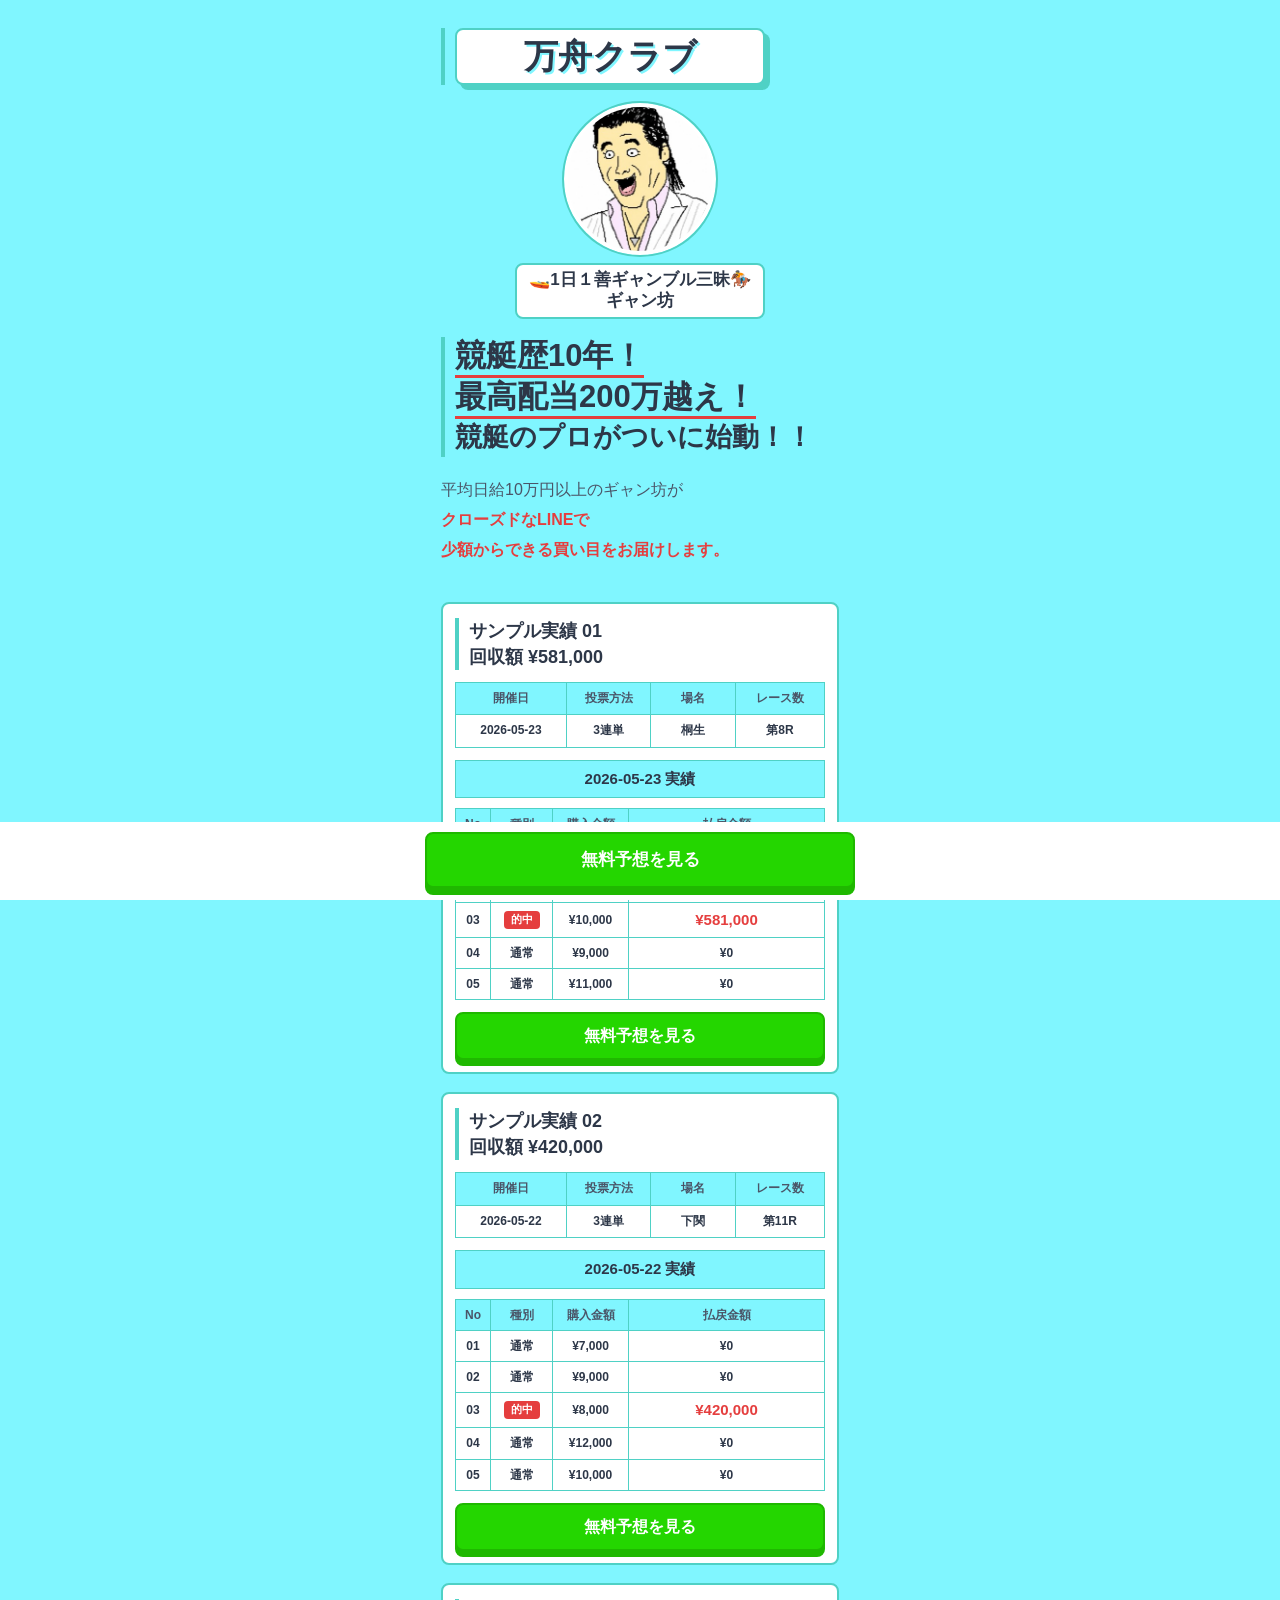
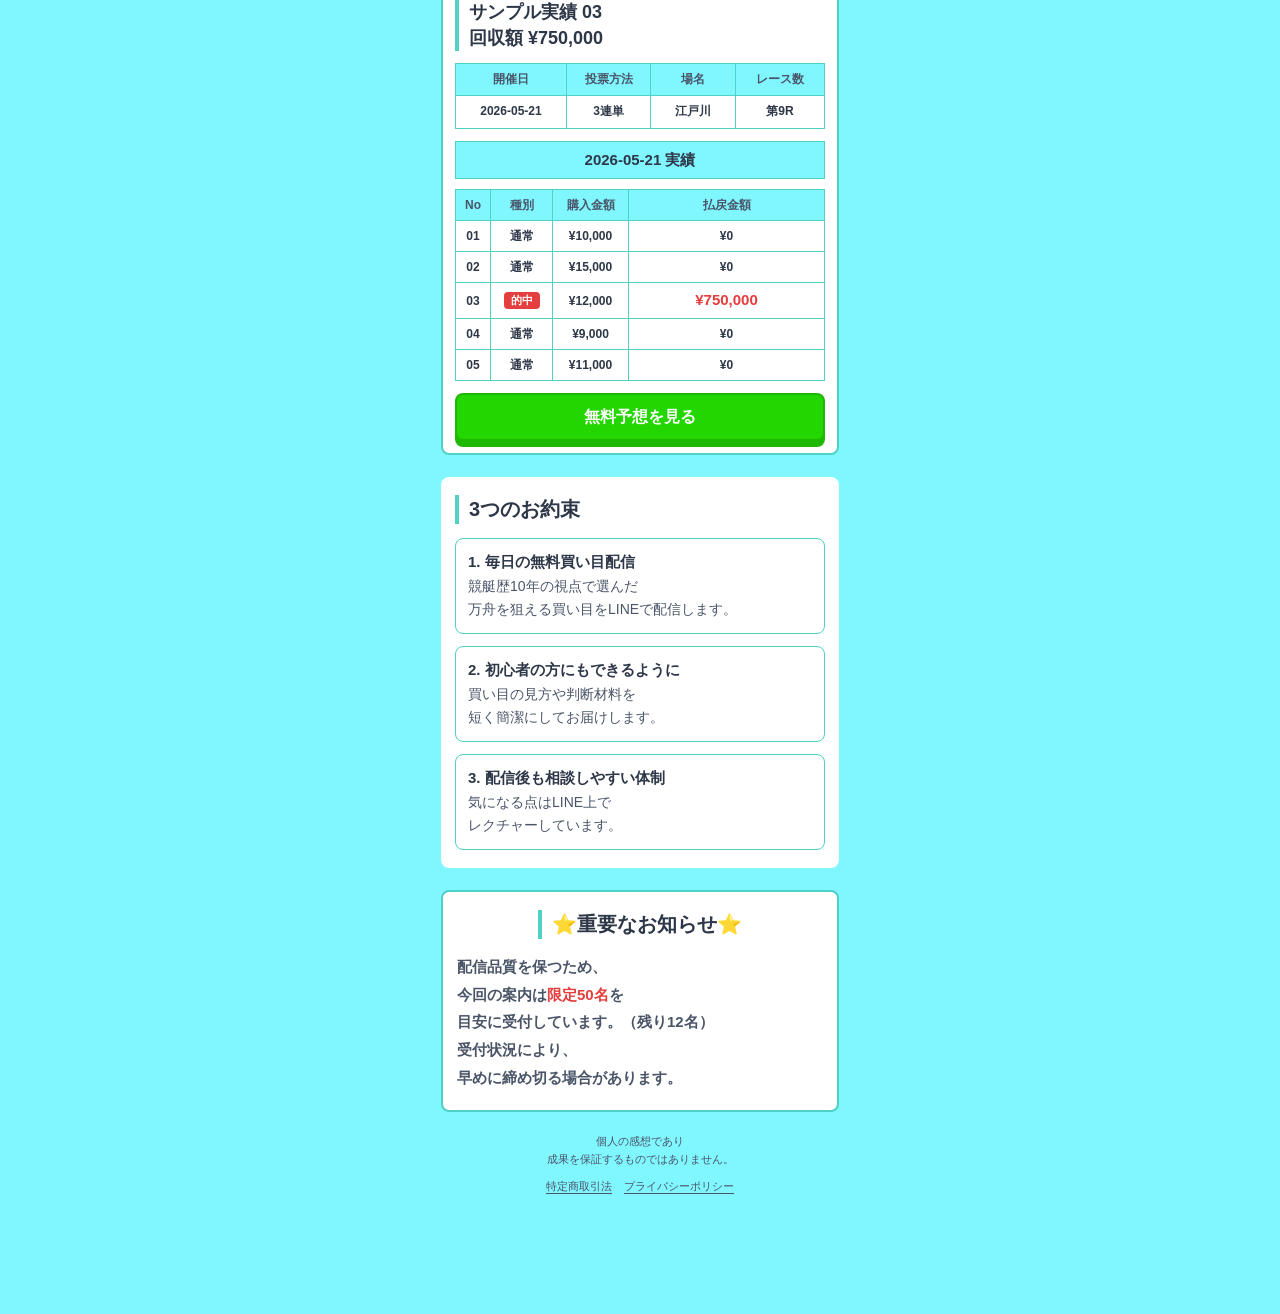
<file: index.html>
<!doctype html>
<html lang="ja"><head>
  <meta charset="utf-8">
  <meta name="viewport" content="width=device-width, initial-scale=1, viewport-fit=cover">
  <title>競艇 LINE友だち追加LP</title>
  <meta name="description" content="競艇の注目レース情報をLINEで受け取れるモバイルLPです。">
  <!-- GTM here -->
  <style>
    :root {
      --bg-primary: #80F6FF;
      --card-bg: #FFFFFF;
      --accent: #4FD1C5;
      --text-primary: #2D3748;
      --text-secondary: #4A5568;
      --alert: #E53E3E;
      --cta-bg: #24D600;
      --cta-hover: #1FB800;
      --font: 'Hiragino Kaku Gothic ProN', 'Hiragino Sans', 'Yu Gothic', sans-serif;
    }

    * {
      box-sizing: border-box;
    }

    html {
      min-width: 320px;
      background: var(--bg-primary);
      color: var(--text-primary);
      font-family: var(--font);
      -webkit-text-size-adjust: 100%;
      text-size-adjust: 100%;
    }

    body {
      margin: 0;
      background: var(--bg-primary);
      color: var(--text-primary);
      font-family: var(--font);
      font-feature-settings: "palt";
      line-height: 1.7;
    }

    a {
      color: inherit;
      text-decoration: none;
    }

    img {
      display: block;
      max-width: 100%;
    }

    .page {
      width: min(100%, 430px);
      margin: 0 auto;
      padding: 18px 16px 118px;
    }

    .hero {
      padding: 10px 0 18px;
      text-align: center;
    }

    .eyebrow {
      margin: 0 0 18px;
      border-left: 4px solid var(--accent);
      padding-left: 10px;
      color: var(--text-primary);
      font-size: 17px;
      font-weight: 700;
      line-height: 1.45;
      text-align: center;
    }

    .brand-title {
      display: inline-block;
      width: min(100%, 310px);
      border: 2px solid var(--accent);
      border-radius: 8px;
      background: var(--card-bg);
      padding: 7px 13px 8px;
      box-shadow: 5px 5px 0 var(--accent);
      color: var(--text-primary);
      font-size: 34px;
      font-weight: 800;
      line-height: 1.12;
      text-align: center;
      text-shadow: 2px 2px 0 var(--bg-primary);
    }

    .hero-person {
      margin: 0 auto 18px;
      text-align: center;
    }

    .hero-icon-frame {
      width: 152px;
      height: 152px;
      margin: 0 auto 8px;
      overflow: hidden;
      border: 4px solid var(--card-bg);
      border-radius: 50%;
      background: var(--card-bg);
      outline: 2px solid var(--accent);
    }

    .hero-icon {
      width: 100%;
      height: 100%;
      object-fit: cover;
      object-position: 50% 12%;
      transform: scale(1.28);
      transform-origin: 50% 16%;
    }

    .name-tag {
      display: inline-block;
      min-width: 94px;
      border: 2px solid var(--accent);
      border-radius: 8px;
      background: var(--card-bg);
      padding: 4px 12px 5px;
      color: var(--text-primary);
      font-size: 17px;
      font-weight: 800;
      line-height: 1.25;
      text-align: center;
    }

    .main-title {
      margin: 0;
      border-left: 4px solid var(--accent);
      padding-left: 10px;
      color: var(--text-primary);
      font-size: 28px;
      font-weight: 800;
      letter-spacing: 0;
      line-height: 1.36;
      text-align: left;
    }

    .title-emphasis {
      display: inline-block;
      border-bottom: 3px solid var(--alert);
      color: var(--text-primary);
      font-size: 31px;
      font-weight: 800;
      line-height: 1.24;
    }

    .title-tail {
      font-size: 27px;
      font-weight: 800;
      line-height: 1.38;
    }

    .lead {
      margin: 18px 0 0;
      color: var(--text-secondary);
      font-size: 16px;
      font-weight: 500;
      line-height: 1.9;
      text-align: left;
    }

    .lead strong {
      color: var(--alert);
      font-weight: 800;
    }

    .br {
      display: block;
    }

    .nowrap {
      white-space: nowrap;
    }

    .results {
      display: grid;
      gap: 18px;
      margin-top: 18px;
    }

    .result-card {
      position: relative;
      overflow: hidden;
      border: 2px solid var(--accent);
      border-radius: 8px;
      background: var(--card-bg);
      padding: 14px 12px 72px;
    }

    .result-card-title {
      margin: 0 0 12px;
      border-left: 4px solid var(--accent);
      padding-left: 10px;
      color: var(--text-primary);
      font-size: 18px;
      font-weight: 800;
      line-height: 1.45;
    }

    .meta-table,
    .data-table {
      width: 100%;
      border-collapse: collapse;
      table-layout: fixed;
      color: var(--text-primary);
      font-variant-numeric: tabular-nums;
    }

    .meta-table {
      margin-bottom: 12px;
      border: 1px solid var(--accent);
      font-size: 12px;
      line-height: 1.45;
    }

    .meta-table th,
    .meta-table td {
      border: 1px solid var(--accent);
      padding: 7px 2px;
      text-align: center;
      vertical-align: middle;
      white-space: nowrap;
    }

    .meta-table th:nth-child(1),
    .meta-table td:nth-child(1) {
      width: 92px;
    }

    .meta-table th:nth-child(2),
    .meta-table td:nth-child(2) {
      width: 70px;
    }

    .meta-table th:nth-child(3),
    .meta-table td:nth-child(3) {
      width: 70px;
    }

    .meta-table th:nth-child(4),
    .meta-table td:nth-child(4) {
      width: 74px;
    }

    .meta-table th {
      background: var(--bg-primary);
      color: var(--text-secondary);
      font-weight: 700;
    }

    .meta-table td {
      background: var(--card-bg);
      font-weight: 800;
    }

    .date-band {
      margin: 0 0 10px;
      border: 1px solid var(--accent);
      background: var(--bg-primary);
      padding: 8px 10px;
      color: var(--text-primary);
      font-size: 15px;
      font-weight: 800;
      line-height: 1.35;
      text-align: center;
    }

    .data-table {
      border: 1px solid var(--accent);
      font-size: 12px;
      line-height: 1.35;
    }

    .data-table th,
    .data-table td {
      border: 1px solid var(--accent);
      padding: 7px 3px;
      text-align: center;
      vertical-align: middle;
    }

    .data-table th {
      background: var(--bg-primary);
      color: var(--text-secondary);
      font-weight: 800;
      white-space: nowrap;
    }

    .data-table td {
      background: var(--card-bg);
      font-weight: 700;
      white-space: nowrap;
    }

    .data-table col:nth-child(1) {
      width: 35px;
    }

    .data-table col:nth-child(2) {
      width: 62px;
    }

    .data-table col:nth-child(3) {
      width: 76px;
    }

    .hit-badge {
      display: inline-block;
      min-width: 36px;
      border-radius: 4px;
      background: var(--alert);
      padding: 2px 5px;
      color: var(--card-bg);
      font-size: 11px;
      font-weight: 800;
      line-height: 1.25;
    }

    .payout {
      color: var(--text-primary);
      font-size: 12px;
      font-weight: 800;
    }

    .payout-hit {
      color: var(--alert);
      font-size: 15px;
      font-weight: 800;
      letter-spacing: 0;
    }

    .result-cta {
      position: absolute;
      right: 12px;
      bottom: 12px;
      left: 12px;
      display: flex;
      min-height: 48px;
      align-items: center;
      justify-content: center;
      border-radius: 8px;
      border: 2px solid var(--cta-hover);
      background: var(--cta-bg);
      box-shadow: 0 6px 0 var(--cta-hover);
      color: var(--card-bg);
      font-size: 16px;
      font-weight: 800;
      line-height: 1.35;
      text-align: center;
      transition: transform 120ms ease, box-shadow 120ms ease, background 120ms ease;
    }

    .result-cta:hover,
    .result-cta:focus-visible,
    .fixed-cta-button:hover,
    .fixed-cta-button:focus-visible {
      background: var(--cta-hover);
    }

    .section {
      margin-top: 22px;
      border-radius: 8px;
      background: var(--card-bg);
      padding: 18px 14px;
    }

    .section-title {
      margin: 0 0 14px;
      border-left: 4px solid var(--accent);
      padding-left: 10px;
      color: var(--text-primary);
      font-size: 20px;
      font-weight: 800;
      line-height: 1.45;
    }

    .promise-list {
      display: grid;
      gap: 12px;
      margin: 0;
      padding: 0;
      list-style: none;
    }

    .promise-list li {
      border: 1px solid var(--accent);
      border-radius: 8px;
      padding: 12px;
      color: var(--text-secondary);
      font-size: 14px;
      line-height: 1.65;
    }

    .promise-list strong {
      display: block;
      margin-bottom: 2px;
      color: var(--text-primary);
      font-size: 15px;
      font-weight: 800;
      line-height: 1.45;
    }

    .notice {
      border: 2px solid var(--accent);
      text-align: center;
    }

    .notice .section-title {
      display: inline-block;
      margin-right: auto;
      margin-left: auto;
      text-align: left;
    }

    .notice p {
      margin: 0;
      color: var(--text-secondary);
      font-size: 15px;
      font-weight: 600;
      line-height: 1.85;
      text-align: left;
    }

    .notice strong {
      color: var(--alert);
      font-weight: 800;
    }

    .footer {
      margin-top: 20px;
      padding: 0 4px;
      color: var(--text-secondary);
      font-size: 11px;
      line-height: 1.7;
      text-align: center;
    }

    .footer p {
      margin: 0 0 8px;
    }

    .footer-links {
      display: flex;
      justify-content: center;
      gap: 12px;
    }

    .footer-links a {
      text-decoration: underline;
      text-decoration-color: var(--text-secondary);
      text-underline-offset: 3px;
    }

    .fixed-cta {
      position: fixed;
      right: 0;
      bottom: 0;
      left: 0;
      z-index: 10;
      width: 100%;
      background: var(--card-bg);
      padding: 10px 16px;
      padding-bottom: max(12px, env(safe-area-inset-bottom));
    }

    .fixed-cta-inner {
      width: min(100%, 430px);
      margin: 0 auto;
    }

    .fixed-cta-button {
      display: flex;
      min-height: 56px;
      align-items: center;
      justify-content: center;
      border-radius: 8px;
      border: 2px solid var(--cta-hover);
      background: var(--cta-bg);
      box-shadow: 0 7px 0 var(--cta-hover);
      color: var(--card-bg);
      font-size: 17px;
      font-weight: 800;
      line-height: 1.35;
      text-align: center;
      transition: transform 120ms ease, box-shadow 120ms ease, background 120ms ease;
    }

    .result-cta:active,
    .fixed-cta-button:active {
      transform: translateY(4px);
      box-shadow: 0 2px 0 var(--cta-hover);
    }

    @media (max-width: 374px) {
      .page {
        padding-right: 12px;
        padding-left: 12px;
      }

      .main-title {
        font-size: 26px;
      }

      .brand-title,
      .title-emphasis {
        font-size: 29px;
      }

      .hero-icon-frame {
        width: 144px;
        height: 144px;
      }

      .title-tail {
        font-size: 25px;
      }

      .data-table {
        font-size: 11px;
      }

      .payout-hit {
        font-size: 14px;
      }
    }
  </style>
</head>
<body>
  <!-- GTM here -->
  <main class="page">
    <header class="hero">
      <h2 class="eyebrow">
        <span class="br brand-title" data-edit="eyebrow-1">万舟クラブ</span>
        <span class="br" data-edit="eyebrow-2"></span>
      </h2>
      <figure class="hero-person">
        <div class="hero-icon-frame">
          <img class="hero-icon" src="./assets/gambo.jpg" alt="ギャン坊の似顔絵アイコン" loading="lazy" width="152" height="152">
        </div>
        <figcaption class="name-tag">
          <span class="br" data-edit="hero-name-1">🚤1日１善ギャンブル三昧🏇</span>
          <span class="br" data-edit="hero-name">ギャン坊</span>
        </figcaption>
      </figure>
      <h1 class="main-title">
        <span class="br"><span class="title-emphasis" data-edit="main-title-1">競艇歴10年！</span></span>
        <span class="br"><span class="title-emphasis" data-edit="main-title-2">最高配当200万越え！</span></span>
        <span class="br title-tail" data-edit="main-title-3">競艇のプロがついに始動！！</span>
      </h1>
      <p class="lead">
        <span class="br" data-edit="lead-1">平均日給10万円以上のギャン坊が</span>
        <span class="br"><strong data-edit="lead-strong-1">クローズドなLINEで</strong></span>
        <span class="br"><strong data-edit="lead-strong-2">少額からできる買い目をお届けします。</strong></span>
        <span class="br" data-edit="lead-2"></span>
      </p>
    </header>

    <section class="results" aria-label="実績カード">
      <article class="result-card" data-result-card="1">
        <h2 class="result-card-title">
          <span class="br" data-edit="result-title-1">サンプル実績 01</span>
          <span class="br">回収額 <span class="nowrap" data-amount-1="">¥581,000</span></span>
        </h2>
        <table class="meta-table" aria-label="実績01 メタ情報">
          <thead>
            <tr>
              <th scope="col">開催日</th>
              <th scope="col">投票方法</th>
              <th scope="col">場名</th>
              <th scope="col">レース数</th>
            </tr>
          </thead>
          <tbody>
            <tr>
              <td data-result-date-1="">2026-05-23</td>
              <td>3連単</td>
              <td data-result-place-1="">桐生</td>
              <td data-result-race-1="">第8R</td>
            </tr>
          </tbody>
        </table>
        <p class="date-band"><span class="nowrap" data-date-band-1="">2026-05-23</span> 実績</p>
        <table class="data-table" aria-label="実績01 データ">
          <colgroup>
            <col>
            <col>
            <col>
            <col>
          </colgroup>
          <thead>
            <tr>
              <th scope="col">No</th>
              <th scope="col">種別</th>
              <th scope="col">購入金額</th>
              <th scope="col">払戻金額</th>
            </tr>
          </thead>
          <tbody>
            <tr>
              <td>01</td>
              <td>通常</td>
              <td>¥8,000</td>
              <td class="payout">¥0</td>
            </tr>
            <tr>
              <td>02</td>
              <td>通常</td>
              <td>¥12,000</td>
              <td class="payout">¥0</td>
            </tr>
            <tr>
              <td>03</td>
              <td><span class="hit-badge">的中</span></td>
              <td>¥10,000</td>
              <td class="payout-hit" data-amount-1="">¥581,000</td>
            </tr>
            <tr>
              <td>04</td>
              <td>通常</td>
              <td>¥9,000</td>
              <td class="payout">¥0</td>
            </tr>
            <tr>
              <td>05</td>
              <td>通常</td>
              <td>¥11,000</td>
              <td class="payout">¥0</td>
            </tr>
          </tbody>
        </table>
        <a class="result-cta" href="http://bit.ly/4nIN410" data-cv="line">
          <span data-edit="cta-label">無料予想を見る</span>
        </a>
      </article>

      <article class="result-card" data-result-card="2">
        <h2 class="result-card-title">
          <span class="br" data-edit="result-title-2">サンプル実績 02</span>
          <span class="br">回収額 <span class="nowrap" data-amount-2="">¥420,000</span></span>
        </h2>
        <table class="meta-table" aria-label="実績02 メタ情報">
          <thead>
            <tr>
              <th scope="col">開催日</th>
              <th scope="col">投票方法</th>
              <th scope="col">場名</th>
              <th scope="col">レース数</th>
            </tr>
          </thead>
          <tbody>
            <tr>
              <td data-result-date-2="">2026-05-22</td>
              <td>3連単</td>
              <td data-result-place-2="">下関</td>
              <td data-result-race-2="">第11R</td>
            </tr>
          </tbody>
        </table>
        <p class="date-band"><span class="nowrap" data-date-band-2="">2026-05-22</span> 実績</p>
        <table class="data-table" aria-label="実績02 データ">
          <colgroup>
            <col>
            <col>
            <col>
            <col>
          </colgroup>
          <thead>
            <tr>
              <th scope="col">No</th>
              <th scope="col">種別</th>
              <th scope="col">購入金額</th>
              <th scope="col">払戻金額</th>
            </tr>
          </thead>
          <tbody>
            <tr>
              <td>01</td>
              <td>通常</td>
              <td>¥7,000</td>
              <td class="payout">¥0</td>
            </tr>
            <tr>
              <td>02</td>
              <td>通常</td>
              <td>¥9,000</td>
              <td class="payout">¥0</td>
            </tr>
            <tr>
              <td>03</td>
              <td><span class="hit-badge">的中</span></td>
              <td>¥8,000</td>
              <td class="payout-hit" data-amount-2="">¥420,000</td>
            </tr>
            <tr>
              <td>04</td>
              <td>通常</td>
              <td>¥12,000</td>
              <td class="payout">¥0</td>
            </tr>
            <tr>
              <td>05</td>
              <td>通常</td>
              <td>¥10,000</td>
              <td class="payout">¥0</td>
            </tr>
          </tbody>
        </table>
        <a class="result-cta" href="http://bit.ly/4nIN410" data-cv="line">
          <span data-edit="cta-label">無料予想を見る</span>
        </a>
      </article>

      <article class="result-card" data-result-card="3">
        <h2 class="result-card-title">
          <span class="br" data-edit="result-title-3">サンプル実績 03</span>
          <span class="br">回収額 <span class="nowrap" data-amount-3="">¥750,000</span></span>
        </h2>
        <table class="meta-table" aria-label="実績03 メタ情報">
          <thead>
            <tr>
              <th scope="col">開催日</th>
              <th scope="col">投票方法</th>
              <th scope="col">場名</th>
              <th scope="col">レース数</th>
            </tr>
          </thead>
          <tbody>
            <tr>
              <td data-result-date-3="">2026-05-21</td>
              <td>3連単</td>
              <td data-result-place-3="">江戸川</td>
              <td data-result-race-3="">第9R</td>
            </tr>
          </tbody>
        </table>
        <p class="date-band"><span class="nowrap" data-date-band-3="">2026-05-21</span> 実績</p>
        <table class="data-table" aria-label="実績03 データ">
          <colgroup>
            <col>
            <col>
            <col>
            <col>
          </colgroup>
          <thead>
            <tr>
              <th scope="col">No</th>
              <th scope="col">種別</th>
              <th scope="col">購入金額</th>
              <th scope="col">払戻金額</th>
            </tr>
          </thead>
          <tbody>
            <tr>
              <td>01</td>
              <td>通常</td>
              <td>¥10,000</td>
              <td class="payout">¥0</td>
            </tr>
            <tr>
              <td>02</td>
              <td>通常</td>
              <td>¥15,000</td>
              <td class="payout">¥0</td>
            </tr>
            <tr>
              <td>03</td>
              <td><span class="hit-badge">的中</span></td>
              <td>¥12,000</td>
              <td class="payout-hit" data-amount-3="">¥750,000</td>
            </tr>
            <tr>
              <td>04</td>
              <td>通常</td>
              <td>¥9,000</td>
              <td class="payout">¥0</td>
            </tr>
            <tr>
              <td>05</td>
              <td>通常</td>
              <td>¥11,000</td>
              <td class="payout">¥0</td>
            </tr>
          </tbody>
        </table>
        <a class="result-cta" href="http://bit.ly/4nIN410" data-cv="line">
          <span data-edit="cta-label">無料予想を見る</span>
        </a>
      </article>
    </section>

    <section class="section" aria-labelledby="promise-title">
      <h2 class="section-title" id="promise-title">
        <span class="br" data-edit="promise-heading">3つのお約束</span>
      </h2>
      <ol class="promise-list">
        <li>
          <strong data-edit="promise-1-title">1. 毎日の無料買い目配信</strong>
          <span class="br" data-edit="promise-1-line-1">競艇歴10年の視点で選んだ</span>
          <span class="br" data-edit="promise-1-line-2">万舟を狙える買い目をLINEで配信します。</span>
        </li>
        <li>
          <strong data-edit="promise-2-title">2. 初心者の方にもできるように</strong>
          <span class="br" data-edit="promise-2-line-1">買い目の見方や判断材料を</span>
          <span class="br" data-edit="promise-2-line-2">短く簡潔にしてお届けします。</span>
        </li>
        <li>
          <strong data-edit="promise-3-title">3. 配信後も相談しやすい体制</strong>
          <span class="br" data-edit="promise-3-line-1">気になる点はLINE上で</span>
          <span class="br" data-edit="promise-3-line-2">レクチャーしています。</span>
        </li>
      </ol>
    </section>

    <section class="section notice" aria-labelledby="notice-title">
      <h2 class="section-title" id="notice-title">
        <span class="br" data-edit="notice-heading">⭐重要なお知らせ⭐</span>
      </h2>
      <p>
        <span class="br" data-edit="notice-line-1">配信品質を保つため、</span>
        <span class="br">今回の案内は<strong data-edit="notice-limit">限定50名</strong>を</span>
        <span class="br" data-edit="notice-line-2">目安に受付しています。（残り12名）</span>
        <span class="br" data-edit="notice-line-3">受付状況により、</span>
        <span class="br" data-edit="notice-line-4">早めに締め切る場合があります。</span>
      </p>
    </section>

    <footer class="footer">
      <p>
        <span class="br" data-edit="footer-note-1">個人の感想であり</span>
        <span class="br" data-edit="footer-note-2">成果を保証するものではありません。</span>
      </p>
      <nav class="footer-links" aria-label="フッターリンク">
        <a href="#" data-cv="line">特定商取引法</a>
        <a href="#" data-cv="line">プライバシーポリシー</a>
      </nav>
    </footer>
  </main>

  <div class="fixed-cta">
    <div class="fixed-cta-inner">
      <a class="fixed-cta-button" href="http://bit.ly/4nIN410" data-cv="line">
        <span data-edit="cta-label">無料予想を見る</span>
      </a>
    </div>
  </div>

  <script>
    (function () {
      var lineButtons = document.querySelectorAll('.result-cta[data-cv="line"], .fixed-cta-button[data-cv="line"]');

      lineButtons.forEach(function (button) {
        button.addEventListener('click', function () {
          if (typeof window.gtag === 'function') {
            window.gtag('event', 'line_friend_add');
          }
        });
      });

      window.updateResultData = function (results) {
        Object.keys(results || {}).forEach(function (key) {
          var item = results[key] || {};
          var card = document.querySelector('[data-result-card="' + key + '"]');

          if (!card) {
            return;
          }

          if (item.amount) {
            document.querySelectorAll('[data-amount-' + key + ']').forEach(function (node) {
              node.textContent = item.amount;
            });
          }

          if (item.date) {
            document.querySelectorAll('[data-result-date-' + key + '], [data-date-band-' + key + ']').forEach(function (node) {
              node.textContent = item.date;
            });
          }

          if (item.place) {
            document.querySelectorAll('[data-result-place-' + key + ']').forEach(function (node) {
              node.textContent = item.place;
            });
          }

          if (item.race) {
            document.querySelectorAll('[data-result-race-' + key + ']').forEach(function (node) {
              node.textContent = item.race;
            });
          }
        });
      };
    })();
  </script>







</body></html>
</file>
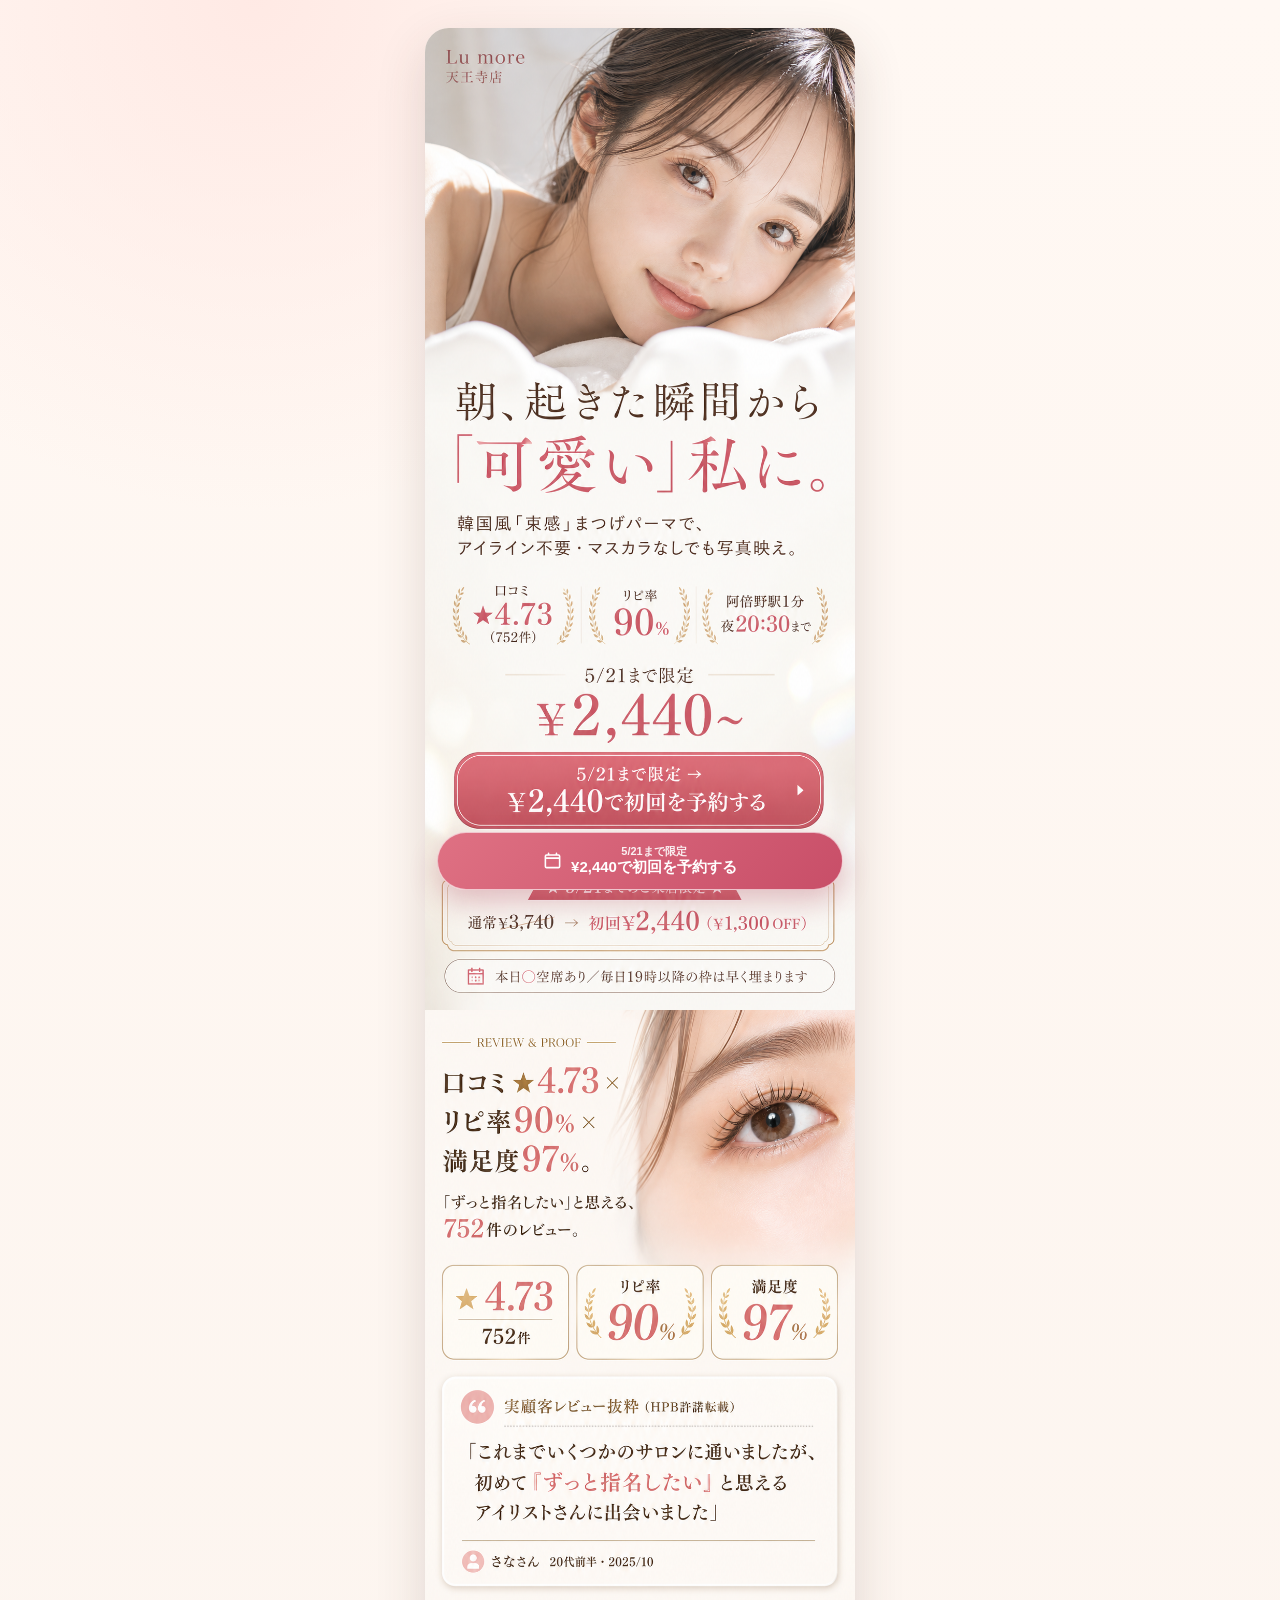
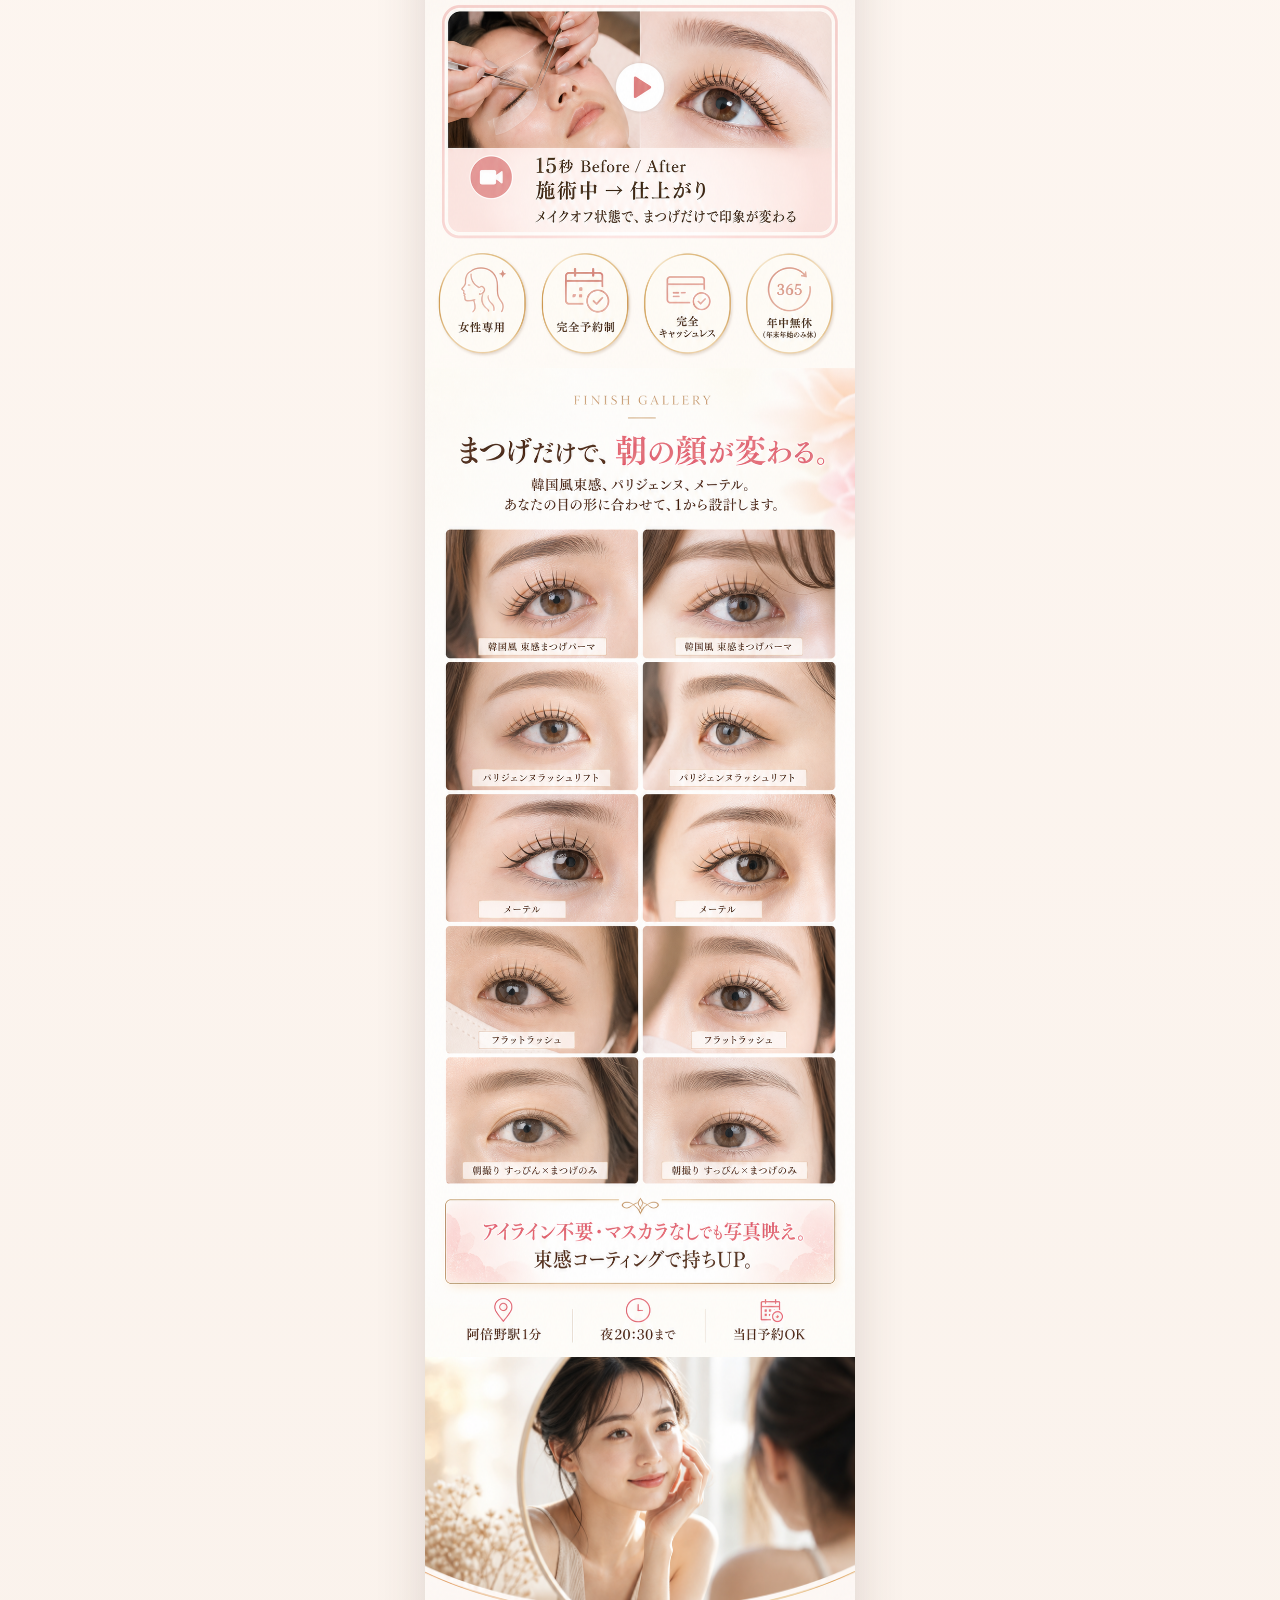
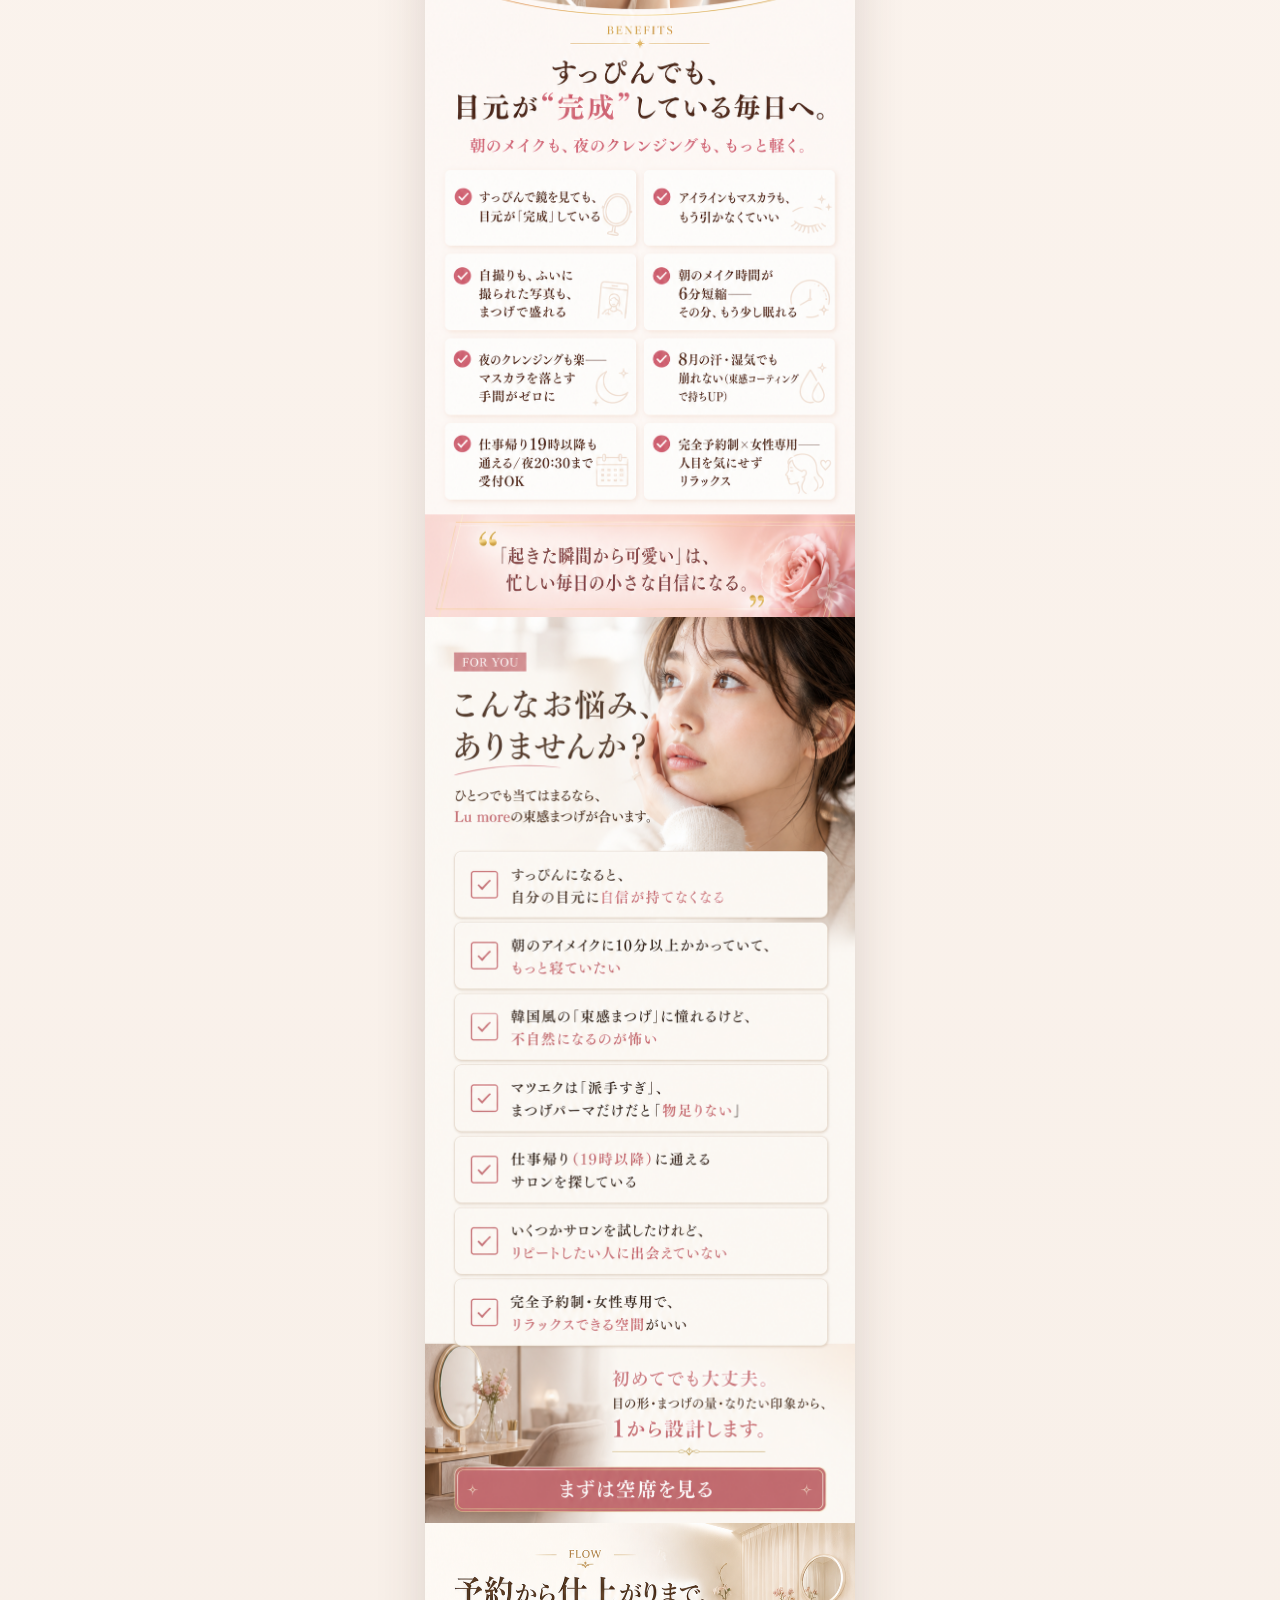
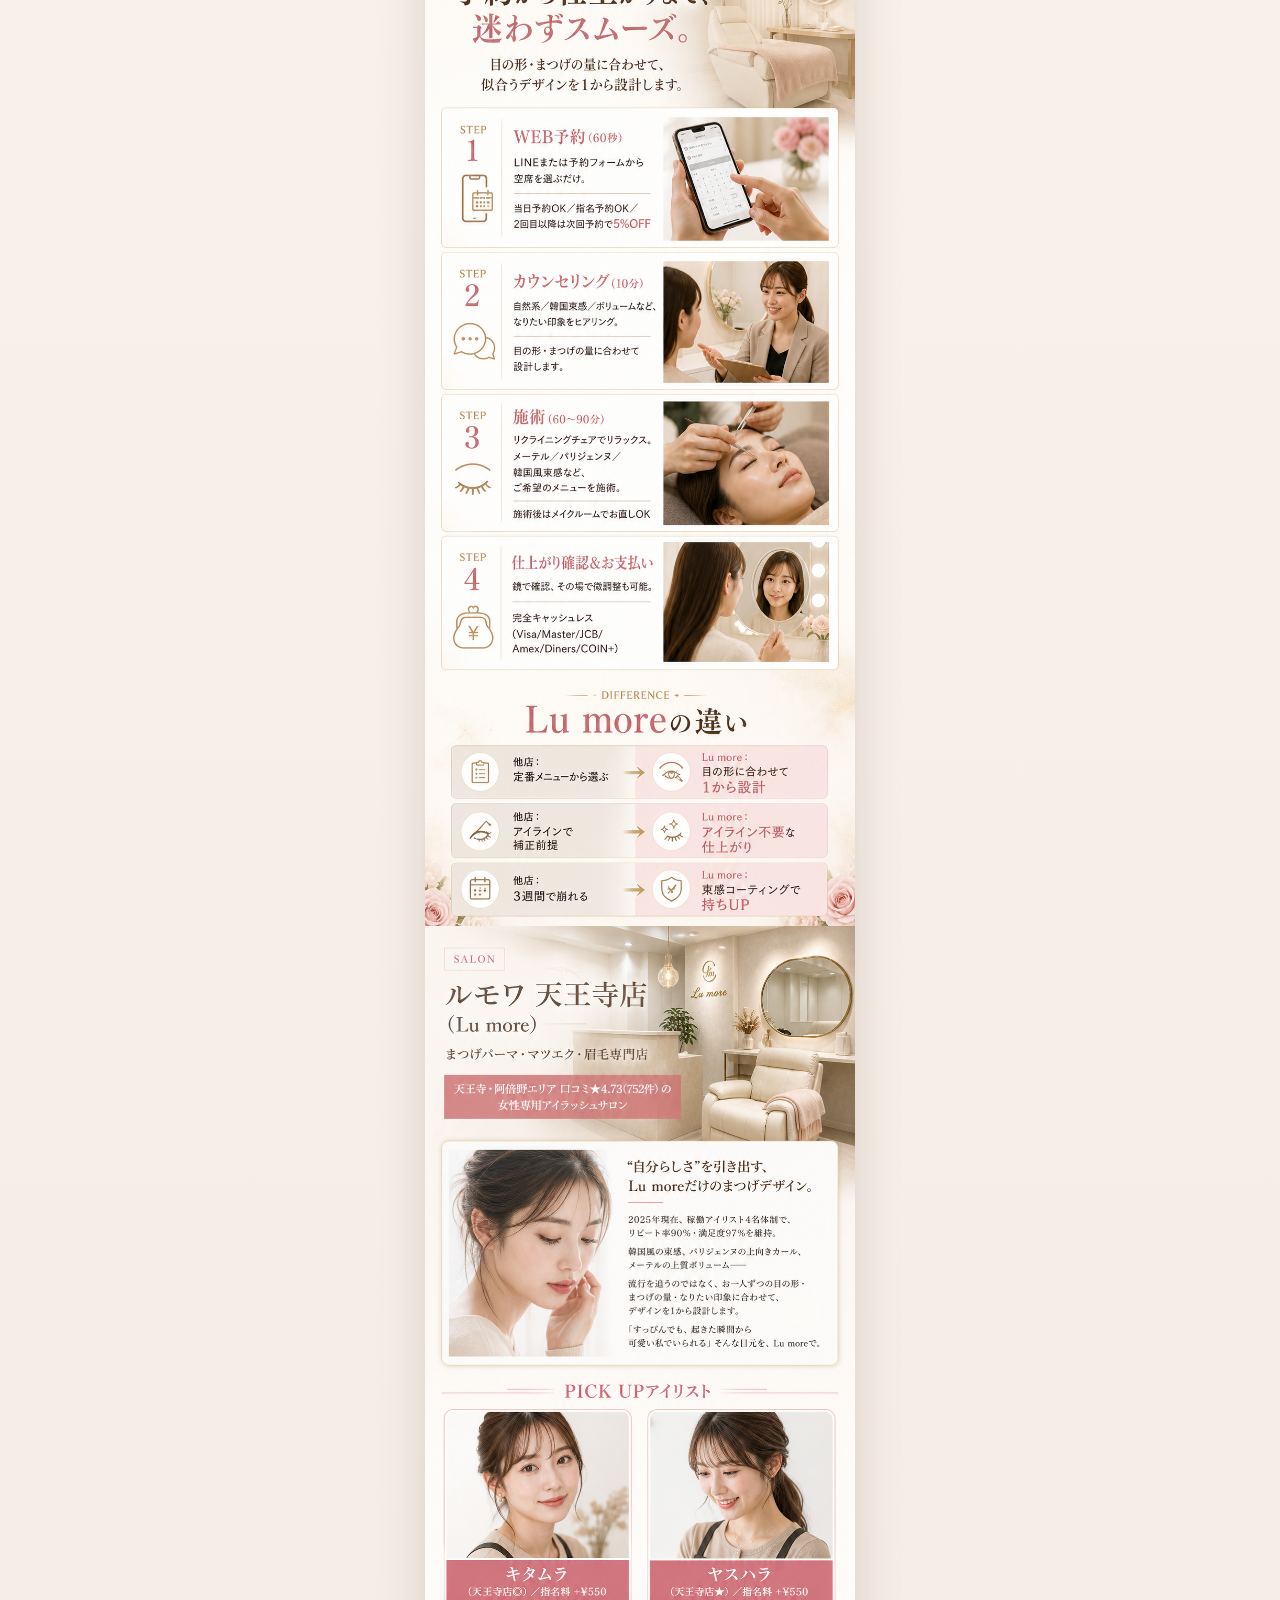
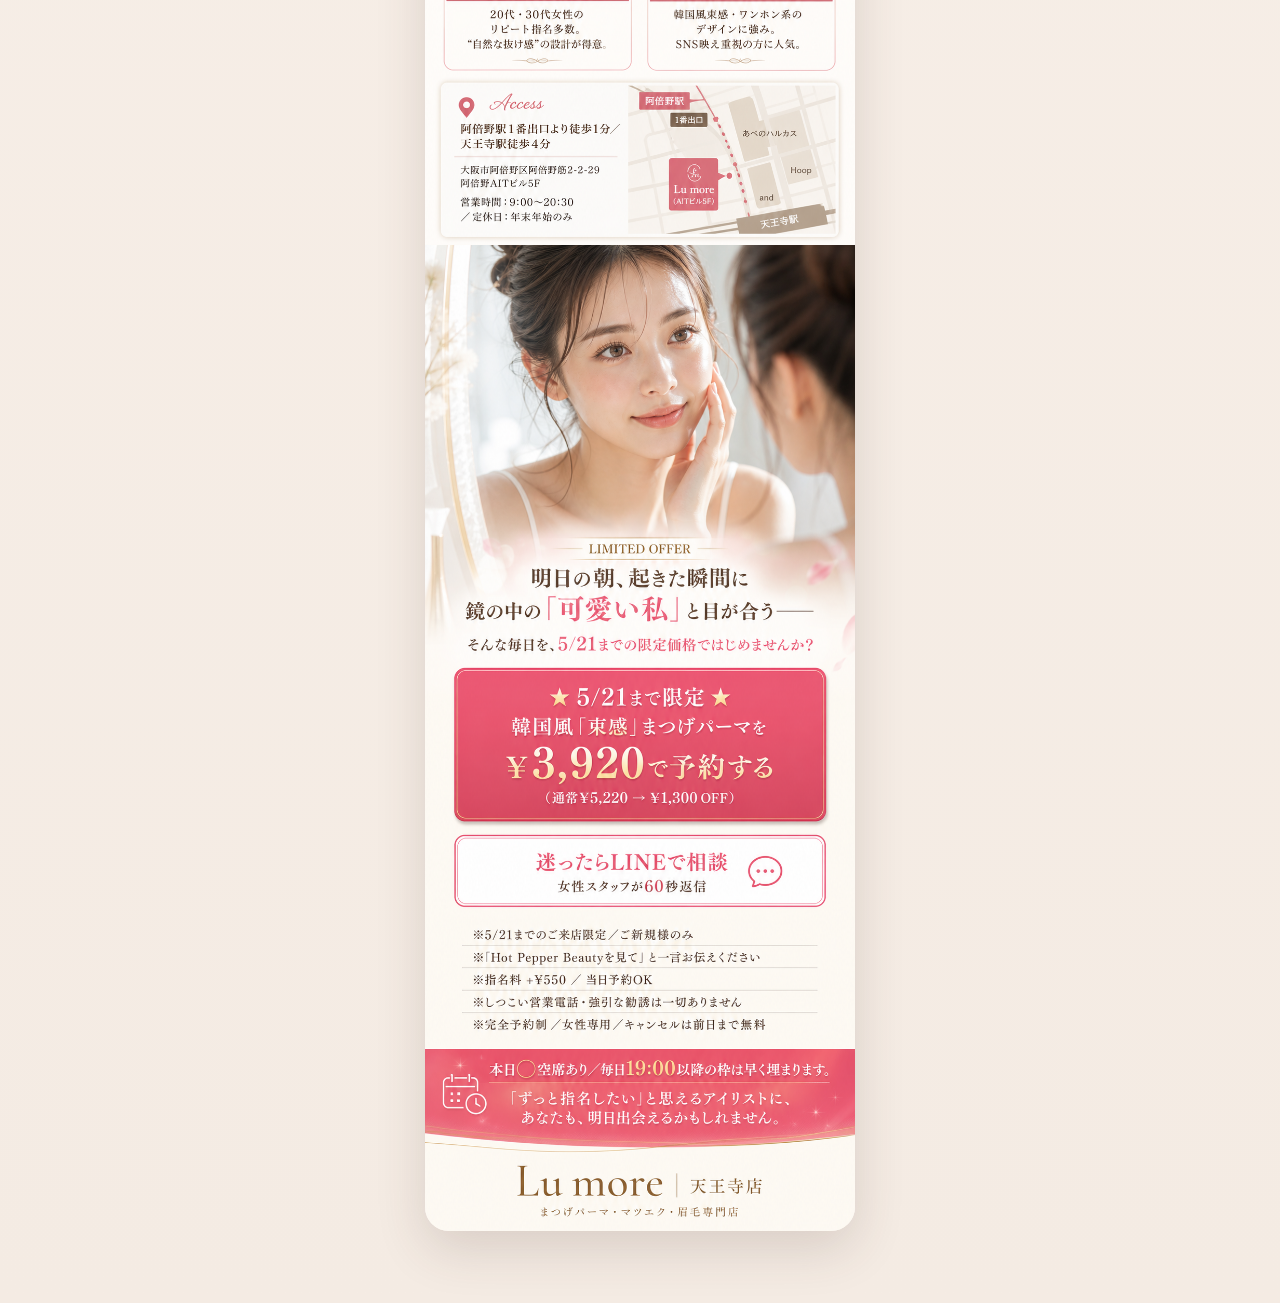
<file: lumore-mobile-lp/index.html>
<!doctype html>
<html lang="ja">
<head>
  <meta charset="utf-8">
  <meta name="viewport" content="width=device-width, initial-scale=1">
  <title>Lu more 天王寺店 | スマホLPプレビュー</title>
  <meta name="description" content="Lu more 天王寺店のスマホLP画像スライスプレビュー。">
  <style>
    :root {
      --rose: #cf5d72;
      --rose-dark: #a74458;
      --brown: #4c3329;
      --ivory: #fffaf4;
      --gold: #c8a45d;
      --shadow: 0 18px 50px rgba(76, 51, 41, .16);
    }

    * {
      box-sizing: border-box;
    }

    body {
      margin: 0;
      min-height: 100vh;
      background:
        radial-gradient(circle at 20% 0%, rgba(255, 232, 227, .9), transparent 32rem),
        linear-gradient(180deg, #fff8f3 0%, #f4ebe3 100%);
      color: var(--brown);
      font-family: -apple-system, BlinkMacSystemFont, "Hiragino Sans", "Yu Gothic", "YuGothic", sans-serif;
    }

    .page {
      width: min(100%, 430px);
      margin: 0 auto;
      background: var(--ivory);
      box-shadow: var(--shadow);
      position: relative;
      overflow: hidden;
    }

    .slice {
      position: relative;
      line-height: 0;
      background: var(--ivory);
    }

    .slice img {
      display: block;
      width: 100%;
      height: auto;
      margin: 0;
      border: 0;
    }

    .hotspot {
      position: absolute;
      display: block;
      border: 0;
      border-radius: 999px;
      background: rgba(255, 255, 255, 0);
      cursor: pointer;
      appearance: none;
      padding: 0;
    }

    .hotspot:focus-visible,
    .fixed-cta:focus-visible,
    .modal button:focus-visible {
      outline: 3px solid rgba(207, 93, 114, .52);
      outline-offset: 3px;
    }

    .hero-cta {
      left: 8%;
      top: 70.8%;
      width: 84%;
      height: 8.2%;
    }

    .proof-video {
      left: 4%;
      top: 61.2%;
      width: 92%;
      height: 22.8%;
      border-radius: 18px;
    }

    .for-you-cta {
      left: 8%;
      bottom: 1.7%;
      width: 84%;
      height: 6.5%;
    }

    .final-main {
      left: 7%;
      top: 42.5%;
      width: 86%;
      height: 14%;
    }

    .final-line {
      left: 7%;
      top: 59.6%;
      width: 86%;
      height: 8.4%;
    }

    .fixed-cta {
      position: fixed;
      z-index: 10;
      left: 50%;
      bottom: max(10px, env(safe-area-inset-bottom));
      transform: translateX(-50%);
      width: min(calc(100% - 24px), 406px);
      min-height: 54px;
      border: 1px solid rgba(255, 255, 255, .62);
      border-radius: 999px;
      background: linear-gradient(135deg, #df7183 0%, #c84e68 100%);
      color: #fff;
      box-shadow: 0 12px 28px rgba(173, 67, 87, .32);
      display: flex;
      align-items: center;
      justify-content: center;
      gap: 9px;
      padding: 12px 18px;
      font-weight: 800;
      letter-spacing: 0;
      text-decoration: none;
    }

    .fixed-cta small {
      display: block;
      font-size: 11px;
      font-weight: 600;
      opacity: .9;
    }

    .fixed-cta span {
      display: block;
      font-size: 15px;
      line-height: 1.25;
      text-align: center;
    }

    .fixed-cta svg {
      flex: 0 0 auto;
    }

    .sr-only {
      position: absolute;
      width: 1px;
      height: 1px;
      padding: 0;
      margin: -1px;
      overflow: hidden;
      clip: rect(0, 0, 0, 0);
      white-space: nowrap;
      border: 0;
    }

    .modal-backdrop {
      position: fixed;
      inset: 0;
      z-index: 30;
      display: none;
      place-items: center;
      padding: 20px;
      background: rgba(50, 34, 30, .34);
      backdrop-filter: blur(4px);
    }

    .modal-backdrop.is-open {
      display: grid;
    }

    .modal {
      width: min(100%, 360px);
      border-radius: 20px;
      background: #fffaf6;
      border: 1px solid rgba(200, 164, 93, .5);
      box-shadow: 0 18px 60px rgba(76, 51, 41, .24);
      padding: 24px 20px 18px;
      text-align: center;
    }

    .modal h2 {
      margin: 0 0 10px;
      color: var(--rose-dark);
      font-family: "Hiragino Mincho ProN", "Yu Mincho", serif;
      font-size: 22px;
      line-height: 1.35;
      letter-spacing: 0;
    }

    .modal p {
      margin: 0 0 18px;
      font-size: 14px;
      line-height: 1.8;
    }

    .modal button {
      border: 0;
      border-radius: 999px;
      background: var(--brown);
      color: #fff;
      min-width: 160px;
      min-height: 44px;
      padding: 10px 18px;
      font-size: 14px;
      font-weight: 700;
      cursor: pointer;
    }

    @media (min-width: 768px) {
      body {
        padding: 28px 0 72px;
      }

      .page {
        border-radius: 24px;
      }
    }
  </style>
</head>
<body>
  <main class="page" aria-label="Lu more 天王寺店 スマホLP">
    <section class="slice">
      <img src="assets/slices/01-first-view.png" alt="朝、起きた瞬間から可愛い私に。Lu more 天王寺店のファーストビュー">
      <button class="hotspot hero-cta" type="button" data-modal="booking" aria-label="5/21まで限定、初回を予約する"></button>
    </section>

    <section class="slice">
      <img src="assets/slices/02-proof-video.png" alt="口コミ、リピート率、満足度、レビュー、Before After動画の証明セクション">
      <button class="hotspot proof-video" type="button" data-modal="video" aria-label="15秒Before After動画を見る"></button>
    </section>

    <section class="slice">
      <img src="assets/slices/03-finish-gallery.png" alt="韓国風束感まつげパーマ、パリジェンヌ、メーテルなどの仕上がりギャラリー">
    </section>

    <section class="slice">
      <img src="assets/slices/04-benefits.png" alt="すっぴんでも目元が完成している毎日へ。Lu moreで得られるベネフィット">
    </section>

    <section class="slice">
      <img src="assets/slices/05-for-you.png" alt="こんなお悩みありませんか。おすすめの人セクション">
      <button class="hotspot for-you-cta" type="button" data-modal="booking" aria-label="まずは空席を見る"></button>
    </section>

    <section class="slice">
      <img src="assets/slices/06-flow-difference.png" alt="WEB予約、カウンセリング、施術、仕上がり確認と支払いの流れ。Lu moreの違い">
    </section>

    <section class="slice">
      <img src="assets/slices/07-salon-access.png" alt="ルモワ天王寺店のサロン紹介、ピックアップアイリスト、アクセス情報">
    </section>

    <section class="slice">
      <img src="assets/slices/08-final-cta.png" alt="5月21日まで限定価格で韓国風束感まつげパーマを予約する最終CTA">
      <button class="hotspot final-main" type="button" data-modal="booking" aria-label="韓国風束感まつげパーマを予約する"></button>
      <button class="hotspot final-line" type="button" data-modal="line" aria-label="LINEで相談する"></button>
    </section>

    <div class="sr-only">
      <h1>朝、起きた瞬間から「可愛い」私に。</h1>
      <p>韓国風「束感」まつげパーマで、アイライン不要・マスカラなしでも写真映え。口コミ4.73、752件、リピ率90%、阿倍野駅1分、夜20:30まで。5/21まで限定 ¥2,440から。</p>
      <h2>口コミ 4.73 × リピ率90% × 満足度97%。</h2>
      <p>「これまでいくつかのサロンに通いましたが、初めて『ずっと指名したい』と思えるアイリストさんに出会いました」さなさん 20代前半・2025/10。</p>
      <h2>得られるもの</h2>
      <p>すっぴんで鏡を見ても目元が完成している。アイラインもマスカラも引かなくていい。朝のメイク時間が6分短縮。完全予約制、女性専用。</p>
      <h2>ルモワ 天王寺店</h2>
      <p>まつげパーマ、マツエク、眉毛専門店。阿倍野駅1番出口より徒歩1分、天王寺駅徒歩4分。大阪市阿倍野区阿倍野筋2-2-29 阿倍野AITビル5F。営業時間9:00から20:30、定休日は年末年始のみ。</p>
    </div>
  </main>

  <button class="fixed-cta" type="button" data-modal="booking" aria-label="5/21まで限定価格で予約する">
    <svg width="19" height="19" viewBox="0 0 24 24" aria-hidden="true">
      <path fill="currentColor" d="M7 2a1 1 0 0 1 1 1v1h8V3a1 1 0 1 1 2 0v1h1.5A2.5 2.5 0 0 1 22 6.5v13A2.5 2.5 0 0 1 19.5 22h-15A2.5 2.5 0 0 1 2 19.5v-13A2.5 2.5 0 0 1 4.5 4H6V3a1 1 0 0 1 1-1Zm13 8H4v9.5c0 .28.22.5.5.5h15a.5.5 0 0 0 .5-.5V10ZM4.5 6a.5.5 0 0 0-.5.5V8h16V6.5a.5.5 0 0 0-.5-.5h-15Z"/>
    </svg>
    <span><small>5/21まで限定</small>¥2,440で初回を予約する</span>
  </button>

  <div class="modal-backdrop" id="modal" role="dialog" aria-modal="true" aria-labelledby="modal-title">
    <div class="modal">
      <h2 id="modal-title">予約リンクを設定できます</h2>
      <p id="modal-body">ここにHot Pepper Beauty、LINE、動画URLなどを接続します。現時点では営業用プレビューのため、仮モーダルで表示しています。</p>
      <button type="button" id="modal-close">閉じる</button>
    </div>
  </div>

  <script>
    const modal = document.getElementById("modal");
    const modalTitle = document.getElementById("modal-title");
    const modalBody = document.getElementById("modal-body");
    const closeButton = document.getElementById("modal-close");

    const content = {
      booking: [
        "予約リンクを設定できます",
        "Hot Pepper Beautyや予約フォームのURLを受け取り次第、このCTAから直接遷移できるようにします。"
      ],
      video: [
        "Before / After動画枠",
        "15秒の施術動画またはリールURLを受け取り次第、ここで再生できるようにします。"
      ],
      line: [
        "LINE相談リンクを設定できます",
        "LINE公式アカウントのURLを接続すれば、迷っている方の相談導線として使えます。"
      ]
    };

    document.querySelectorAll("[data-modal]").forEach((trigger) => {
      trigger.addEventListener("click", () => {
        const [title, body] = content[trigger.dataset.modal] || content.booking;
        modalTitle.textContent = title;
        modalBody.textContent = body;
        modal.classList.add("is-open");
        closeButton.focus();
      });
    });

    closeButton.addEventListener("click", () => modal.classList.remove("is-open"));
    modal.addEventListener("click", (event) => {
      if (event.target === modal) modal.classList.remove("is-open");
    });
    window.addEventListener("keydown", (event) => {
      if (event.key === "Escape") modal.classList.remove("is-open");
    });
  </script>
</body>
</html>
</file>
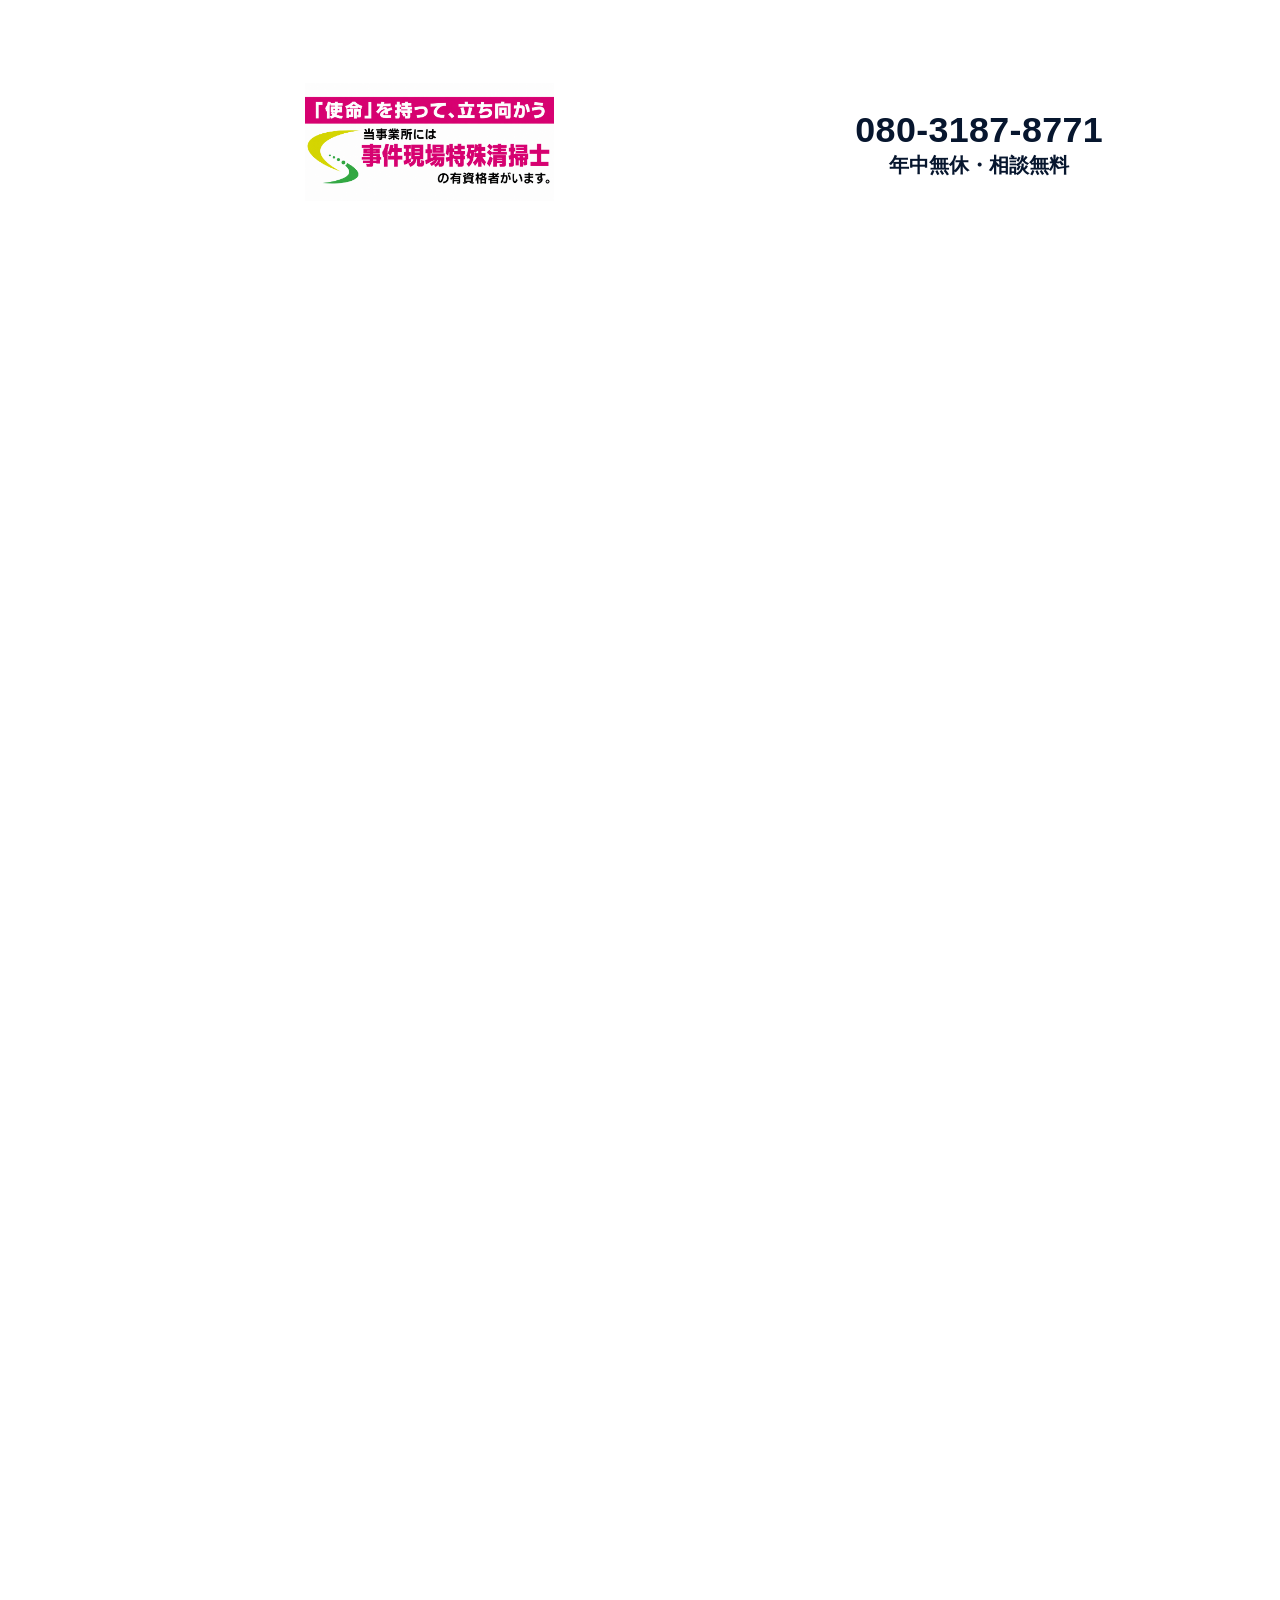
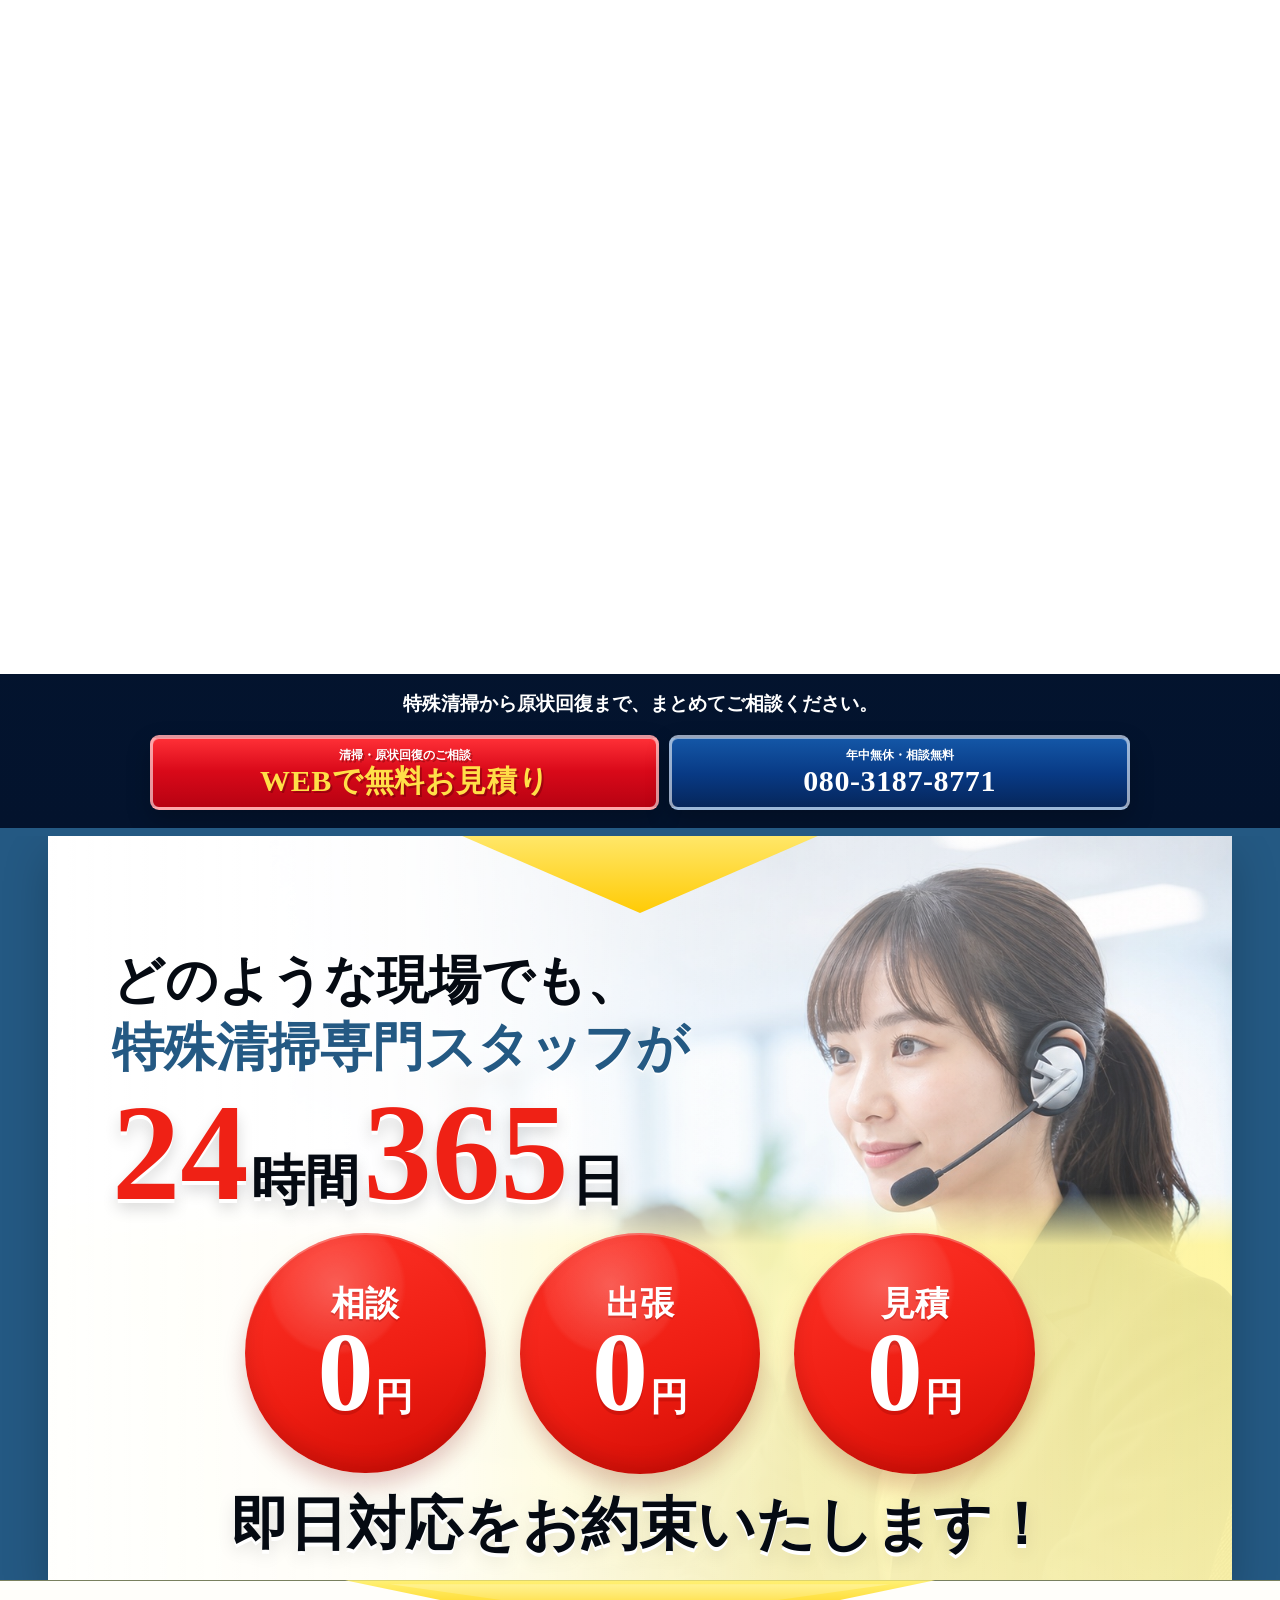
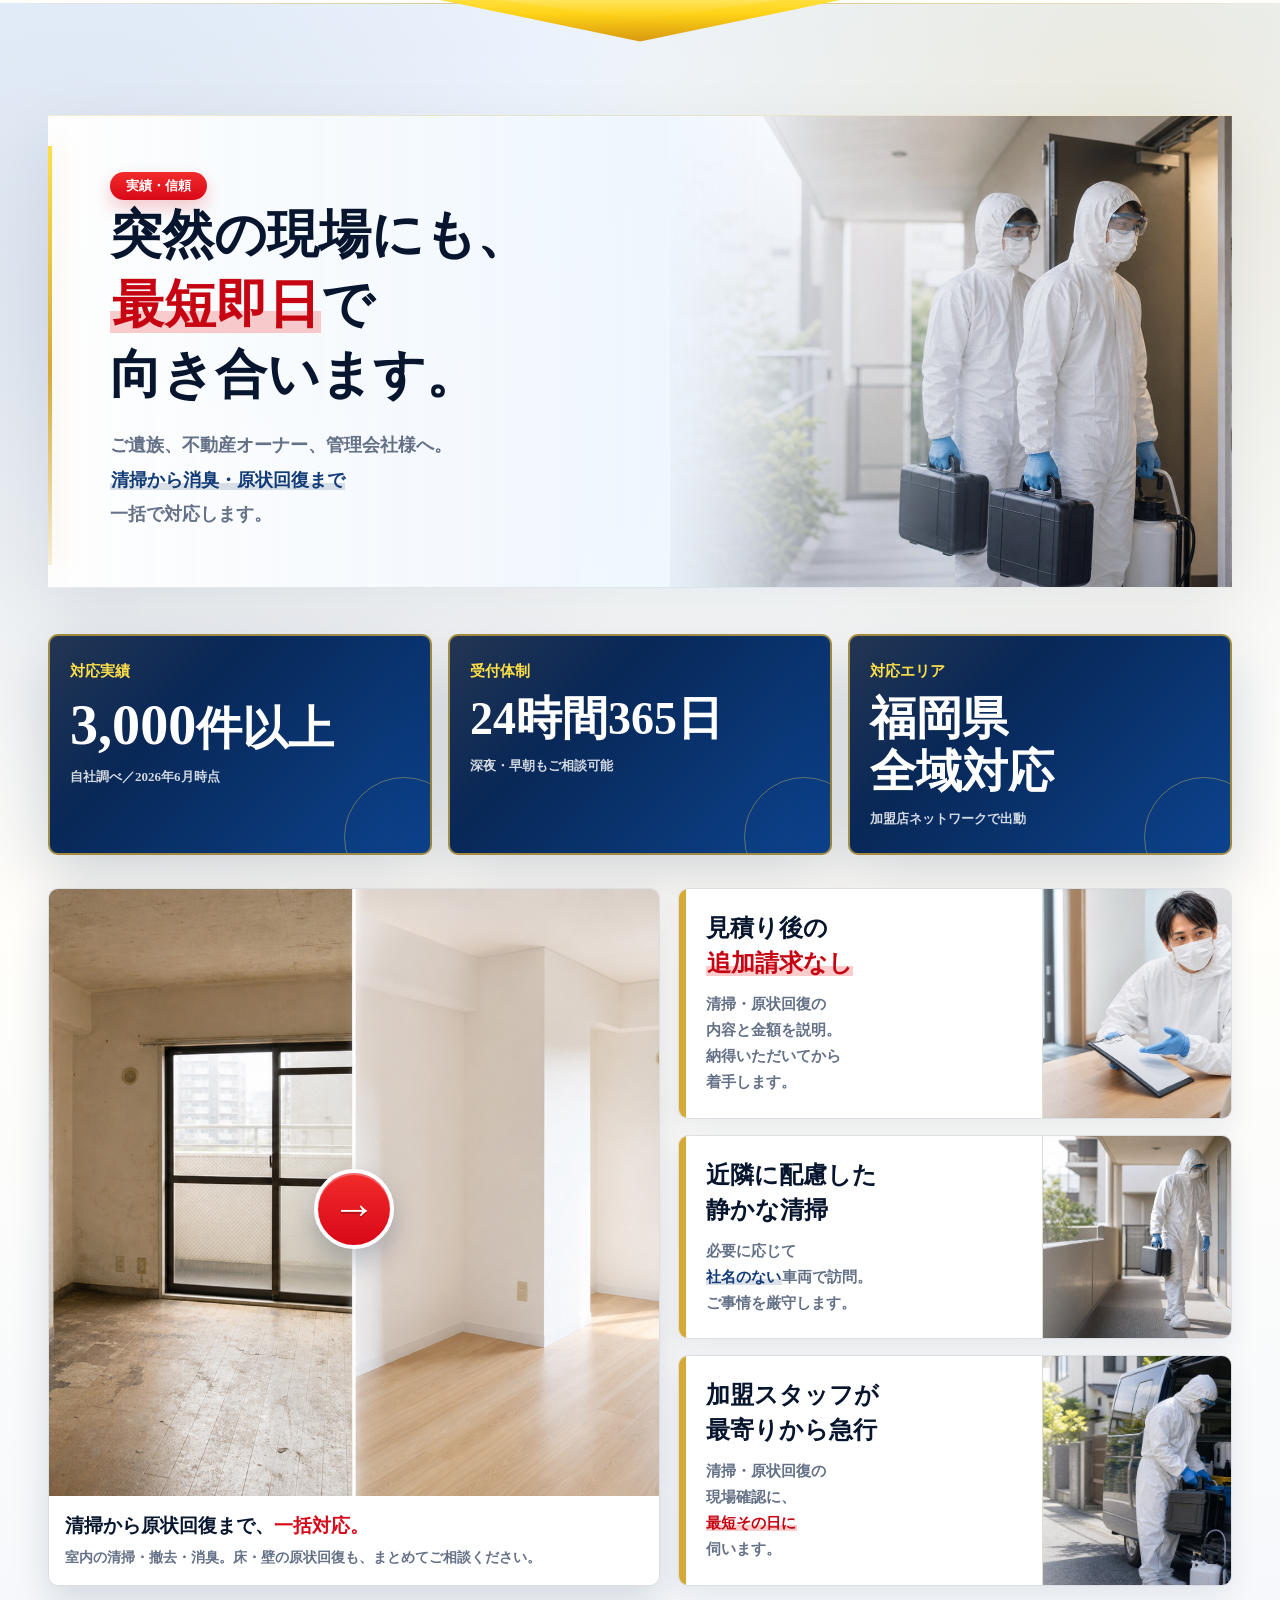
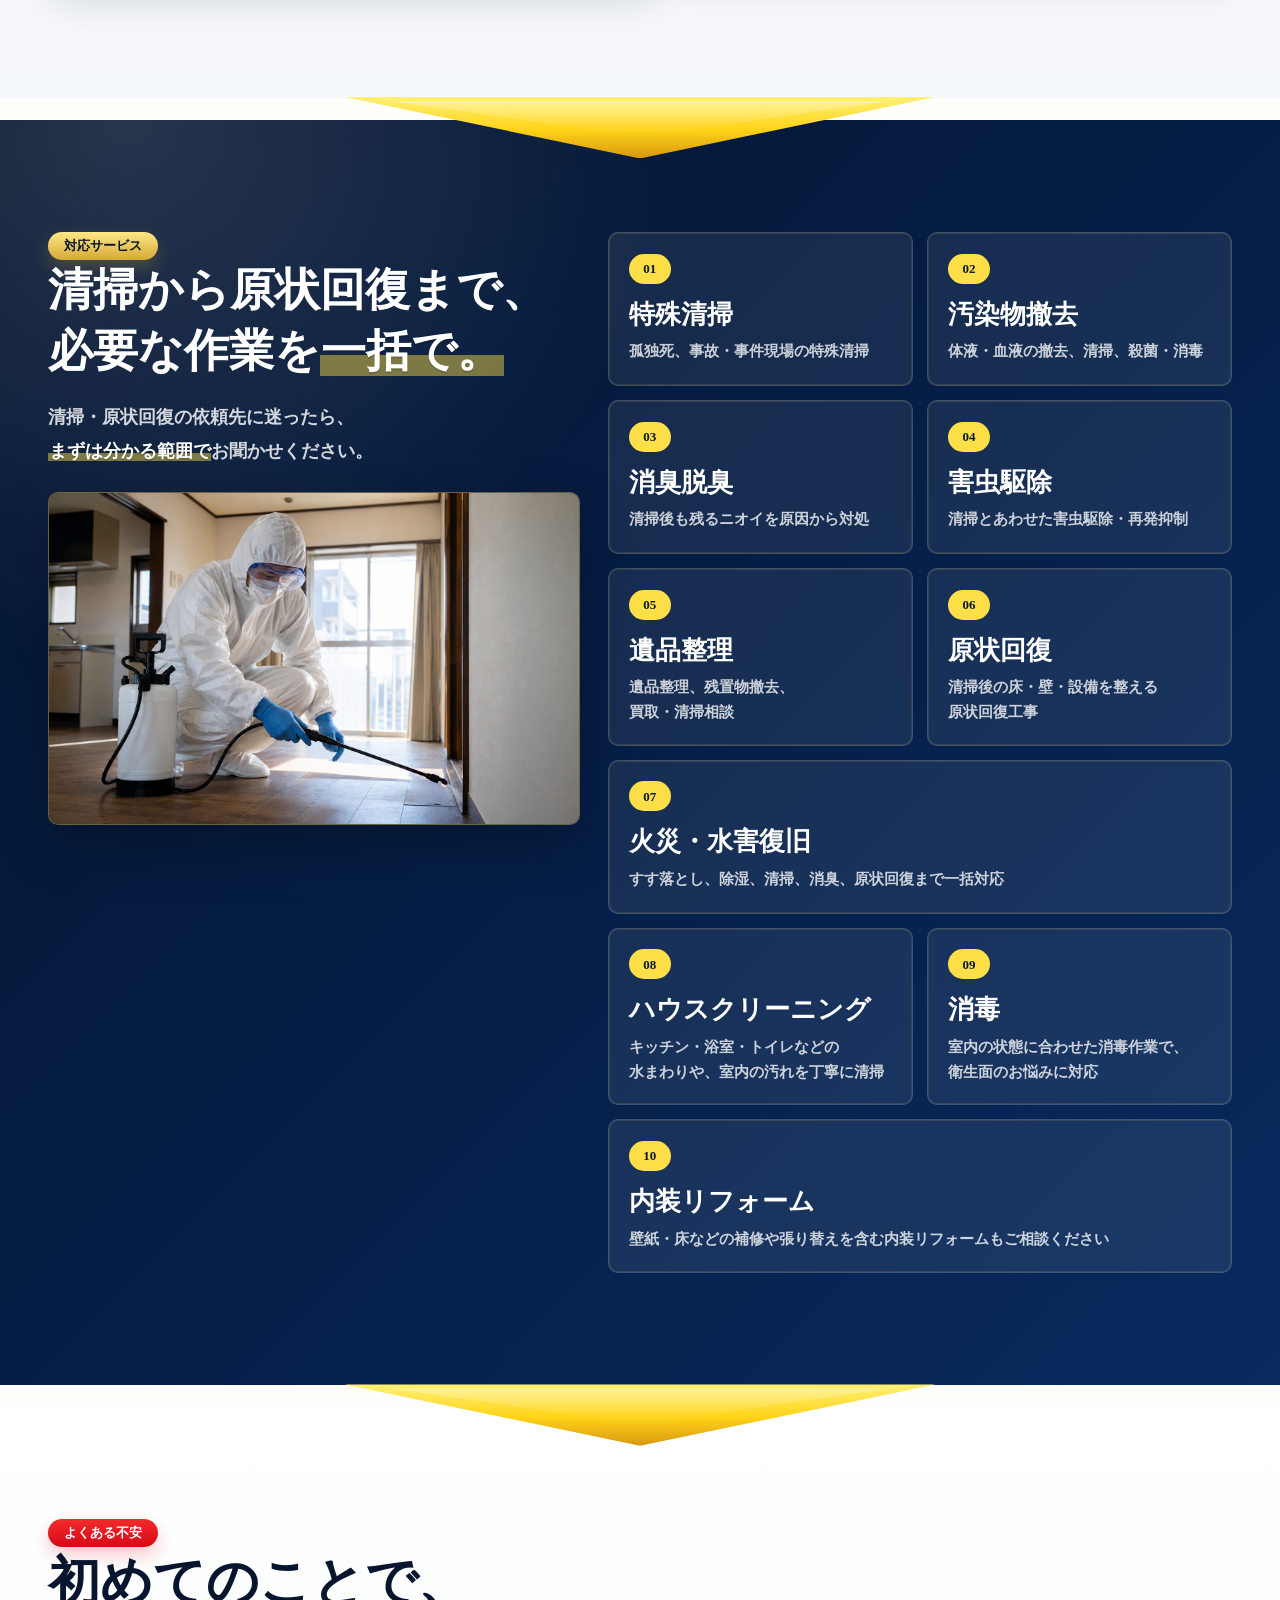
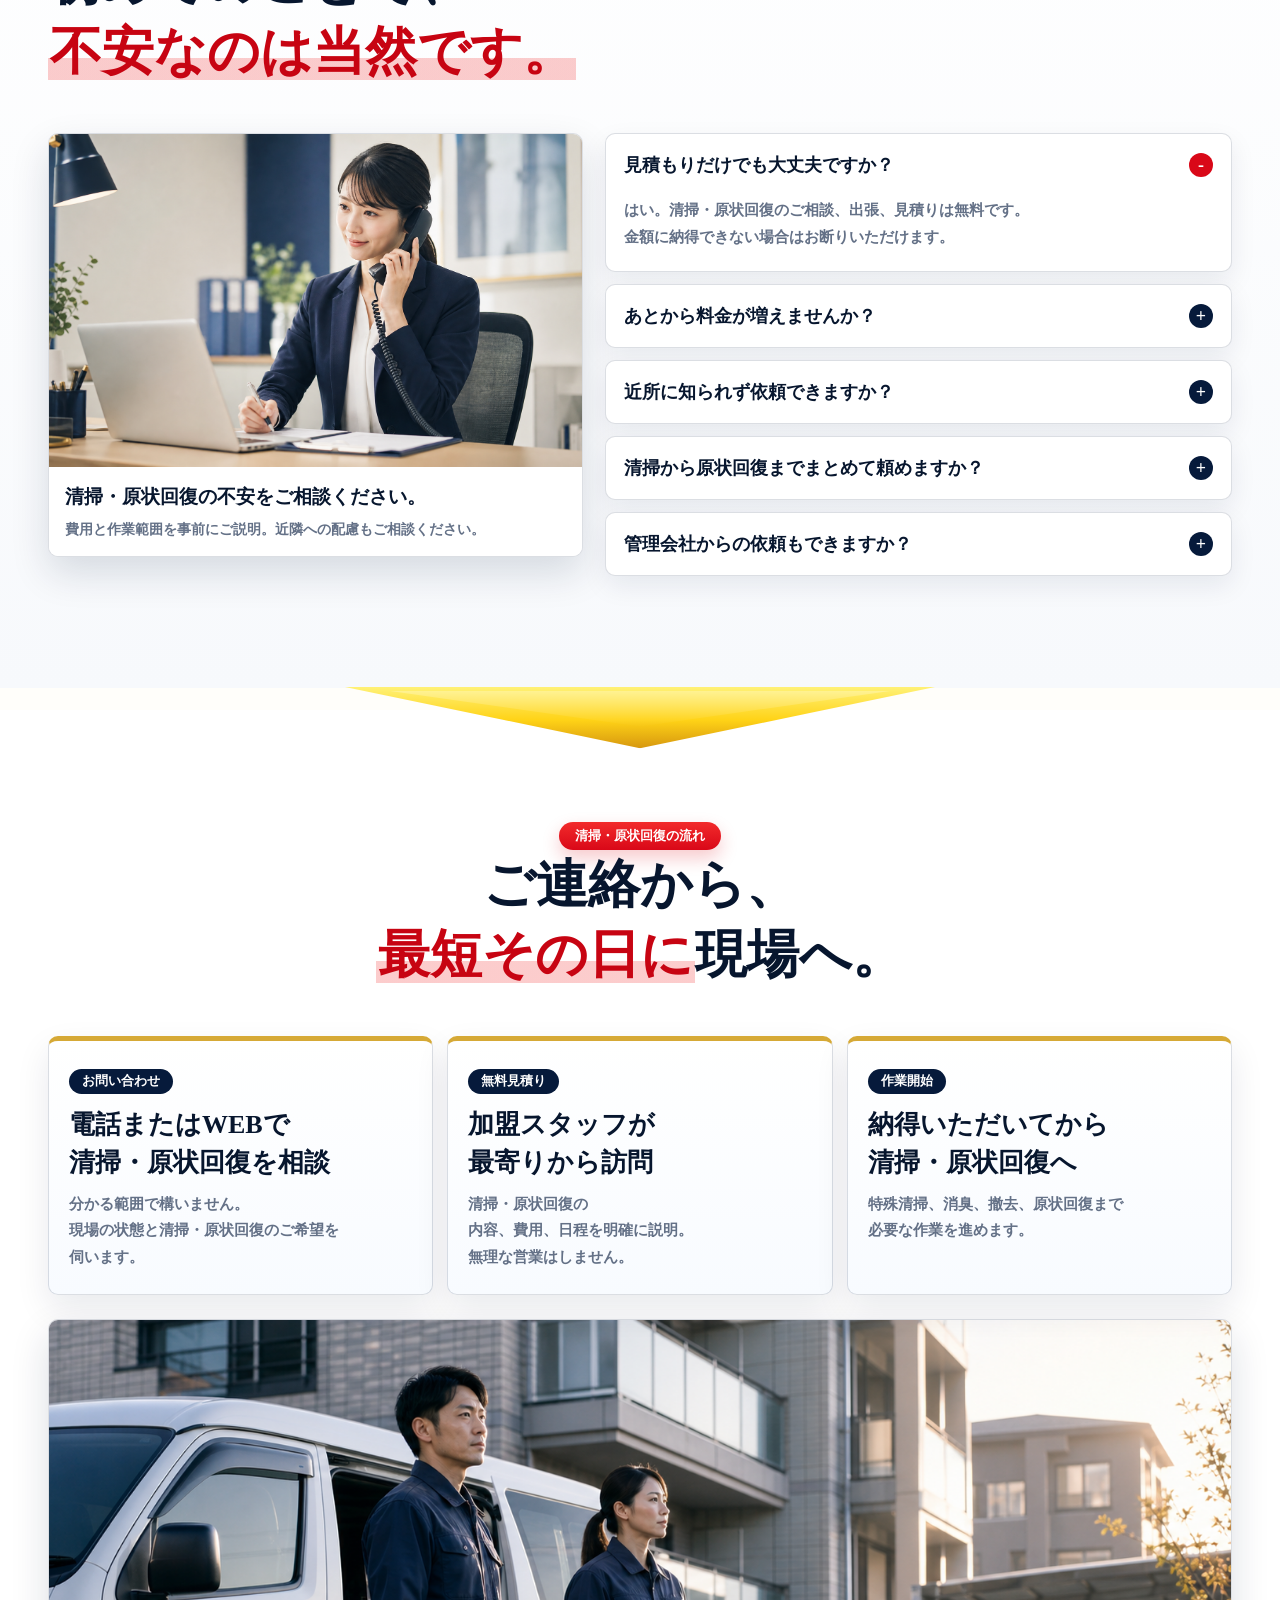
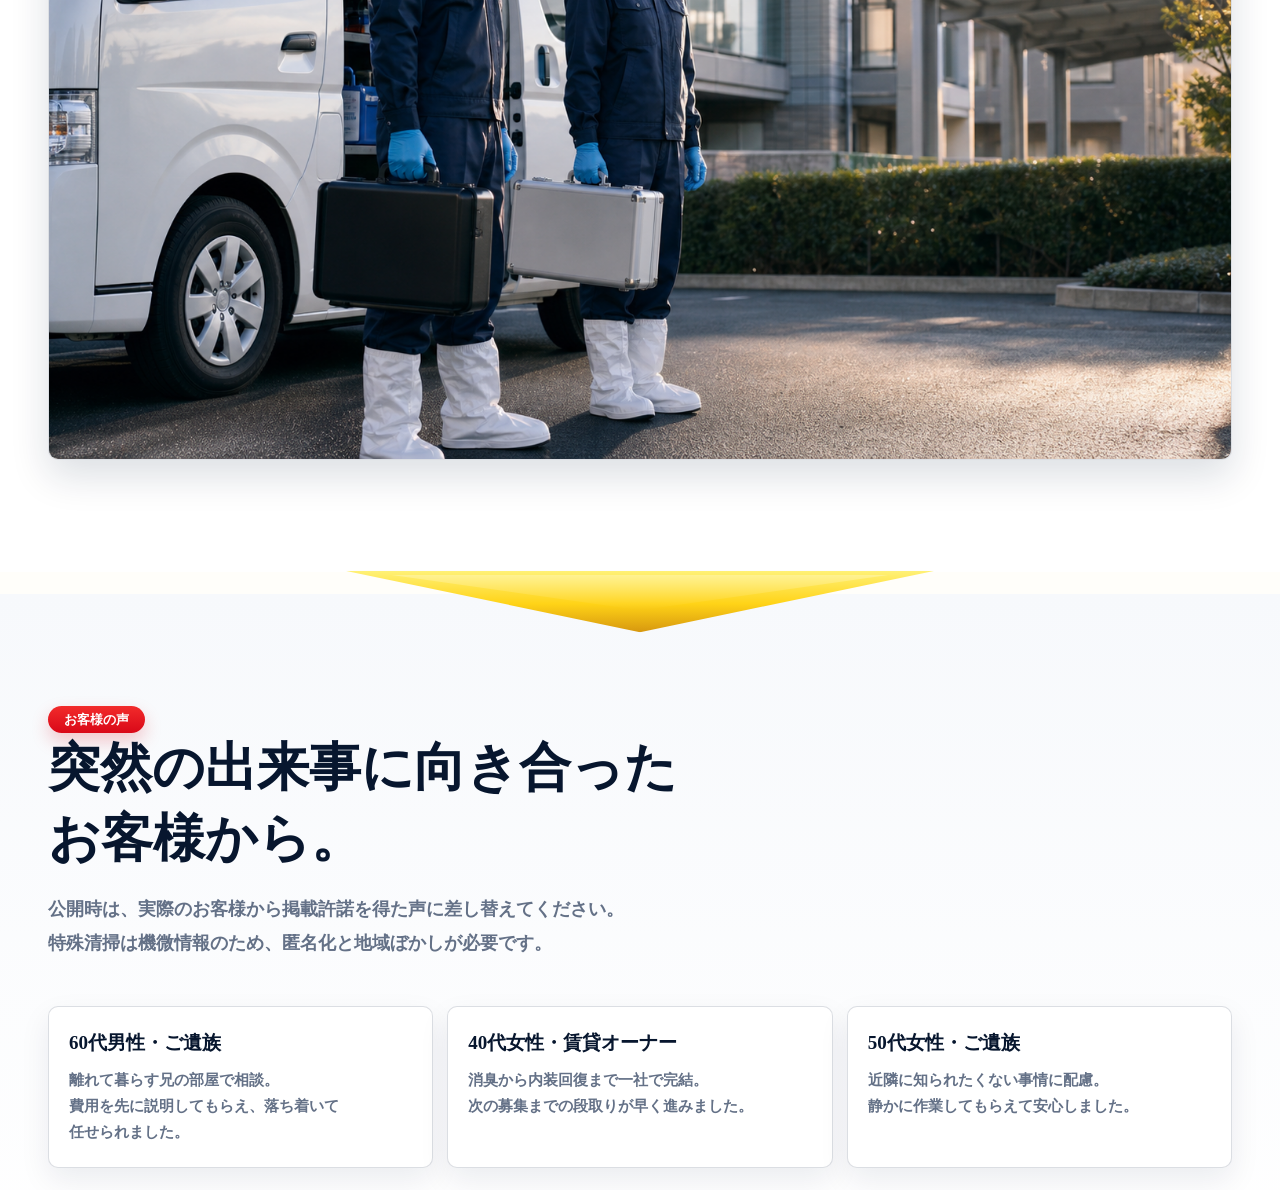
<file: tokushu-clean-hp/index.html>
<!doctype html>
<html lang="ja">
  <head>
    <meta charset="utf-8">
    <meta name="viewport" content="width=device-width, initial-scale=1">
    <title>特殊清掃・原状回復なら結　清掃｜24時間365日・最短即日対応</title>
    <meta name="description" content="特殊清掃から消臭・撤去・原状回復まで一括対応。孤独死・事故・事件現場の清掃、害虫駆除、遺品整理、火災・水害復旧も福岡県全域で24時間365日対応。清掃・原状回復のお見積りと電話相談は無料です。">
    <meta name="format-detection" content="telephone=no">
    <meta property="og:type" content="website">
    <meta property="og:title" content="特殊清掃・原状回復なら結　清掃">
    <meta property="og:description" content="特殊清掃から消臭・撤去・原状回復まで最短即日対応。清掃・原状回復の相談・出張・見積り0円。">
    <meta property="og:image" content="assets/firstview.png">
    <link rel="preload" as="image" href="assets/firstview-mobile-musubi.jpg" imagesrcset="assets/firstview-mobile-musubi.jpg 941w" imagesizes="100vw" media="(max-width: 767px)">
    <link rel="preload" as="image" href="assets/firstview.png" imagesrcset="assets/firstview.png 1672w" imagesizes="100vw" media="(min-width: 768px)">
    <link rel="stylesheet" href="styles.css?v=20261010-mail1">
  </head>
  <body>
    <main>
      <section class="hero" id="top" aria-label="特殊清掃の無料相談">
        <h1 class="sr-only">特殊清掃・原状回復なら結　清掃。清掃から消臭・原状回復まで一括でご相談いただけます。</h1>
        <div class="hero__stage">
          <div class="hero__mobile-brand-row">
            <div class="hero__mobile-brand">
              <img src="assets/firstview.png" width="1672" height="941" alt="特殊清掃なら結">
            </div>
            <a class="hero__mobile-phone" href="tel:08031878771" data-phone-link>
              <strong data-bind="phone">080-3187-8771</strong>
              <span><span class="copy-unit">年中無休・相談無料</span></span>
            </a>
          </div>
          <div class="hero__certification">
            <img src="assets/certification-badge-hq.png" width="1825" height="862" alt="「使命」を持って、立ち向かう。当事業所には事件現場特殊清掃士の有資格者がいます。" decoding="async">
            <span class="hero__certification-availability">
              <img src="assets/firstview.png" width="1672" height="941" alt="24時間365日、福岡県全域対応。即日対応可能！">
            </span>
          </div>
          <div class="hero__artwork">
            <picture class="hero__picture">
              <source media="(max-width: 767px)" srcset="assets/firstview-mobile-musubi.jpg">
              <img class="hero__image" src="assets/firstview.png" width="1672" height="941" alt="特殊清掃なら結。福岡県全域対応、24時間365日、080-3187-8771。特殊清掃を最安値で即日解決。お見積り無料、追加費用なし。" fetchpriority="high" decoding="async">
            </picture>
            <a class="hero__hotspot hero__hotspot--phone" href="tel:08031878771" data-phone-link aria-label="080-3187-8771に電話で相談する">
              <strong data-bind="phone">080-3187-8771</strong>
              <span><span class="copy-unit">年中無休・相談無料</span></span>
            </a>
          </div>
        </div>
        <p class="hero__service-copy"><span class="copy-unit">特殊清掃から</span><wbr><span class="copy-unit">原状回復まで、</span><wbr><span class="copy-unit">まとめて</span><wbr><span class="copy-unit">ご相談ください。</span></p>
        <div class="hero__mobile-actions" aria-label="スマートフォン用問い合わせ">
          <a class="fv-button fv-button--estimate" href="#estimate-form">
            <span><span class="copy-unit">清掃・原状回復の</span><wbr><span class="copy-unit">ご相談</span></span>
            <strong><span class="copy-unit">WEBで無料お見積り</span></strong>
          </a>
          <a class="fv-button fv-button--phone" href="tel:08031878771" data-phone-link>
            <span><span class="copy-unit">年中無休・相談無料</span></span>
            <strong data-bind="phone">080-3187-8771</strong>
          </a>
        </div>
      </section>

      <section class="trust-band" aria-label="無料対応">
        <div class="container">
          <div class="support-promise">
            <div class="support-promise__photo" aria-hidden="true">
              <img src="assets/operator-support.jpg" width="1672" height="941" alt="" loading="eager" decoding="async">
            </div>
            <div class="support-promise__copy">
              <p class="support-promise__lead"><span>どのような現場でも、</span><strong>特殊清掃専門スタッフが</strong></p>
              <p class="support-promise__main"><strong>24</strong><span>時間</span><strong>365</strong><span>日</span></p>
            </div>
            <div class="support-promise__fees" aria-label="無料対応内容">
              <p><span>相談</span><strong>0<small>円</small></strong></p>
              <p><span>出張</span><strong>0<small>円</small></strong></p>
              <p><span>見積</span><strong>0<small>円</small></strong></p>
            </div>
            <p class="support-promise__bottom"><span>即日対応を</span><span>お約束いたします！</span></p>
          </div>
        </div>
      </section>

      <div class="section-arrow" aria-hidden="true"></div>

      <section class="section results" id="trust">
        <div class="container">
          <div class="results-intro">
            <div class="section-head">
              <p class="section-label"><span class="copy-unit">実績・信頼</span></p>
              <h2>
                <span class="br"><span class="copy-unit">突然の</span><wbr><span class="copy-unit">現場にも、</span></span>
                <span class="br"><span class="copy-unit"><span class="marker-red">最短即日</span>で</span></span>
                <span class="br"><span class="copy-unit">向き合います。</span></span>
              </h2>
              <p>
                <span class="br"><span class="copy-unit">ご遺族、</span><wbr><span class="copy-unit">不動産オーナー、</span><wbr><span class="copy-unit">管理会社様へ。</span></span>
                <span class="br"><span class="marker-blue"><span class="copy-unit">清掃から</span><wbr><span class="copy-unit">消臭・原状回復まで</span></span></span>
                <span class="br"><span class="copy-unit">一括で対応します。</span></span>
              </p>
            </div>
            <figure class="results-intro__visual">
              <img src="assets/results-response.jpg" width="1672" height="941" alt="防護服を着た特殊清掃スタッフが現地へ到着し、機材を持って玄関前で待機する様子" loading="lazy" decoding="async">
            </figure>
          </div>

          <div class="metrics" aria-label="対応実績">
            <article>
              <span><span class="copy-unit">対応実績</span></span>
              <strong><b data-bind="caseCount">3,000</b><span class="copy-unit">件以上</span></strong>
              <p ><span class="copy-unit">自社調べ／</span><wbr><span class="copy-unit">2026年6月時点</span></p>
            </article>
            <article>
              <span><span class="copy-unit">受付体制</span></span>
              <strong><span class="copy-unit">24時間365日</span></strong>
              <p><span class="copy-unit">深夜・早朝も</span><wbr><span class="copy-unit">ご相談可能</span></p>
            </article>
            <article>
              <span><span class="copy-unit">対応エリア</span></span>
              <strong><span class="metric-line"><span class="copy-unit">福岡県</span></span><span class="metric-line"><span class="copy-unit">全域対応</span></span></strong>
              <p><span class="copy-unit">加盟店</span><wbr><span class="copy-unit">ネットワークで</span><wbr><span class="copy-unit">出動</span></p>
            </article>
          </div>

          <div class="assurance-grid">
            <figure class="media-card media-card--large media-card--before-after" id="cleaning-restoration">
              <img src="assets/tokushu-before-after.png" width="1672" height="941" alt="特殊清掃と原状回復のビフォーアフターイメージ" loading="lazy" decoding="async">
              <figcaption>
                <strong><span class="copy-unit">清掃から</span><wbr><span class="copy-unit">原状回復まで、</span><span class="text-emphasis-red"><span class="copy-unit">一括対応。</span></span></strong>
                <span><span class="copy-unit">室内の清掃・</span><wbr><span class="copy-unit">撤去・消臭。</span><wbr><span class="copy-unit">床・壁の</span><wbr><span class="copy-unit">原状回復も、</span><wbr><span class="copy-unit">まとめて</span><wbr><span class="copy-unit">ご相談ください。</span></span>
              </figcaption>
            </figure>
            <div class="assurance-list" id="assurance">
              <article>
                <div class="assurance-list__copy">
                  <h3><span class="br"><span class="copy-unit">見積り後の</span></span><span class="br"><span class="marker-red"><span class="copy-unit">追加請求なし</span></span></span></h3>
                  <p><span class="br"><span class="copy-unit">清掃・</span><wbr><span class="copy-unit">原状回復の</span></span><span class="br"><span class="copy-unit">内容と</span><wbr><span class="copy-unit">金額を説明。</span></span><span class="br"><span class="copy-unit">納得</span><wbr><span class="copy-unit">いただいてから</span></span><span class="br"><span class="copy-unit">着手します。</span></span></p>
                </div>
                <figure class="assurance-list__photo">
                  <img src="assets/assurance-estimate.jpg" width="900" height="563" alt="防護服を着たスタッフが見積り内容を丁寧に説明する様子" loading="lazy" decoding="async">
                </figure>
              </article>
              <article>
                <div class="assurance-list__copy">
                  <h3><span class="br"><span class="copy-unit">近隣に</span><wbr><span class="copy-unit">配慮した</span></span><span class="br"><span class="copy-unit">静かな清掃</span></span></h3>
                  <p><span class="br"><span class="copy-unit">必要に応じて</span></span><span class="br"><span class="marker-blue"><span class="copy-unit">社名のない</span></span><span class="copy-unit">車両で訪問。</span></span><span class="br"><span class="copy-unit">ご事情を</span><wbr><span class="copy-unit">厳守します。</span></span></p>
                </div>
                <figure class="assurance-list__photo">
                  <img src="assets/assurance-discreet.jpg" width="900" height="563" alt="防護服を着たスタッフが静かに集合住宅の廊下を訪問する様子" loading="lazy" decoding="async">
                </figure>
              </article>
              <article>
                <div class="assurance-list__copy">
                  <h3><span class="br"><span class="copy-unit">加盟</span><wbr><span class="copy-unit">スタッフが</span></span><span class="br"><span class="copy-unit">最寄りから</span><wbr><span class="copy-unit">急行</span></span></h3>
                  <p><span class="br"><span class="copy-unit">清掃・</span><wbr><span class="copy-unit">原状回復の</span></span><span class="br"><span class="copy-unit">現場確認に、</span></span><span class="br"><span class="marker-red"><span class="copy-unit">最短その日に</span></span></span><span class="br"><span class="copy-unit">伺います。</span></span></p>
                </div>
                <figure class="assurance-list__photo">
                  <img src="assets/assurance-dispatch.jpg" width="900" height="563" alt="防護服を着たスタッフが車両横で機材を準備して急行する様子" loading="lazy" decoding="async">
                </figure>
              </article>
            </div>
          </div>
        </div>
      </section>

      <div class="section-arrow" aria-hidden="true"></div>

      <section class="section services" id="services">
        <div class="container services__layout">
          <div class="section-head section-head--dark">
            <p class="section-label section-label--gold"><span class="copy-unit">対応サービス</span></p>
            <h2>
              <span class="br"><span class="copy-unit">清掃から</span><wbr><span class="copy-unit">原状回復まで、</span></span>
              <span class="br"><span class="copy-unit">必要な</span><wbr><span class="copy-unit">作業を</span><span class="marker-gold"><span class="copy-unit">一括で。</span></span></span>
            </h2>
            <p>
              <span class="br"><span class="copy-unit">清掃・原状回復の</span><wbr><span class="copy-unit">依頼先に</span><wbr><span class="copy-unit">迷ったら、</span></span>
              <span class="br"><span class="marker-gold"><span class="copy-unit">まずは</span><wbr><span class="copy-unit">分かる範囲で</span></span><span class="copy-unit">お聞かせ</span><wbr><span class="copy-unit">ください。</span></span>
            </p>
            <figure class="media-card">
              <img src="assets/tokushu-field-work.png" width="1672" height="941" alt="防護服を着たスタッフが室内で特殊清掃を行う様子" loading="lazy" decoding="async">
            </figure>
          </div>

          <div class="service-grid" aria-label="対応サービス一覧">
            <article><span><span class="copy-unit">01</span></span><h3><span class="copy-unit">特殊清掃</span></h3><p><span class="copy-unit">孤独死、</span><wbr><span class="copy-unit">事故・事件現場の</span><wbr><span class="copy-unit">特殊清掃</span></p></article>
            <article><span><span class="copy-unit">02</span></span><h3><span class="copy-unit">汚染物撤去</span></h3><p><span class="copy-unit">体液・血液の</span><wbr><span class="copy-unit">撤去、</span><wbr><span class="copy-unit">清掃、</span><wbr><span class="copy-unit">殺菌・消毒</span></p></article>
            <article><span><span class="copy-unit">03</span></span><h3><span class="copy-unit">消臭脱臭</span></h3><p><span class="copy-unit">清掃後も残る</span><wbr><span class="copy-unit">ニオイを</span><wbr><span class="copy-unit">原因から対処</span></p></article>
            <article><span><span class="copy-unit">04</span></span><h3><span class="copy-unit">害虫駆除</span></h3><p><span class="copy-unit">清掃と</span><wbr><span class="copy-unit">あわせた</span><wbr><span class="copy-unit">害虫駆除・</span><wbr><span class="copy-unit">再発抑制</span></p></article>
            <article><span><span class="copy-unit">05</span></span><h3><span class="copy-unit">遺品整理</span></h3><p><span class="copy-unit">遺品整理、</span><wbr><span class="copy-unit">残置物撤去、</span><wbr><span class="copy-unit">買取・清掃相談</span></p></article>
            <article><span><span class="copy-unit">06</span></span><h3><span class="copy-unit">原状回復</span></h3><p><span class="copy-unit">清掃後の</span><wbr><span class="copy-unit">床・壁・設備を</span><wbr><span class="copy-unit">整える</span><wbr><span class="copy-unit">原状回復工事</span></p></article>
            <article class="service-grid__wide"><span><span class="copy-unit">07</span></span><h3><span class="copy-unit">火災・水害復旧</span></h3><p><span class="copy-unit">すす落とし、</span><wbr><span class="copy-unit">除湿、</span><wbr><span class="copy-unit">清掃、</span><wbr><span class="copy-unit">消臭、</span><wbr><span class="copy-unit">原状回復まで</span><wbr><span class="copy-unit">一括対応</span></p></article>
            <article><span><span class="copy-unit">08</span></span><h3><span class="copy-unit">ハウスクリーニング</span></h3><p><span class="copy-unit">キッチン・浴室・</span><wbr><span class="copy-unit">トイレなどの</span><wbr><span class="copy-unit">水まわりや、</span><wbr><span class="copy-unit">室内の汚れを</span><wbr><span class="copy-unit">丁寧に清掃</span></p></article>
            <article><span><span class="copy-unit">09</span></span><h3><span class="copy-unit">消毒</span></h3><p><span class="copy-unit">室内の状態に</span><wbr><span class="copy-unit">合わせた</span><wbr><span class="copy-unit">消毒作業で、</span><wbr><span class="copy-unit">衛生面の</span><wbr><span class="copy-unit">お悩みに対応</span></p></article>
            <article class="service-grid__wide"><span><span class="copy-unit">10</span></span><h3><span class="copy-unit">内装リフォーム</span></h3><p><span class="copy-unit">壁紙・床などの</span><wbr><span class="copy-unit">補修や張り替えを</span><wbr><span class="copy-unit">含む</span><wbr><span class="copy-unit">内装リフォームも</span><wbr><span class="copy-unit">ご相談ください</span></p></article>
          </div>
        </div>
      </section>

      <div class="section-arrow" aria-hidden="true"></div>

      <section class="section worries" id="faq">
        <div class="container">
          <div class="section-head">
            <p class="section-label"><span class="copy-unit">よくある不安</span></p>
            <h2>
              <span class="br"><span class="copy-unit">初めての</span><wbr><span class="copy-unit">ことで、</span></span>
              <span class="br"><span class="marker-red"><span class="copy-unit">不安なのは</span><wbr><span class="copy-unit">当然です。</span></span></span>
            </h2>
          </div>

          <div class="worries__layout">
            <figure class="media-card">
              <img id="consultation-photo" src="assets/tokushu-phone-consultation.png" width="1672" height="941" alt="特殊清掃の相談窓口スタッフが電話で丁寧に状況を伺う様子" loading="lazy" decoding="async">
              <figcaption>
                <strong><span class="copy-unit">清掃・原状回復の</span><wbr><span class="copy-unit">不安を</span><wbr><span class="copy-unit">ご相談ください。</span></strong>
                <span><span class="copy-unit">費用と</span><wbr><span class="copy-unit">作業範囲を</span><wbr><span class="copy-unit">事前にご説明。</span><wbr><span class="copy-unit">近隣への</span><wbr><span class="copy-unit">配慮も</span><wbr><span class="copy-unit">ご相談ください。</span></span>
              </figcaption>
            </figure>

            <div class="faq-list">
              <details open>
                <summary><span class="copy-unit">見積もりだけでも</span><wbr><span class="copy-unit">大丈夫ですか？</span></summary>
                <p><span class="br"><span class="copy-unit">はい。</span><wbr><span class="copy-unit">清掃・原状回復の</span><wbr><span class="copy-unit">ご相談、</span><wbr><span class="copy-unit">出張、</span><wbr><span class="copy-unit">見積りは</span><wbr><span class="copy-unit">無料です。</span></span><span class="br"><span class="copy-unit">金額に</span><wbr><span class="copy-unit">納得できない</span><wbr><span class="copy-unit">場合は</span><wbr><span class="copy-unit">お断り</span><wbr><span class="copy-unit">いただけます。</span></span></p>
              </details>
              <details>
                <summary><span class="copy-unit">あとから</span><wbr><span class="copy-unit">料金が</span><wbr><span class="copy-unit">増えませんか？</span></summary>
                <p><span class="br"><span class="copy-unit">清掃・原状回復の</span><wbr><span class="copy-unit">内容と</span><wbr><span class="copy-unit">金額を</span><wbr><span class="copy-unit">作業前に</span><wbr><span class="copy-unit">確定します。</span></span><span class="br"><span class="copy-unit">見積り後の</span><wbr><span class="copy-unit">追加費用は</span><wbr><span class="copy-unit">ありません。</span></span></p>
              </details>
              <details>
                <summary><span class="copy-unit">近所に</span><wbr><span class="copy-unit">知られず</span><wbr><span class="copy-unit">依頼できますか？</span></summary>
                <p><span class="br"><span class="copy-unit">可能な範囲で</span><wbr><span class="copy-unit">車両や服装、</span><wbr><span class="copy-unit">作業時間に</span><wbr><span class="copy-unit">配慮します。</span></span><span class="br"><span class="copy-unit">ご連絡内容も</span><wbr><span class="copy-unit">厳守します。</span></span></p>
              </details>
              <details>
                <summary><span class="copy-unit">清掃から</span><wbr><span class="copy-unit">原状回復まで</span><wbr><span class="copy-unit">まとめて</span><wbr><span class="copy-unit">頼めますか？</span></summary>
                <p><span class="br"><span class="copy-unit">はい。</span><wbr><span class="copy-unit">特殊清掃、</span><wbr><span class="copy-unit">撤去、</span><wbr><span class="copy-unit">消臭から</span></span><span class="br"><span class="copy-unit">床・壁などの</span><wbr><span class="copy-unit">原状回復まで</span><wbr><span class="copy-unit">一括で</span><wbr><span class="copy-unit">ご相談</span><wbr><span class="copy-unit">いただけます。</span></span></p>
              </details>
              <details>
                <summary><span class="copy-unit">管理会社からの</span><wbr><span class="copy-unit">依頼も</span><wbr><span class="copy-unit">できますか？</span></summary>
                <p><span class="br"><span class="copy-unit">賃貸物件、</span><wbr><span class="copy-unit">オフィス、</span><wbr><span class="copy-unit">店舗の</span><wbr><span class="copy-unit">清掃・原状回復も</span><wbr><span class="copy-unit">対応します。</span></span><span class="br"><span class="copy-unit">法人後日請求も</span><wbr><span class="copy-unit">ご相談ください。</span></span></p>
              </details>
            </div>
          </div>
        </div>
      </section>

      <div class="section-arrow" aria-hidden="true"></div>

      <section class="section flow" id="flow">
        <div class="container">
          <div class="section-head section-head--center">
            <p class="section-label"><span class="copy-unit">清掃・原状回復の流れ</span></p>
            <h2>
              <span class="br"><span class="copy-unit">ご連絡から、</span></span>
              <span class="br"><span class="marker-red"><span class="copy-unit">最短その日に</span></span><span class="copy-unit">現場へ。</span></span>
            </h2>
          </div>

          <div class="flow-grid">
            <article>
              <span><span class="copy-unit">お問い合わせ</span></span>
              <h3><span class="br"><span class="copy-unit">電話または</span><wbr><span class="copy-unit">WEBで</span></span><span class="br"><span class="copy-unit">清掃・</span><wbr><span class="copy-unit">原状回復を相談</span></span></h3>
              <p><span class="br"><span class="copy-unit">分かる範囲で</span><wbr><span class="copy-unit">構いません。</span></span><span class="br"><span class="copy-unit">現場の状態と</span><wbr><span class="copy-unit">清掃・原状回復の</span><wbr><span class="copy-unit">ご希望を</span><wbr><span class="copy-unit">伺います。</span></span></p>
            </article>
            <article>
              <span><span class="copy-unit">無料見積り</span></span>
              <h3><span class="br"><span class="copy-unit">加盟</span><wbr><span class="copy-unit">スタッフが</span></span><span class="br"><span class="copy-unit">最寄りから</span><wbr><span class="copy-unit">訪問</span></span></h3>
              <p><span class="br"><span class="copy-unit">清掃・</span><wbr><span class="copy-unit">原状回復の</span></span><span class="br"><span class="copy-unit">内容、</span><wbr><span class="copy-unit">費用、</span><wbr><span class="copy-unit">日程を</span><wbr><span class="copy-unit">明確に説明。</span></span><span class="br"><span class="copy-unit">無理な営業は</span><wbr><span class="copy-unit">しません。</span></span></p>
            </article>
            <article>
              <span><span class="copy-unit">作業開始</span></span>
              <h3><span class="br"><span class="copy-unit">納得</span><wbr><span class="copy-unit">いただいてから</span></span><span class="br"><span class="copy-unit">清掃・</span><wbr><span class="copy-unit">原状回復へ</span></span></h3>
              <p><span class="br"><span class="copy-unit">特殊清掃、</span><wbr><span class="copy-unit">消臭、</span><wbr><span class="copy-unit">撤去、</span><wbr><span class="copy-unit">原状回復まで</span></span><span class="br"><span class="copy-unit">必要な作業を</span><wbr><span class="copy-unit">進めます。</span></span></p>
            </article>
          </div>

          <figure class="media-card flow__image">
            <img src="assets/tokushu-dispatch-staff.png" width="1672" height="941" alt="特殊清掃のスタッフが現場へ出動するイメージ" loading="lazy" decoding="async">
          </figure>
        </div>
      </section>

      <div class="section-arrow" aria-hidden="true"></div>

      <section class="section voices" id="voices">
        <div class="container">
          <div class="section-head">
            <p class="section-label"><span class="copy-unit">お客様の声</span></p>
            <h2>
              <span class="br"><span class="voice-title-mobile-break"><span class="copy-unit">突然の</span><wbr><span class="copy-unit">出来事に</span></span><span class="voice-title-mobile-break"><span class="copy-unit">向き合った</span></span></span>
              <span class="br"><span class="copy-unit">お客様から。</span></span>
            </h2>
            <p>
              <span class="br"><span class="voice-copy-mobile-break"><span class="copy-unit">公開時は、</span><wbr><span class="copy-unit">実際の</span><wbr><span class="copy-unit">お客様から</span></span><span class="voice-copy-mobile-break"><span class="copy-unit">掲載許諾を得た</span><wbr><span class="copy-unit">声に</span><wbr><span class="copy-unit">差し替えて</span><wbr><span class="copy-unit">ください。</span></span></span>
              <span class="br"><span class="voice-copy-mobile-break"><span class="copy-unit">特殊清掃は</span><wbr><span class="copy-unit">機微情報のため、</span></span><span class="voice-copy-mobile-break"><span class="copy-unit">匿名化と</span><wbr><span class="copy-unit">地域ぼかしが</span><wbr><span class="copy-unit">必要です。</span></span></span>
            </p>
          </div>

          <div class="voice-grid">
            <article>
              <h3><span class="copy-unit">60代男性・</span><wbr><span class="copy-unit">ご遺族</span></h3>
              <p><span class="br"><span class="copy-unit">離れて暮らす</span><wbr><span class="copy-unit">兄の部屋で</span><wbr><span class="copy-unit">相談。</span></span><span class="br"><span class="voice-card-mobile-break"><span class="copy-unit">費用を先に</span><wbr><span class="copy-unit">説明してもらえ、</span></span><span class="voice-card-mobile-break"><span class="copy-unit">落ち着いて</span><wbr><span class="copy-unit">任せられました。</span></span></span></p>
            </article>
            <article>
              <h3><span class="copy-unit">40代女性・</span><wbr><span class="copy-unit">賃貸オーナー</span></h3>
              <p><span class="br"><span class="voice-card-mobile-break"><span class="copy-unit">消臭から</span><wbr><span class="copy-unit">内装回復まで</span></span><span class="voice-card-mobile-break"><span class="copy-unit">一社で完結。</span></span></span><span class="br"><span class="voice-card-mobile-break"><span class="copy-unit">次の募集までの</span><wbr><span class="copy-unit">段取りが</span></span><span class="voice-card-mobile-break"><span class="copy-unit">早く進みました。</span></span></span></p>
            </article>
            <article>
              <h3><span class="copy-unit">50代女性・</span><wbr><span class="copy-unit">ご遺族</span></h3>
              <p><span class="br"><span class="voice-card-mobile-break"><span class="copy-unit">近隣に</span><wbr><span class="copy-unit">知られたくない</span></span><span class="voice-card-mobile-break"><span class="copy-unit">事情に配慮。</span></span></span><span class="br"><span class="voice-card-mobile-break"><span class="copy-unit">静かに</span><wbr><span class="copy-unit">作業してもらえて</span></span><span class="voice-card-mobile-break"><span class="copy-unit">安心しました。</span></span></span></p>
            </article>
          </div>
        </div>
      </section>

      <div class="section-arrow" aria-hidden="true"></div>

      <section class="final-cta" id="estimate-form">
        <div class="container final-cta__layout">
          <div class="final-cta__copy">
            <p class="section-label section-label--gold"><span class="copy-unit">無料相談</span></p>
            <h2>
              <span class="br"><span class="copy-unit">清掃・</span><wbr><span class="copy-unit">原状回復の</span></span>
              <span class="br"><span class="marker-gold"><span class="copy-unit">お悩みを</span></span></span>
              <span class="br"><span class="copy-unit">まとめて</span><wbr><span class="copy-unit">ご相談。</span></span>
            </h2>
            <p>
              <span class="br"><span class="copy-unit">ニオイ・害虫で</span><wbr><span class="copy-unit">お困りなら、</span></span>
              <span class="br"><span class="copy-unit">清掃・</span><wbr><span class="copy-unit">原状回復の</span></span>
              <span class="br"><span class="copy-unit">負担が</span><wbr><span class="copy-unit">大きくなる前に。</span></span>
              <span class="br"><span class="marker-gold"><span class="copy-unit">24時間365日、</span><wbr><span class="copy-unit">無料で</span></span></span>
              <span class="br"><span class="copy-unit">ご相談を</span><wbr><span class="copy-unit">受け付けています。</span></span>
            </p>
            <div class="final-cta__buttons" id="phone">
              <a class="fv-button fv-button--estimate" href="#estimate-form">
                <span><span class="copy-unit">清掃・原状回復の</span><wbr><span class="copy-unit">お見積り</span></span>
                <strong><span class="copy-unit">WEBで無料お見積り</span></strong>
              </a>
              <a class="fv-button fv-button--phone" href="tel:08031878771" data-phone-link>
                <span><span class="copy-unit">今すぐ</span><wbr><span class="copy-unit">電話で相談する</span></span>
                <strong data-bind="phone">080-3187-8771</strong>
              </a>
            </div>
          </div>

          <form class="estimate-form" action="https://formsubmit.co/ukyou31120807@gmail.com" method="post" data-estimate-form>
            <input type="hidden" name="_subject" value="【結 清掃】無料見積りのお問い合わせ">
            <input type="hidden" name="_template" value="table">
            <input type="hidden" name="_next" value="https://kska0412-ux.github.io/HP--/tokushu-clean-hp/thanks.html">
            <input type="text" name="_honey" class="form-honeypot" tabindex="-1" autocomplete="off" aria-hidden="true">
            <div class="form-row">
              <label for="name"><span class="copy-unit">お名前</span></label>
              <input id="name" name="お名前" type="text" autocomplete="name" placeholder="例：山田 太郎" maxlength="80" required>
            </div>
            <div class="form-row">
              <label for="tel"><span class="copy-unit">電話番号</span></label>
              <input id="tel" name="電話番号" type="tel" autocomplete="tel" placeholder="ご連絡先の電話番号" maxlength="40" required>
            </div>
            <div class="form-row">
              <label for="area"><span class="copy-unit">対応エリア</span></label>
              <input id="area" name="対応エリア" type="text" autocomplete="address-level1" placeholder="例：福岡市中央区" maxlength="100">
            </div>
            <div class="form-row">
              <label for="message"><span class="copy-unit">ご相談内容</span></label>
              <textarea id="message" name="ご相談内容" rows="5" placeholder="清掃・原状回復のご相談" maxlength="4000" required></textarea>
            </div>
            <button type="submit"><span class="copy-unit">無料見積りを</span><wbr><span class="copy-unit">送信する</span></button>
            <p class="form-note" data-form-note role="status" aria-live="polite" aria-atomic="true"><span class="copy-unit">お名前・電話番号・</span><wbr><span class="copy-unit">ご相談内容は</span><wbr><span class="copy-unit">必須です。</span><wbr><span class="copy-unit">内容を確認後、</span><wbr><span class="copy-unit">担当者から</span><wbr><span class="copy-unit">ご連絡します。</span></p>
          </form>
        </div>
      </section>
    </main>

    <footer class="site-footer">
      <div class="container">
        <p><strong data-bind="companyName">結　清掃</strong><span class="copy-unit">｜特殊清掃・原状回復</span><wbr><span class="copy-unit"> 福岡県全域対応</span></p>
        <a class="company-contact-card" href="tel:08031878771" data-phone-link aria-label="会社情報・連絡先。080-3187-8771に電話する">
          <img src="assets/company-contact-hq.png" width="2170" height="725" alt="事件現場特殊清掃センター。〒839-0851 福岡県久留米市御井町1771-49-2-202。倉庫：福岡県久留米市荒木町荒木1821-1。TEL：080-3187-8771。" loading="lazy" decoding="async">
        </a>
        <address class="company-details">
          <p ><span class="copy-unit">〒839-0851 </span><wbr><span class="copy-unit">福岡県久留米市</span><wbr><span class="copy-unit">御井町1771-49-2-202</span></p>
          <p><span class="copy-unit">倉庫：</span><wbr><span class="copy-unit">福岡県久留米市</span><wbr><span class="copy-unit">荒木町荒木1821-1</span></p>
          <p><span class="copy-unit">電話：</span><a href="tel:08031878771" data-phone-link><span data-bind="phone">080-3187-8771</span></a></p>
        </address>
      </div>
    </footer>

    <div class="sticky-cta" aria-label="固定問い合わせ">
      <a href="#estimate-form" class="sticky-cta__estimate"><span class="copy-unit">WEB見積</span></a>
      <a href="tel:08031878771" class="sticky-cta__phone" data-phone-link><span class="copy-unit">電話相談</span></a>
    </div>

    <script type="application/ld+json">
      {
        "@context": "https://schema.org",
        "@type": "LocalBusiness",
        "name": "結　清掃",
        "description": "孤独死・事故・事件現場の特殊清掃から、消臭・撤去・原状回復まで福岡県全域で一括対応します。害虫駆除、遺品整理、火災・水害後の清掃・原状回復もご相談いただけます。",
        "telephone": "080-3187-8771",
        "areaServed": "福岡県全域",
        "openingHours": "Mo-Su 00:00-23:59"
      }
    </script>
    <script src="script.js?v=20261010-mail1"></script>
  </body>
</html>
</file>
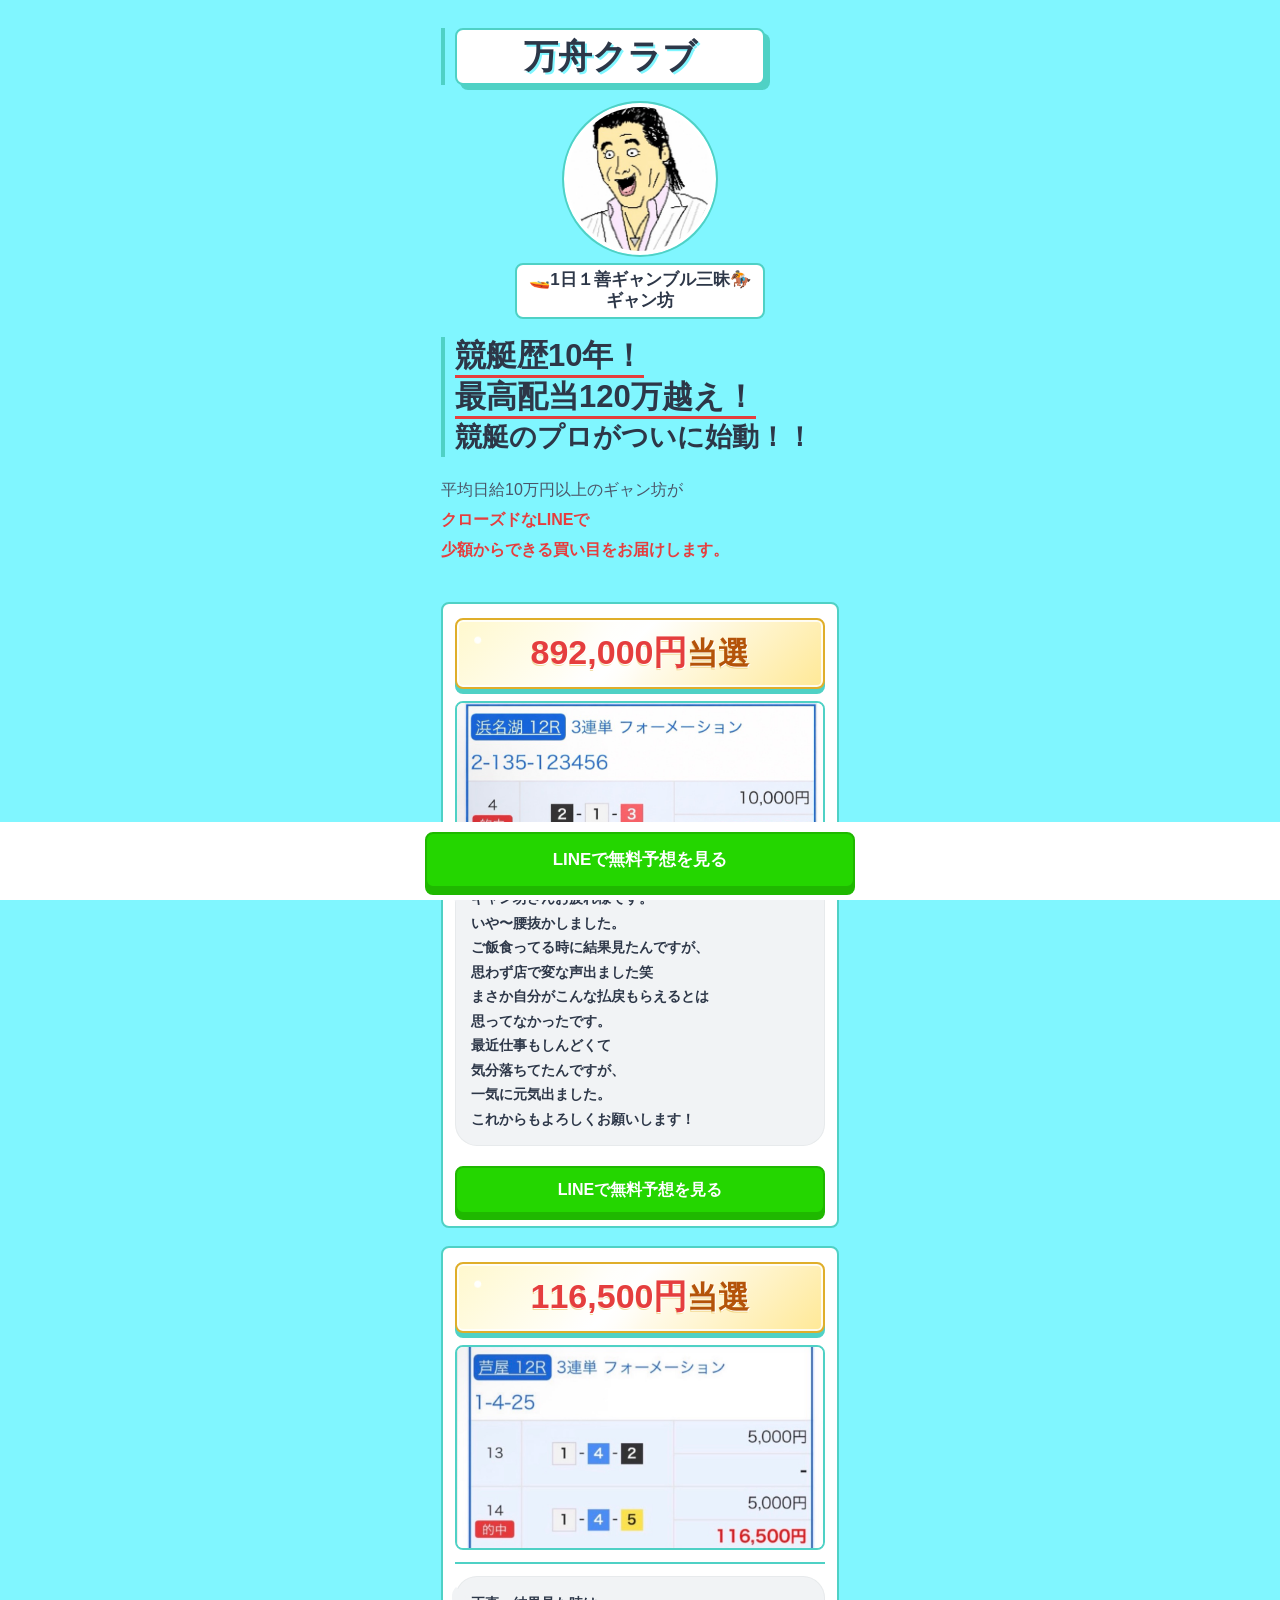
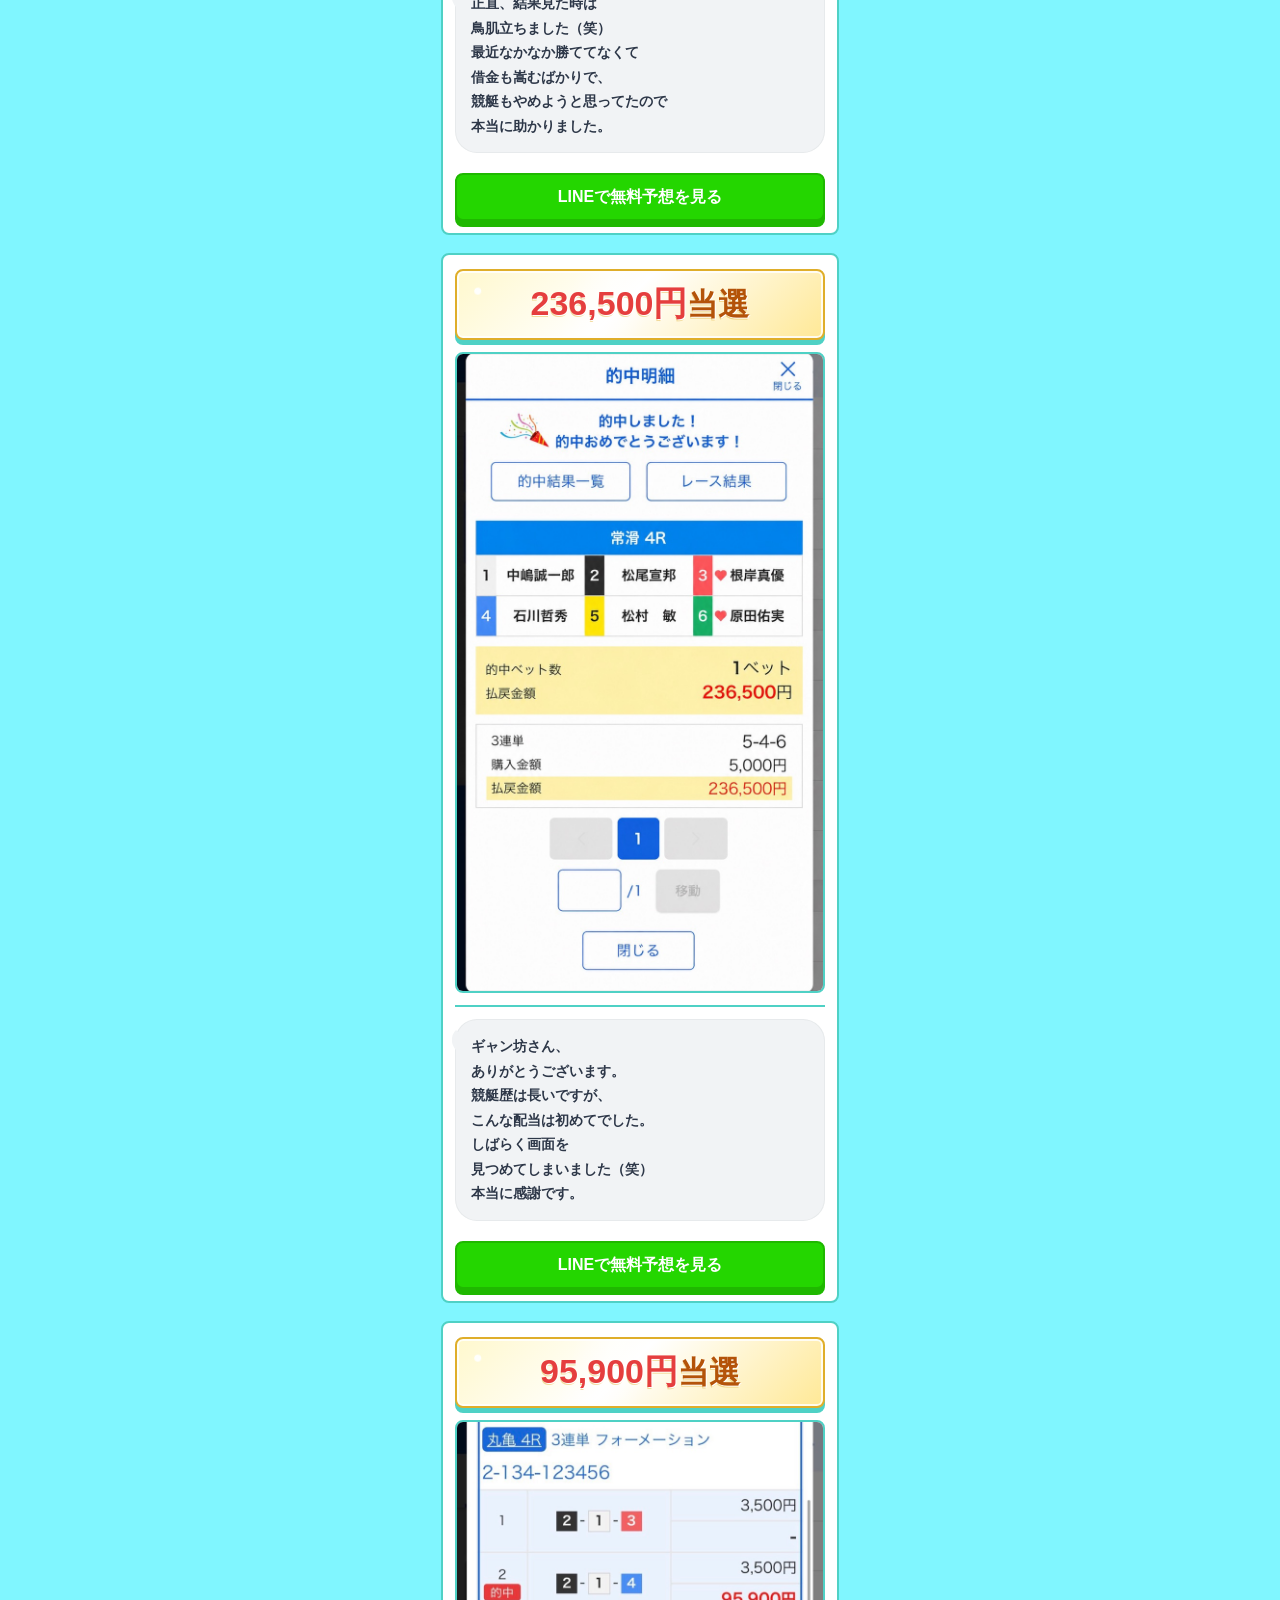
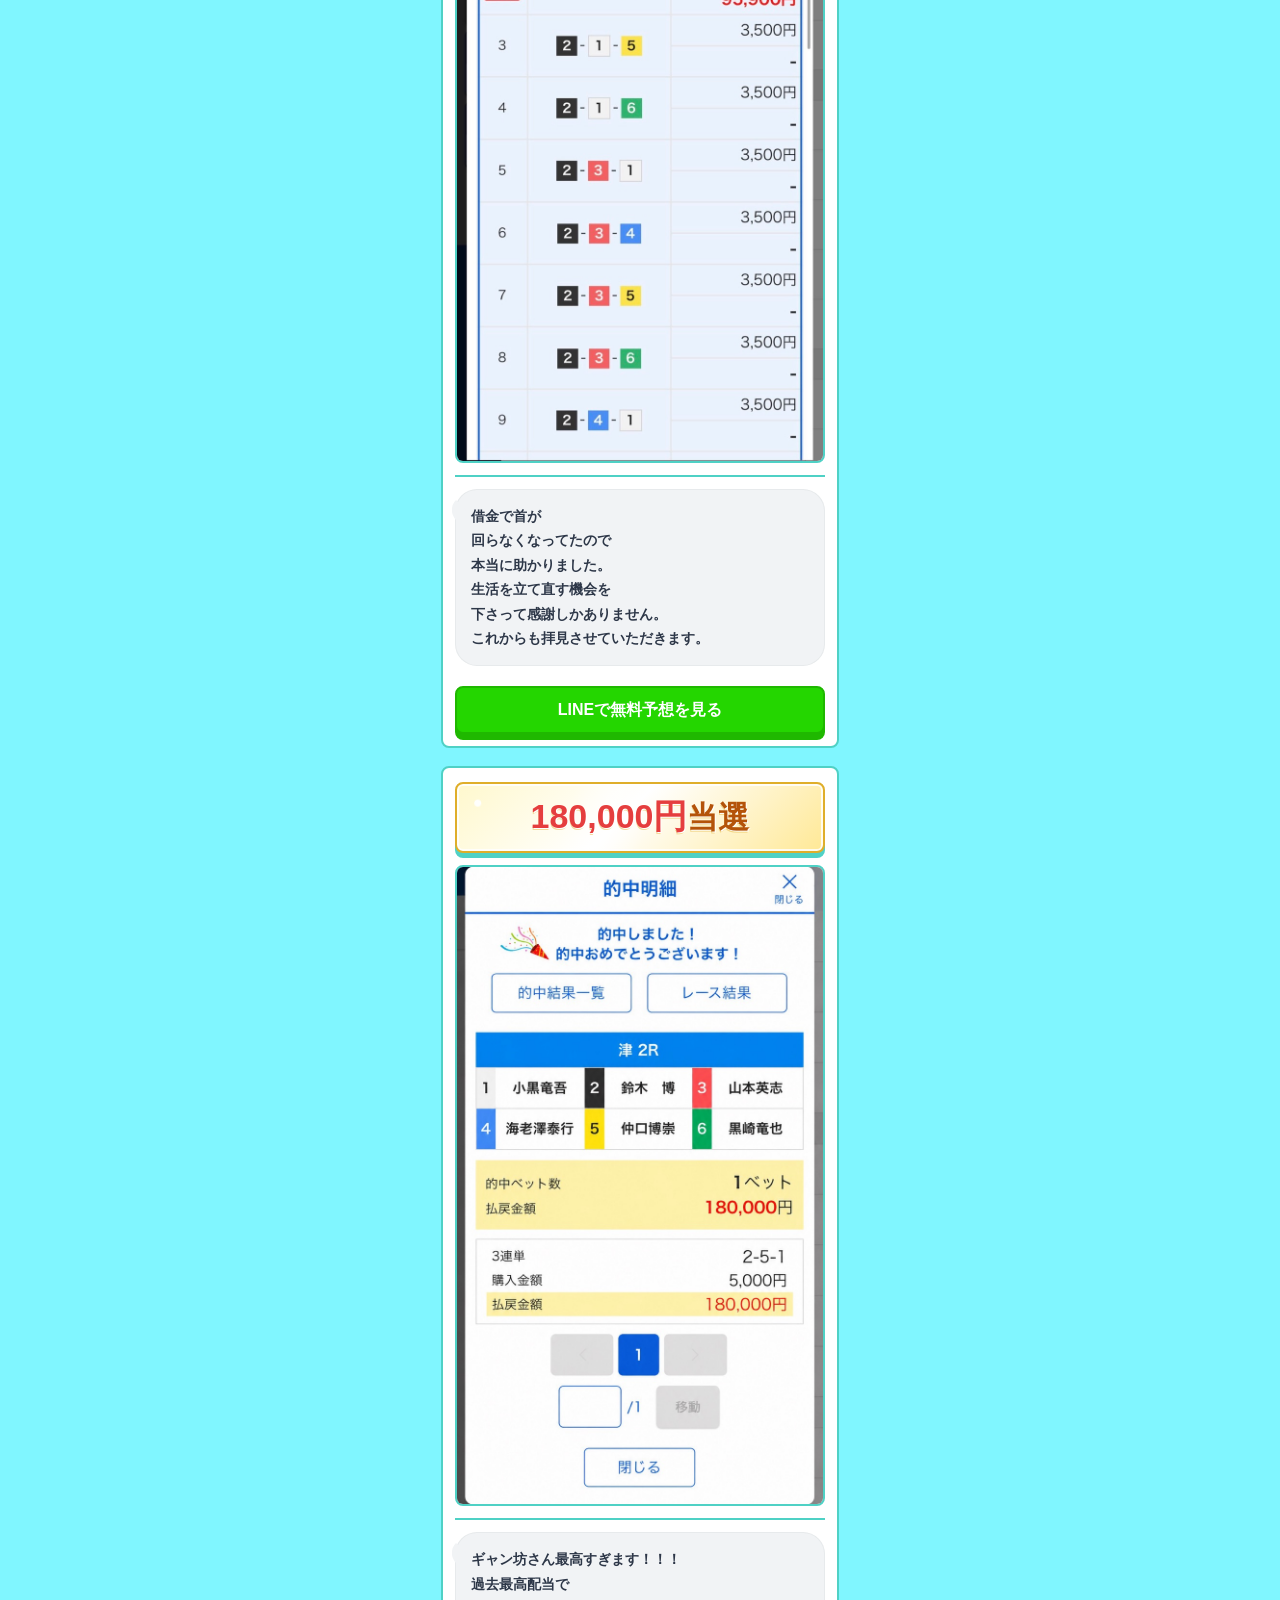
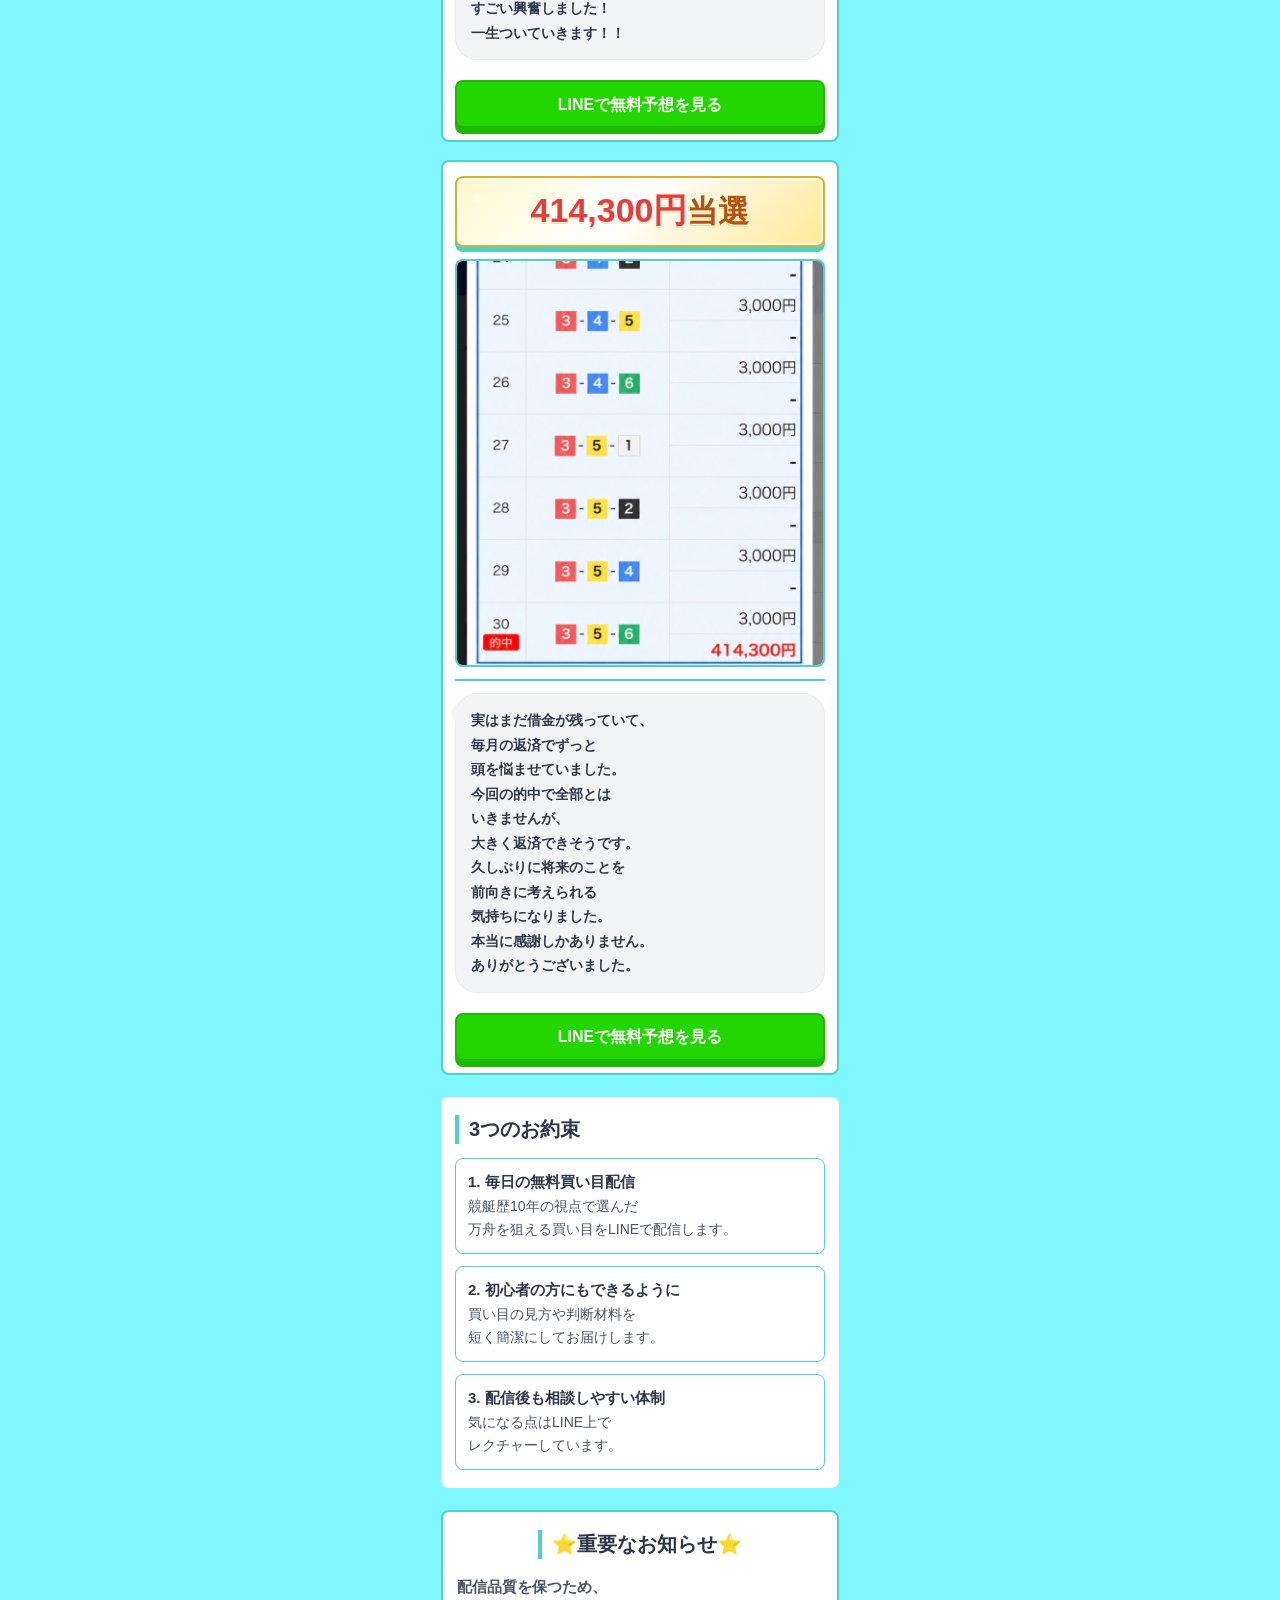
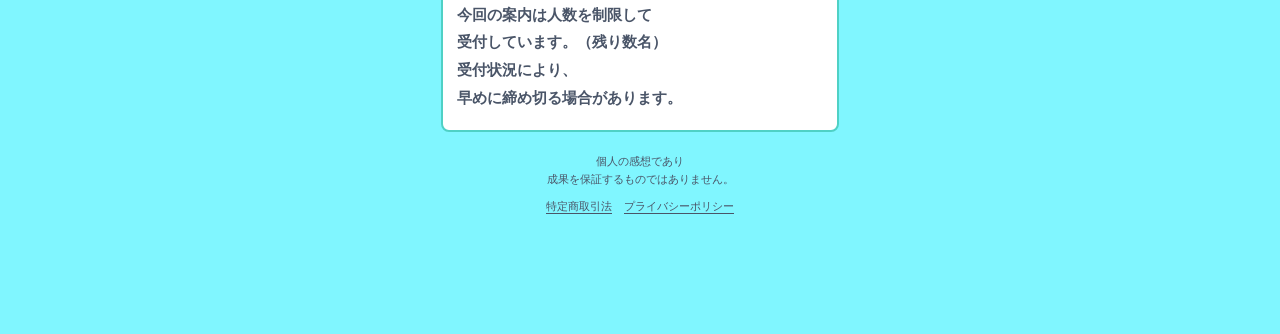
<file: 競艇/index.html>
<!doctype html>
<html lang="ja"><head>
  <meta charset="utf-8">
  <meta name="viewport" content="width=device-width, initial-scale=1, viewport-fit=cover">
  <title>競艇 LINE友だち追加LP</title>
  <meta name="description" content="競艇の注目レース情報をLINEで受け取れるモバイルLPです。">
  <!-- GTM here -->
  <style>
    :root {
      --bg-primary: #80F6FF;
      --card-bg: #FFFFFF;
      --accent: #4FD1C5;
      --text-primary: #2D3748;
      --text-secondary: #4A5568;
      --alert: #E53E3E;
      --cta-bg: #24D600;
      --cta-hover: #1FB800;
      --font: 'Hiragino Kaku Gothic ProN', 'Hiragino Sans', 'Yu Gothic', sans-serif;
    }

    * {
      box-sizing: border-box;
    }

    html {
      min-width: 320px;
      background: var(--bg-primary);
      color: var(--text-primary);
      font-family: var(--font);
      -webkit-text-size-adjust: 100%;
      text-size-adjust: 100%;
    }

    body {
      margin: 0;
      background: var(--bg-primary);
      color: var(--text-primary);
      font-family: var(--font);
      font-feature-settings: "palt";
      line-height: 1.7;
    }

    a {
      color: inherit;
      text-decoration: none;
    }

    img {
      display: block;
      max-width: 100%;
    }

    .page {
      width: min(100%, 430px);
      margin: 0 auto;
      padding: 18px 16px 118px;
    }

    .hero {
      padding: 10px 0 18px;
      text-align: center;
    }

    .eyebrow {
      margin: 0 0 18px;
      border-left: 4px solid var(--accent);
      padding-left: 10px;
      color: var(--text-primary);
      font-size: 17px;
      font-weight: 700;
      line-height: 1.45;
      text-align: center;
    }

    .brand-title {
      display: inline-block;
      width: min(100%, 310px);
      border: 2px solid var(--accent);
      border-radius: 8px;
      background: var(--card-bg);
      padding: 7px 13px 8px;
      box-shadow: 5px 5px 0 var(--accent);
      color: var(--text-primary);
      font-size: 34px;
      font-weight: 800;
      line-height: 1.12;
      text-align: center;
      text-shadow: 2px 2px 0 var(--bg-primary);
    }

    .hero-person {
      margin: 0 auto 18px;
      text-align: center;
    }

    .hero-icon-frame {
      width: 152px;
      height: 152px;
      margin: 0 auto 8px;
      overflow: hidden;
      border: 4px solid var(--card-bg);
      border-radius: 50%;
      background: var(--card-bg);
      outline: 2px solid var(--accent);
    }

    .hero-icon {
      width: 100%;
      height: 100%;
      object-fit: cover;
      object-position: 50% 12%;
      transform: scale(1.28);
      transform-origin: 50% 16%;
    }

    .name-tag {
      display: inline-block;
      min-width: 94px;
      border: 2px solid var(--accent);
      border-radius: 8px;
      background: var(--card-bg);
      padding: 4px 12px 5px;
      color: var(--text-primary);
      font-size: 17px;
      font-weight: 800;
      line-height: 1.25;
      text-align: center;
    }

    .main-title {
      margin: 0;
      border-left: 4px solid var(--accent);
      padding-left: 10px;
      color: var(--text-primary);
      font-size: 28px;
      font-weight: 800;
      letter-spacing: 0;
      line-height: 1.36;
      text-align: left;
    }

    .title-emphasis {
      display: inline-block;
      border-bottom: 3px solid var(--alert);
      color: var(--text-primary);
      font-size: 31px;
      font-weight: 800;
      line-height: 1.24;
    }

    .title-tail {
      font-size: 27px;
      font-weight: 800;
      line-height: 1.38;
    }

    .lead {
      margin: 18px 0 0;
      color: var(--text-secondary);
      font-size: 16px;
      font-weight: 500;
      line-height: 1.9;
      text-align: left;
    }

    .lead strong {
      color: var(--alert);
      font-weight: 800;
    }

    .br {
      display: block;
    }

    .nowrap {
      white-space: nowrap;
    }

    .results {
      display: grid;
      gap: 18px;
      margin-top: 18px;
    }

    .result-card {
      position: relative;
      overflow: hidden;
      border: 2px solid var(--accent);
      border-radius: 8px;
      background: var(--card-bg);
      padding: 14px 12px 72px;
    }

    .result-card-title {
      margin: 0 0 12px;
      border-left: 4px solid var(--accent);
      padding-left: 10px;
      color: var(--text-primary);
      font-size: 18px;
      font-weight: 800;
      line-height: 1.45;
    }

    .winning-prize {
      position: relative;
      overflow: hidden;
      margin: 0 0 12px;
      border: 2px solid #DFAE2A;
      border-radius: 8px;
      background:
        linear-gradient(135deg, rgba(255, 248, 204, 0.98), rgba(255, 255, 255, 0.98) 46%, rgba(255, 232, 148, 0.98)),
        var(--card-bg);
      box-shadow: 0 5px 0 var(--accent), inset 0 0 0 2px rgba(255, 255, 255, 0.82);
      padding: 13px 8px 15px;
      color: var(--text-primary);
      line-height: 1.15;
      text-align: center;
    }

    .winning-prize::before {
      position: absolute;
      inset: -45% -18%;
      background:
        radial-gradient(circle at 18% 24%, rgba(255, 255, 255, 0.95) 0 3px, transparent 4px),
        radial-gradient(circle at 80% 30%, rgba(255, 255, 255, 0.9) 0 2px, transparent 3px),
        linear-gradient(115deg, transparent 0 36%, rgba(255, 255, 255, 0.62) 44%, transparent 52% 100%);
      content: "";
      transform: rotate(-7deg);
    }

    .winning-prize-text {
      position: relative;
      display: block;
      color: #B45309;
      font-size: 31px;
      font-weight: 800;
      letter-spacing: 0;
      text-shadow: 1px 1px 0 #FFFFFF, 0 2px 0 rgba(223, 174, 42, 0.42);
    }

    .winning-prize-text .amount {
      color: var(--alert);
      font-size: 34px;
    }

    .result-proof {
      margin: 0 0 12px;
      border: 2px solid var(--accent);
      border-radius: 8px;
      overflow: hidden;
      background: var(--card-bg);
    }

    .result-proof img {
      width: 100%;
      height: auto;
    }

    .testimonial-proof {
      display: grid;
      gap: 10px;
      margin: 0 0 8px;
      border-top: 2px solid var(--accent);
      padding-top: 12px;
    }

    .testimonial-photo {
      width: 96px;
      height: 96px;
      border: 2px solid var(--accent);
      border-radius: 50%;
      object-fit: cover;
      justify-self: center;
    }

    .testimonial-copy {
      margin: 0;
      color: var(--text-primary);
      font-size: 14px;
      font-weight: 700;
      line-height: 1.75;
    }

    .testimonial-message {
      position: relative;
      margin: 0;
      border-radius: 22px;
      background: #F1F3F5;
      padding: 15px 16px;
      color: var(--text-primary);
      font-size: 14px;
      font-weight: 700;
      line-height: 1.75;
      box-shadow: inset 0 0 0 1px rgba(45, 55, 72, 0.05);
    }

    .testimonial-message::before {
      position: absolute;
      top: 14px;
      left: -6px;
      width: 14px;
      height: 14px;
      border-radius: 0 0 0 14px;
      background: #F1F3F5;
      content: "";
      transform: rotate(45deg);
    }

    .meta-table,
    .data-table {
      width: 100%;
      border-collapse: collapse;
      table-layout: fixed;
      color: var(--text-primary);
      font-variant-numeric: tabular-nums;
    }

    .meta-table {
      margin-bottom: 12px;
      border: 1px solid var(--accent);
      font-size: 12px;
      line-height: 1.45;
    }

    .meta-table th,
    .meta-table td {
      border: 1px solid var(--accent);
      padding: 7px 2px;
      text-align: center;
      vertical-align: middle;
      white-space: nowrap;
    }

    .meta-table th:nth-child(1),
    .meta-table td:nth-child(1) {
      width: 92px;
    }

    .meta-table th:nth-child(2),
    .meta-table td:nth-child(2) {
      width: 70px;
    }

    .meta-table th:nth-child(3),
    .meta-table td:nth-child(3) {
      width: 70px;
    }

    .meta-table th:nth-child(4),
    .meta-table td:nth-child(4) {
      width: 74px;
    }

    .meta-table th {
      background: var(--bg-primary);
      color: var(--text-secondary);
      font-weight: 700;
    }

    .meta-table td {
      background: var(--card-bg);
      font-weight: 800;
    }

    .date-band {
      margin: 0 0 10px;
      border: 1px solid var(--accent);
      background: var(--bg-primary);
      padding: 8px 10px;
      color: var(--text-primary);
      font-size: 15px;
      font-weight: 800;
      line-height: 1.35;
      text-align: center;
    }

    .data-table {
      border: 1px solid var(--accent);
      font-size: 12px;
      line-height: 1.35;
    }

    .data-table th,
    .data-table td {
      border: 1px solid var(--accent);
      padding: 7px 3px;
      text-align: center;
      vertical-align: middle;
    }

    .data-table th {
      background: var(--bg-primary);
      color: var(--text-secondary);
      font-weight: 800;
      white-space: nowrap;
    }

    .data-table td {
      background: var(--card-bg);
      font-weight: 700;
      white-space: nowrap;
    }

    .data-table col:nth-child(1) {
      width: 35px;
    }

    .data-table col:nth-child(2) {
      width: 62px;
    }

    .data-table col:nth-child(3) {
      width: 76px;
    }

    .hit-badge {
      display: inline-block;
      min-width: 36px;
      border-radius: 4px;
      background: var(--alert);
      padding: 2px 5px;
      color: var(--card-bg);
      font-size: 11px;
      font-weight: 800;
      line-height: 1.25;
    }

    .payout {
      color: var(--text-primary);
      font-size: 12px;
      font-weight: 800;
    }

    .payout-hit {
      color: var(--alert);
      font-size: 15px;
      font-weight: 800;
      letter-spacing: 0;
    }

    .result-cta {
      position: absolute;
      right: 12px;
      bottom: 12px;
      left: 12px;
      display: flex;
      min-height: 48px;
      align-items: center;
      justify-content: center;
      border-radius: 8px;
      border: 2px solid var(--cta-hover);
      background: var(--cta-bg);
      box-shadow: 0 6px 0 var(--cta-hover);
      color: var(--card-bg);
      font-size: 16px;
      font-weight: 800;
      line-height: 1.35;
      text-align: center;
      transition: transform 120ms ease, box-shadow 120ms ease, background 120ms ease;
    }

    .result-cta:hover,
    .result-cta:focus-visible,
    .fixed-cta-button:hover,
    .fixed-cta-button:focus-visible {
      background: var(--cta-hover);
    }

    .section {
      margin-top: 22px;
      border-radius: 8px;
      background: var(--card-bg);
      padding: 18px 14px;
    }

    .section-title {
      margin: 0 0 14px;
      border-left: 4px solid var(--accent);
      padding-left: 10px;
      color: var(--text-primary);
      font-size: 20px;
      font-weight: 800;
      line-height: 1.45;
    }

    .promise-list {
      display: grid;
      gap: 12px;
      margin: 0;
      padding: 0;
      list-style: none;
    }

    .promise-list li {
      border: 1px solid var(--accent);
      border-radius: 8px;
      padding: 12px;
      color: var(--text-secondary);
      font-size: 14px;
      line-height: 1.65;
    }

    .promise-list strong {
      display: block;
      margin-bottom: 2px;
      color: var(--text-primary);
      font-size: 15px;
      font-weight: 800;
      line-height: 1.45;
    }

    .notice {
      border: 2px solid var(--accent);
      text-align: center;
    }

    .notice .section-title {
      display: inline-block;
      margin-right: auto;
      margin-left: auto;
      text-align: left;
    }

    .notice p {
      margin: 0;
      color: var(--text-secondary);
      font-size: 15px;
      font-weight: 600;
      line-height: 1.85;
      text-align: left;
    }

    .notice strong {
      color: var(--alert);
      font-weight: 800;
    }

    .footer {
      margin-top: 20px;
      padding: 0 4px;
      color: var(--text-secondary);
      font-size: 11px;
      line-height: 1.7;
      text-align: center;
    }

    .footer p {
      margin: 0 0 8px;
    }

    .footer-links {
      display: flex;
      justify-content: center;
      gap: 12px;
    }

    .footer-links a {
      text-decoration: underline;
      text-decoration-color: var(--text-secondary);
      text-underline-offset: 3px;
    }

    .fixed-cta {
      position: fixed;
      right: 0;
      bottom: 0;
      left: 0;
      z-index: 10;
      width: 100%;
      background: var(--card-bg);
      padding: 10px 16px;
      padding-bottom: max(12px, env(safe-area-inset-bottom));
    }

    .fixed-cta-inner {
      width: min(100%, 430px);
      margin: 0 auto;
    }

    .fixed-cta-button {
      display: flex;
      min-height: 56px;
      align-items: center;
      justify-content: center;
      border-radius: 8px;
      border: 2px solid var(--cta-hover);
      background: var(--cta-bg);
      box-shadow: 0 7px 0 var(--cta-hover);
      color: var(--card-bg);
      font-size: 17px;
      font-weight: 800;
      line-height: 1.35;
      text-align: center;
      transition: transform 120ms ease, box-shadow 120ms ease, background 120ms ease;
    }

    .result-cta:active,
    .fixed-cta-button:active {
      transform: translateY(4px);
      box-shadow: 0 2px 0 var(--cta-hover);
    }

    @media (max-width: 374px) {
      .page {
        padding-right: 12px;
        padding-left: 12px;
      }

      .main-title {
        font-size: 26px;
      }

      .brand-title,
      .title-emphasis {
        font-size: 29px;
      }

      .hero-icon-frame {
        width: 144px;
        height: 144px;
      }

      .title-tail {
        font-size: 25px;
      }

      .data-table {
        font-size: 11px;
      }

      .payout-hit {
        font-size: 14px;
      }
    }
  </style>
</head>
<body>
  <!-- GTM here -->
  <main class="page">
    <header class="hero">
      <h2 class="eyebrow">
        <span class="br brand-title" data-edit="eyebrow-1">万舟クラブ</span>
        <span class="br" data-edit="eyebrow-2"></span>
      </h2>
      <figure class="hero-person">
        <div class="hero-icon-frame">
          <img class="hero-icon" src="./assets/gambo.jpg" alt="ギャン坊の似顔絵アイコン" loading="lazy" width="152" height="152">
        </div>
        <figcaption class="name-tag">
          <span class="br" data-edit="hero-name-1">🚤1日１善ギャンブル三昧🏇</span>
          <span class="br" data-edit="hero-name">ギャン坊</span>
        </figcaption>
      </figure>
      <h1 class="main-title">
        <span class="br"><span class="title-emphasis" data-edit="main-title-1">競艇歴10年！</span></span>
        <span class="br"><span class="title-emphasis" data-edit="main-title-2">最高配当120万越え！</span></span>
        <span class="br title-tail" data-edit="main-title-3">競艇のプロがついに始動！！</span>
      </h1>
      <p class="lead">
        <span class="br" data-edit="lead-1">平均日給10万円以上のギャン坊が</span>
        <span class="br"><strong data-edit="lead-strong-1">クローズドなLINEで</strong></span>
        <span class="br"><strong data-edit="lead-strong-2">少額からできる買い目をお届けします。</strong></span>
        <span class="br" data-edit="lead-2"></span>
      </p>
    </header>

    <section class="results" aria-label="実績カード">
      <article class="result-card" data-result-card="1">
        <h2 class="winning-prize">
          <span class="winning-prize-text"><span class="amount">892,000円</span>当選</span>
        </h2>
        <figure class="result-proof">
          <img src="./assets/result-proof.jpg" alt="浜名湖12R 3連単フォーメーション的中実績" loading="lazy" width="960" height="368">
        </figure>
        <div class="testimonial-proof" aria-label="利用者の感想">
          <p class="testimonial-message">
            <span class="br">ギャン坊さんお疲れ様です。</span>
            <span class="br">いや〜腰抜かしました。</span>
            <span class="br">ご飯食ってる時に結果見たんですが、</span>
            <span class="br">思わず店で変な声出ました笑</span>
            <span class="br">まさか自分がこんな払戻もらえるとは</span>
            <span class="br">思ってなかったです。</span>
            <span class="br">最近仕事もしんどくて</span>
            <span class="br">気分落ちてたんですが、</span>
            <span class="br">一気に元気出ました。</span>
            <span class="br">これからもよろしくお願いします！</span>
          </p>
        </div>
        <a class="result-cta" href="http://bit.ly/4nIN410" data-cv="line">
          <span data-edit="cta-label">LINEで無料予想を見る</span>
        </a>
      </article>

      <article class="result-card" data-result-card="2">
        <h2 class="winning-prize">
          <span class="winning-prize-text"><span class="amount">116,500円</span>当選</span>
        </h2>
        <figure class="result-proof">
          <img src="./assets/result-proof-02.jpg" alt="芦屋12R 3連単フォーメーション的中実績" loading="lazy" width="960" height="527">
        </figure>
        <div class="testimonial-proof" aria-label="利用者の感想">
          <p class="testimonial-message">
            <span class="br">正直、結果見た時は</span>
            <span class="br">鳥肌立ちました（笑）</span>
            <span class="br">最近なかなか勝ててなくて</span>
            <span class="br">借金も嵩むばかりで、</span>
            <span class="br">競艇もやめようと思ってたので</span>
            <span class="br">本当に助かりました。</span>
          </p>
        </div>
        <a class="result-cta" href="http://bit.ly/4nIN410" data-cv="line">
          <span data-edit="cta-label">LINEで無料予想を見る</span>
        </a>
      </article>

      <article class="result-card" data-result-card="3">
        <h2 class="winning-prize">
          <span class="winning-prize-text"><span class="amount">236,500円</span>当選</span>
        </h2>
        <figure class="result-proof">
          <img src="./assets/result-proof-03.jpg" alt="常滑4R 3連単236,500円的中明細" loading="lazy" width="760" height="1322">
        </figure>
        <div class="testimonial-proof" aria-label="利用者の感想">
          <p class="testimonial-message">
            <span class="br">ギャン坊さん、</span>
            <span class="br">ありがとうございます。</span>
            <span class="br">競艇歴は長いですが、</span>
            <span class="br">こんな配当は初めてでした。</span>
            <span class="br">しばらく画面を</span>
            <span class="br">見つめてしまいました（笑）</span>
            <span class="br">本当に感謝です。</span>
          </p>
        </div>
        <a class="result-cta" href="http://bit.ly/4nIN410" data-cv="line">
          <span data-edit="cta-label">LINEで無料予想を見る</span>
        </a>
      </article>

      <article class="result-card" data-result-card="4">
        <h2 class="winning-prize">
          <span class="winning-prize-text"><span class="amount">95,900円</span>当選</span>
        </h2>
        <figure class="result-proof">
          <img src="./assets/result-proof-04.jpg" alt="丸亀4R 3連単フォーメーション95,900円的中実績" loading="lazy" width="760" height="1327">
        </figure>
        <div class="testimonial-proof" aria-label="利用者の感想">
          <p class="testimonial-message">
            <span class="br">借金で首が</span>
            <span class="br">回らなくなってたので</span>
            <span class="br">本当に助かりました。</span>
            <span class="br">生活を立て直す機会を</span>
            <span class="br">下さって感謝しかありません。</span>
            <span class="br">これからも拝見させていただきます。</span>
          </p>
        </div>
        <a class="result-cta" href="http://bit.ly/4nIN410" data-cv="line">
          <span data-edit="cta-label">LINEで無料予想を見る</span>
        </a>
      </article>

      <article class="result-card" data-result-card="5">
        <h2 class="winning-prize">
          <span class="winning-prize-text"><span class="amount">180,000円</span>当選</span>
        </h2>
        <figure class="result-proof">
          <img src="./assets/result-proof-05.jpg" alt="津2R 3連単180,000円的中明細" loading="lazy" width="760" height="1324">
        </figure>
        <div class="testimonial-proof" aria-label="利用者の感想">
          <p class="testimonial-message">
            <span class="br">ギャン坊さん最高すぎます！！！</span>
            <span class="br">過去最高配当で</span>
            <span class="br">すごい興奮しました！</span>
            <span class="br">一生ついていきます！！</span>
          </p>
        </div>
        <a class="result-cta" href="http://bit.ly/4nIN410" data-cv="line">
          <span data-edit="cta-label">LINEで無料予想を見る</span>
        </a>
      </article>

      <article class="result-card" data-result-card="6">
        <h2 class="winning-prize">
          <span class="winning-prize-text"><span class="amount">414,300円</span>当選</span>
        </h2>
        <figure class="result-proof">
          <img src="./assets/result-proof-06.jpg" alt="3連単414,300円的中実績" loading="lazy" width="760" height="839">
        </figure>
        <div class="testimonial-proof" aria-label="利用者の感想">
          <p class="testimonial-message">
            <span class="br">実はまだ借金が残っていて、</span>
            <span class="br">毎月の返済でずっと</span>
            <span class="br">頭を悩ませていました。</span>
            <span class="br">今回の的中で全部とは</span>
            <span class="br">いきませんが、</span>
            <span class="br">大きく返済できそうです。</span>
            <span class="br">久しぶりに将来のことを</span>
            <span class="br">前向きに考えられる</span>
            <span class="br">気持ちになりました。</span>
            <span class="br">本当に感謝しかありません。</span>
            <span class="br">ありがとうございました。</span>
          </p>
        </div>
        <a class="result-cta" href="http://bit.ly/4nIN410" data-cv="line">
          <span data-edit="cta-label">LINEで無料予想を見る</span>
        </a>
      </article>
    </section>

    <section class="section" aria-labelledby="promise-title">
      <h2 class="section-title" id="promise-title">
        <span class="br" data-edit="promise-heading">3つのお約束</span>
      </h2>
      <ol class="promise-list">
        <li>
          <strong data-edit="promise-1-title">1. 毎日の無料買い目配信</strong>
          <span class="br" data-edit="promise-1-line-1">競艇歴10年の視点で選んだ</span>
          <span class="br" data-edit="promise-1-line-2">万舟を狙える買い目をLINEで配信します。</span>
        </li>
        <li>
          <strong data-edit="promise-2-title">2. 初心者の方にもできるように</strong>
          <span class="br" data-edit="promise-2-line-1">買い目の見方や判断材料を</span>
          <span class="br" data-edit="promise-2-line-2">短く簡潔にしてお届けします。</span>
        </li>
        <li>
          <strong data-edit="promise-3-title">3. 配信後も相談しやすい体制</strong>
          <span class="br" data-edit="promise-3-line-1">気になる点はLINE上で</span>
          <span class="br" data-edit="promise-3-line-2">レクチャーしています。</span>
        </li>
      </ol>
    </section>

    <section class="section notice" aria-labelledby="notice-title">
      <h2 class="section-title" id="notice-title">
        <span class="br" data-edit="notice-heading">⭐重要なお知らせ⭐</span>
      </h2>
      <p>
        <span class="br" data-edit="notice-line-1">配信品質を保つため、</span>
        <span class="br" data-edit="notice-line-2">今回の案内は人数を制限して</span>
        <span class="br" data-edit="notice-line-2b">受付しています。（残り数名）</span>
        <span class="br" data-edit="notice-line-3">受付状況により、</span>
        <span class="br" data-edit="notice-line-4">早めに締め切る場合があります。</span>
      </p>
    </section>

    <footer class="footer">
      <p>
        <span class="br" data-edit="footer-note-1">個人の感想であり</span>
        <span class="br" data-edit="footer-note-2">成果を保証するものではありません。</span>
      </p>
      <nav class="footer-links" aria-label="フッターリンク">
        <a href="#" data-cv="line">特定商取引法</a>
        <a href="#" data-cv="line">プライバシーポリシー</a>
      </nav>
    </footer>
  </main>

  <div class="fixed-cta">
    <div class="fixed-cta-inner">
      <a class="fixed-cta-button" href="http://bit.ly/4nIN410" data-cv="line">
        <span data-edit="cta-label">LINEで無料予想を見る</span>
      </a>
    </div>
  </div>

  <script>
    (function () {
      var lineButtons = document.querySelectorAll('.result-cta[data-cv="line"], .fixed-cta-button[data-cv="line"]');

      lineButtons.forEach(function (button) {
        button.addEventListener('click', function () {
          if (typeof window.gtag === 'function') {
            window.gtag('event', 'line_friend_add');
          }
        });
      });

      window.updateResultData = function (results) {
        Object.keys(results || {}).forEach(function (key) {
          var item = results[key] || {};
          var card = document.querySelector('[data-result-card="' + key + '"]');

          if (!card) {
            return;
          }

          if (item.amount) {
            document.querySelectorAll('[data-amount-' + key + ']').forEach(function (node) {
              node.textContent = item.amount;
            });
          }

          if (item.date) {
            document.querySelectorAll('[data-result-date-' + key + '], [data-date-band-' + key + ']').forEach(function (node) {
              node.textContent = item.date;
            });
          }

          if (item.place) {
            document.querySelectorAll('[data-result-place-' + key + ']').forEach(function (node) {
              node.textContent = item.place;
            });
          }

          if (item.race) {
            document.querySelectorAll('[data-result-race-' + key + ']').forEach(function (node) {
              node.textContent = item.race;
            });
          }
        });
      };
    })();
  </script>







</body></html>
</file>
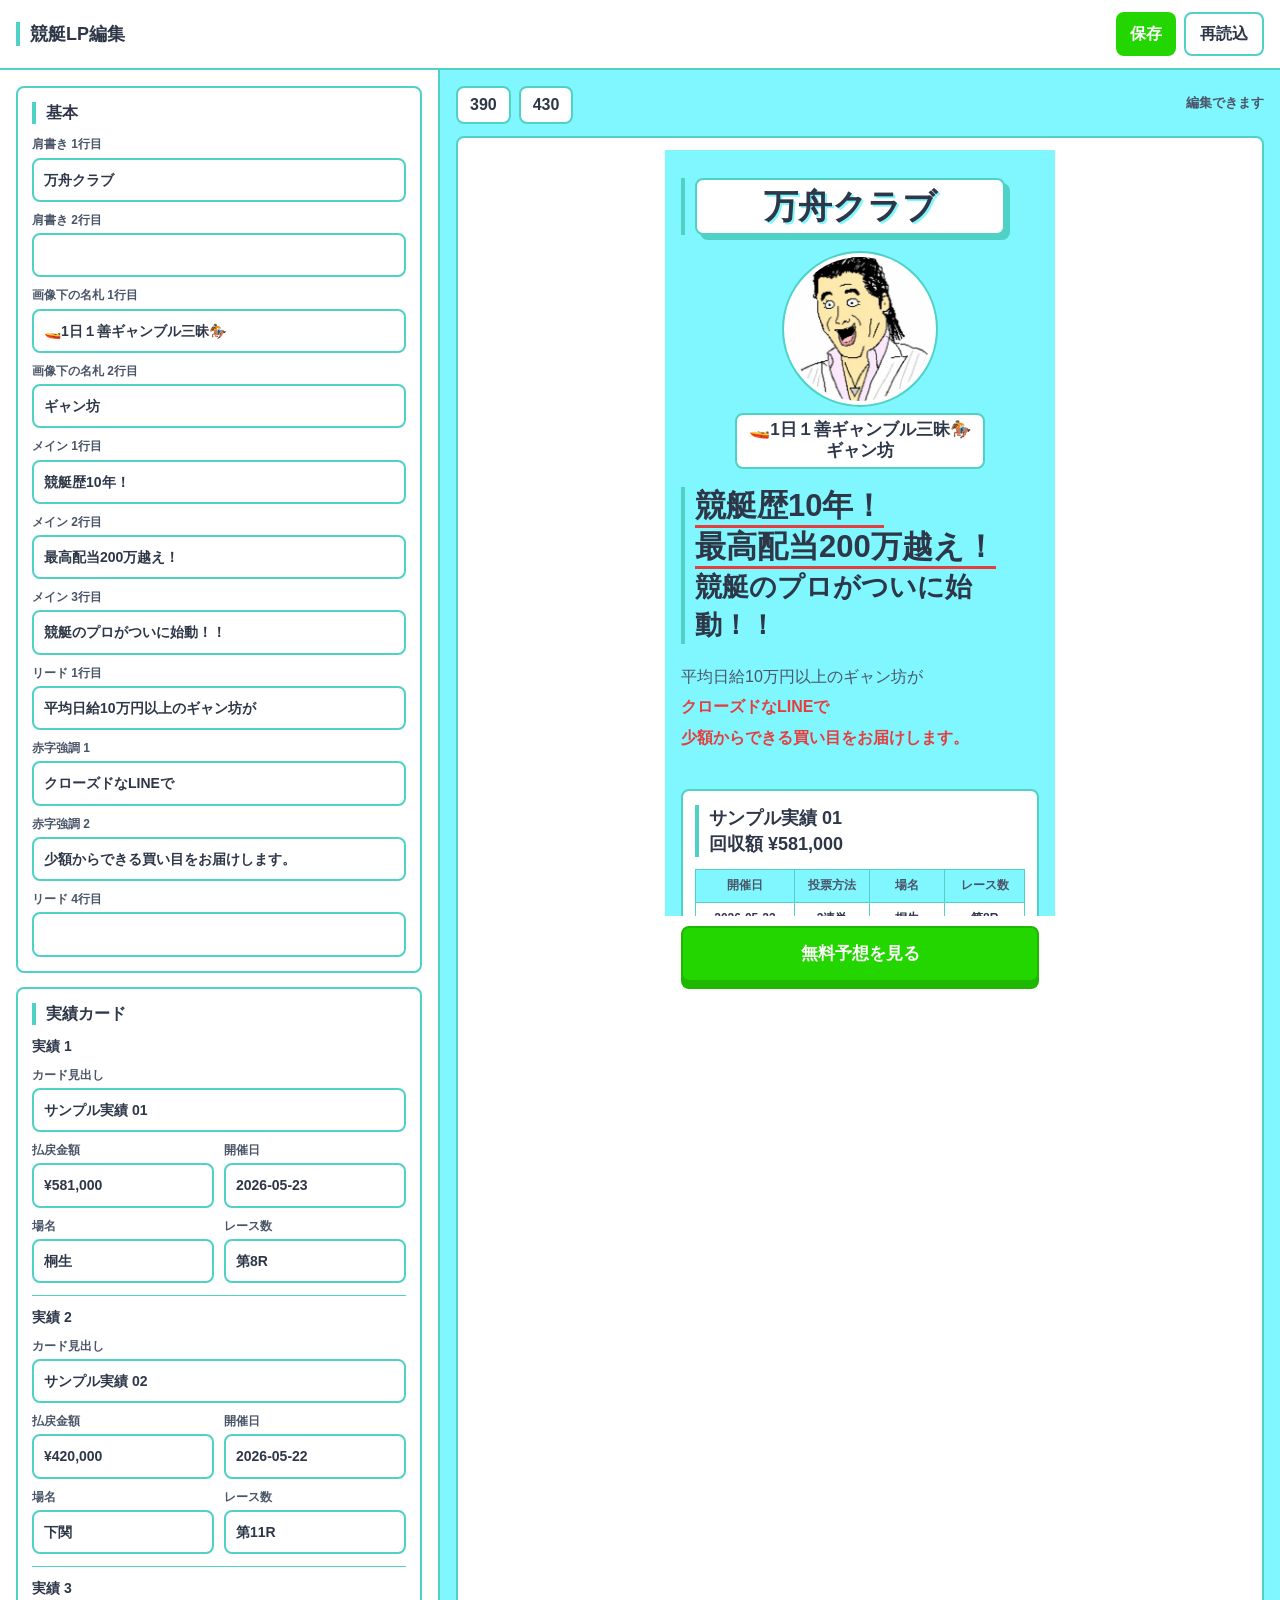
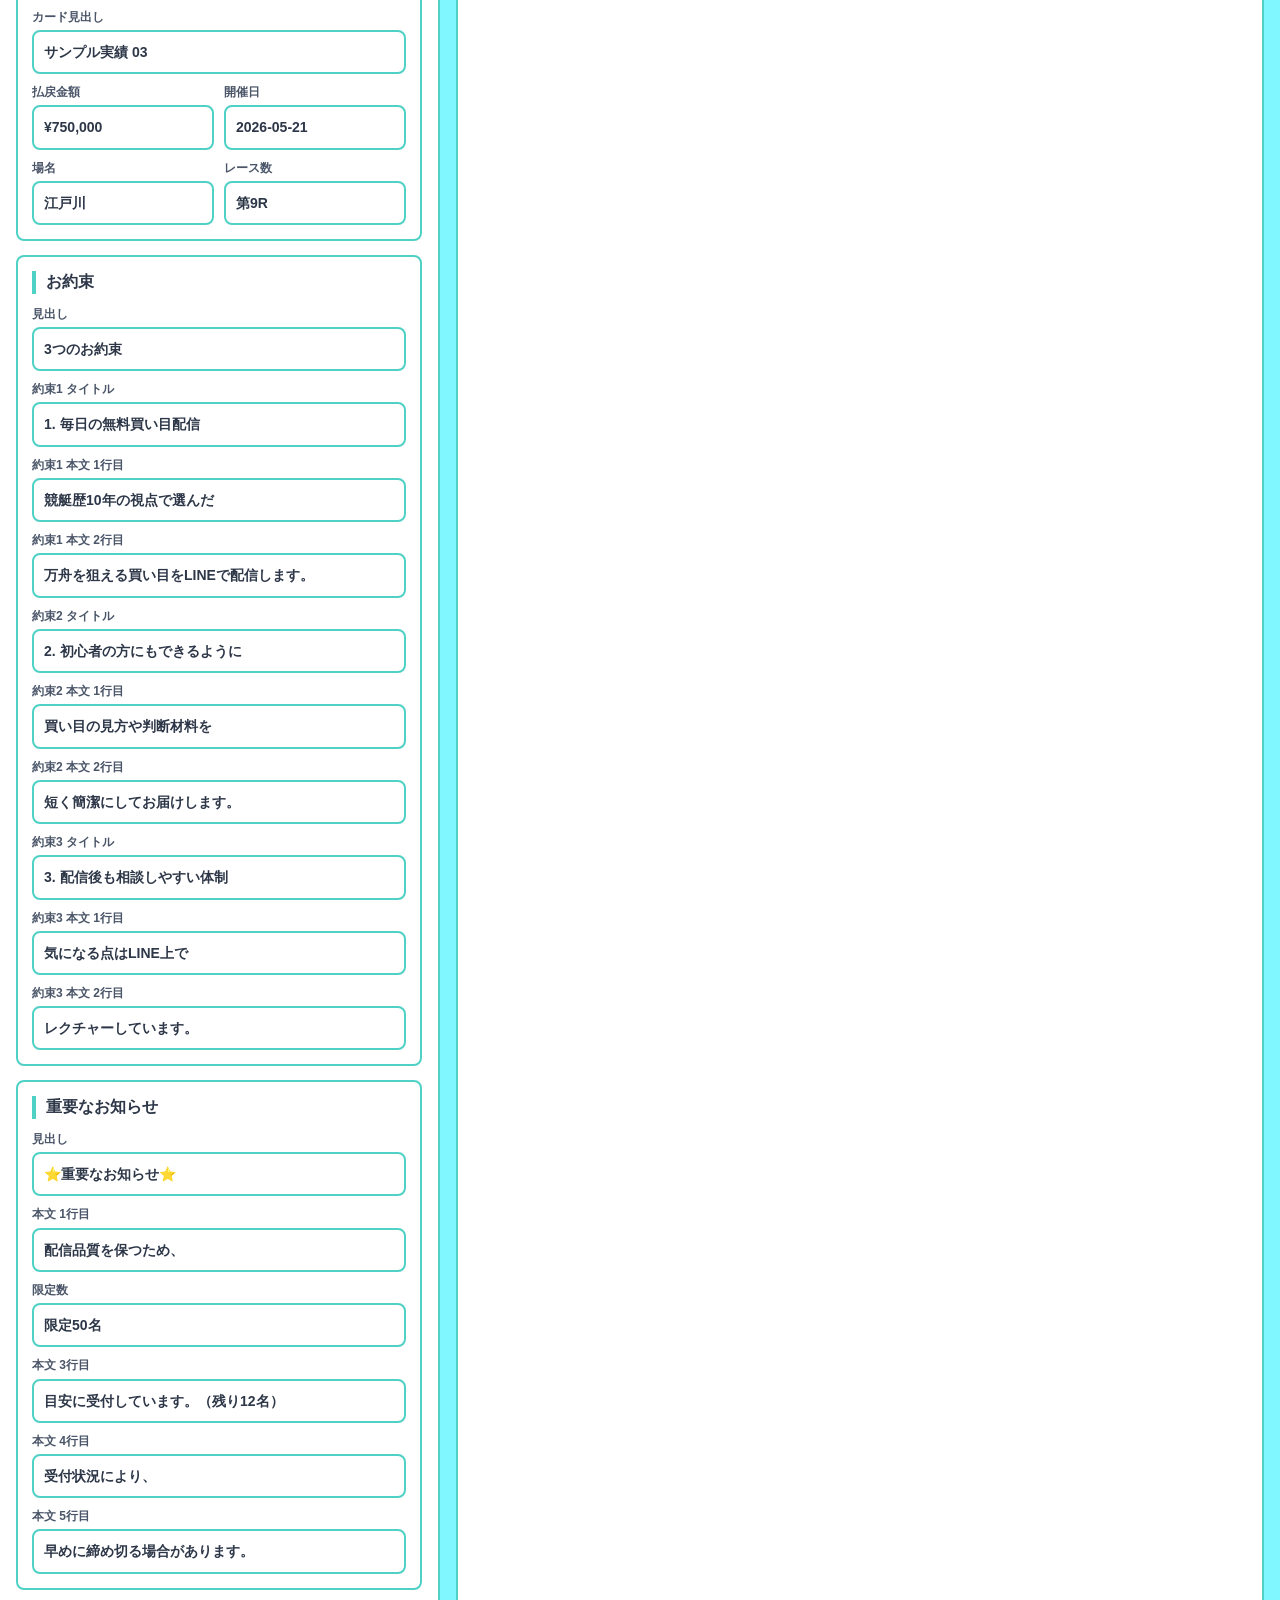
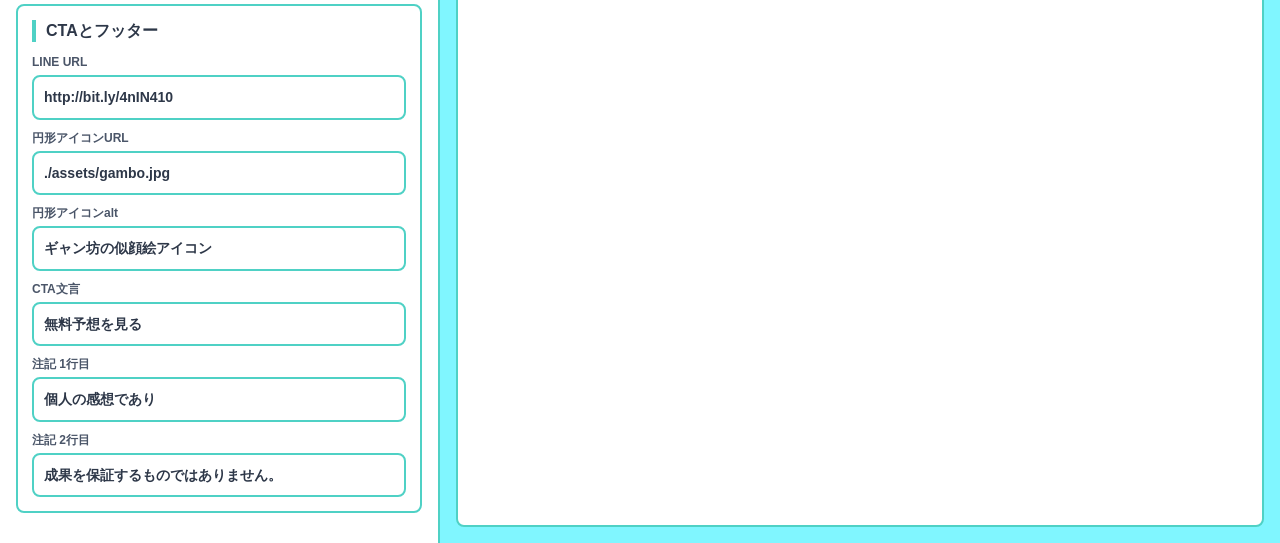
<file: editor.html>
<!doctype html>
<html lang="ja">
<head>
  <meta charset="utf-8">
  <meta name="viewport" content="width=device-width, initial-scale=1, viewport-fit=cover">
  <title>競艇LP編集</title>
  <style>
    :root {
      --bg-primary: #80F6FF;
      --card-bg: #FFFFFF;
      --accent: #4FD1C5;
      --text-primary: #2D3748;
      --text-secondary: #4A5568;
      --alert: #E53E3E;
      --cta-bg: #24D600;
      --cta-hover: #1FB800;
      --font: 'Hiragino Kaku Gothic ProN', 'Hiragino Sans', 'Yu Gothic', sans-serif;
    }

    * {
      box-sizing: border-box;
    }

    html,
    body {
      min-height: 100%;
      margin: 0;
      background: var(--bg-primary);
      color: var(--text-primary);
      font-family: var(--font);
      -webkit-text-size-adjust: 100%;
      text-size-adjust: 100%;
    }

    button,
    input,
    textarea {
      font: inherit;
    }

    button {
      min-height: 44px;
      border: 0;
      border-radius: 8px;
      background: var(--cta-bg);
      color: var(--card-bg);
      cursor: pointer;
      font-weight: 800;
    }

    button:hover,
    button:focus-visible {
      background: var(--cta-hover);
    }

    button.secondary {
      border: 2px solid var(--accent);
      background: var(--card-bg);
      color: var(--text-primary);
    }

    button.secondary:hover,
    button.secondary:focus-visible {
      background: var(--bg-primary);
    }

    button:disabled {
      background: var(--text-secondary);
      cursor: not-allowed;
    }

    .app {
      min-height: 100vh;
      display: grid;
      grid-template-rows: auto 1fr;
    }

    .topbar {
      display: flex;
      align-items: center;
      justify-content: space-between;
      gap: 12px;
      border-bottom: 2px solid var(--accent);
      background: var(--card-bg);
      padding: 12px 16px;
    }

    .topbar h1 {
      margin: 0;
      border-left: 4px solid var(--accent);
      padding-left: 10px;
      font-size: 18px;
      line-height: 1.35;
    }

    .top-actions {
      display: flex;
      gap: 8px;
    }

    .top-actions button {
      padding: 0 14px;
      white-space: nowrap;
    }

    .workspace {
      display: grid;
      grid-template-columns: minmax(360px, 440px) 1fr;
      min-height: 0;
    }

    .editor-pane {
      overflow: auto;
      border-right: 2px solid var(--accent);
      background: var(--card-bg);
      padding: 16px;
    }

    .preview-pane {
      min-width: 0;
      display: grid;
      grid-template-rows: auto 1fr;
      padding: 16px;
    }

    .preview-toolbar {
      display: flex;
      align-items: center;
      justify-content: space-between;
      gap: 12px;
      margin-bottom: 12px;
    }

    .size-buttons {
      display: flex;
      gap: 8px;
    }

    .size-buttons button {
      min-height: 38px;
      padding: 0 12px;
    }

    .status {
      min-height: 24px;
      color: var(--text-secondary);
      font-size: 13px;
      font-weight: 700;
      line-height: 1.55;
    }

    .status.alert {
      color: var(--alert);
    }

    .panel {
      border: 2px solid var(--accent);
      border-radius: 8px;
      padding: 14px;
      margin-bottom: 14px;
    }

    .panel h2 {
      margin: 0 0 12px;
      border-left: 4px solid var(--accent);
      padding-left: 10px;
      font-size: 16px;
      line-height: 1.4;
    }

    .field-grid {
      display: grid;
      gap: 10px;
    }

    .field {
      display: grid;
      gap: 5px;
    }

    .field label {
      color: var(--text-secondary);
      font-size: 12px;
      font-weight: 800;
      line-height: 1.35;
    }

    .field input,
    .field textarea {
      width: 100%;
      border: 2px solid var(--accent);
      border-radius: 8px;
      background: var(--card-bg);
      color: var(--text-primary);
      padding: 10px;
      font-size: 14px;
      font-weight: 700;
      line-height: 1.45;
    }

    .field textarea {
      min-height: 76px;
      resize: vertical;
    }

    .result-editor {
      display: grid;
      gap: 10px;
      border-top: 1px solid var(--accent);
      padding-top: 12px;
      margin-top: 12px;
    }

    .result-editor:first-child {
      border-top: 0;
      padding-top: 0;
      margin-top: 0;
    }

    .result-editor h3 {
      margin: 0;
      color: var(--text-primary);
      font-size: 14px;
      line-height: 1.4;
    }

    .result-fields {
      display: grid;
      grid-template-columns: 1fr 1fr;
      gap: 10px;
    }

    .wide {
      grid-column: 1 / -1;
    }

    .preview-shell {
      overflow: auto;
      min-height: 0;
      display: flex;
      justify-content: center;
      border: 2px solid var(--accent);
      border-radius: 8px;
      background: var(--card-bg);
      padding: 12px;
    }

    iframe {
      width: 390px;
      height: 844px;
      border: 0;
      background: var(--bg-primary);
    }

    @media (max-width: 900px) {
      .workspace {
        grid-template-columns: 1fr;
      }

      .editor-pane {
        border-right: 0;
        border-bottom: 2px solid var(--accent);
      }
    }

    @media (max-width: 520px) {
      .topbar {
        align-items: stretch;
        flex-direction: column;
      }

      .top-actions {
        display: grid;
        grid-template-columns: 1fr 1fr;
      }

      .result-fields {
        grid-template-columns: 1fr;
      }

      .preview-pane {
        padding: 12px;
      }

      .preview-shell {
        padding: 0;
      }

      iframe {
        width: 100%;
      }
    }
  </style>
</head>
<body>
  <div class="app">
    <header class="topbar">
      <h1>競艇LP編集</h1>
      <div class="top-actions">
        <button type="button" id="saveButton">保存</button>
        <button type="button" class="secondary" id="reloadButton">再読込</button>
      </div>
    </header>

    <main class="workspace">
      <section class="editor-pane" aria-label="編集フォーム">
        <div class="panel">
          <h2>基本</h2>
          <div class="field-grid" id="basicFields"></div>
        </div>

        <div class="panel">
          <h2>実績カード</h2>
          <div id="resultFields"></div>
        </div>

        <div class="panel">
          <h2>お約束</h2>
          <div class="field-grid" id="promiseFields"></div>
        </div>

        <div class="panel">
          <h2>重要なお知らせ</h2>
          <div class="field-grid" id="noticeFields"></div>
        </div>

        <div class="panel">
          <h2>CTAとフッター</h2>
          <div class="field-grid" id="ctaFields"></div>
        </div>
      </section>

      <section class="preview-pane" aria-label="LPプレビュー">
        <div class="preview-toolbar">
          <div class="size-buttons">
            <button type="button" class="secondary" data-width="390">390</button>
            <button type="button" class="secondary" data-width="430">430</button>
          </div>
          <div class="status" id="status">読込中</div>
        </div>
        <div class="preview-shell">
          <iframe id="preview" title="競艇LPプレビュー" src="./index.html?editor=1"></iframe>
        </div>
      </section>
    </main>
  </div>

  <script>
    (function () {
      var preview = document.getElementById('preview');
      var statusNode = document.getElementById('status');
      var saveButton = document.getElementById('saveButton');
      var reloadButton = document.getElementById('reloadButton');

      var textGroups = {
        basicFields: [
          ['eyebrow-1', '肩書き 1行目'],
          ['eyebrow-2', '肩書き 2行目'],
          ['hero-name-1', '画像下の名札 1行目'],
          ['hero-name', '画像下の名札 2行目'],
          ['main-title-1', 'メイン 1行目'],
          ['main-title-2', 'メイン 2行目'],
          ['main-title-3', 'メイン 3行目'],
          ['lead-1', 'リード 1行目'],
          ['lead-strong-1', '赤字強調 1'],
          ['lead-strong-2', '赤字強調 2'],
          ['lead-2', 'リード 4行目']
        ],
        promiseFields: [
          ['promise-heading', '見出し'],
          ['promise-1-title', '約束1 タイトル'],
          ['promise-1-line-1', '約束1 本文 1行目'],
          ['promise-1-line-2', '約束1 本文 2行目'],
          ['promise-2-title', '約束2 タイトル'],
          ['promise-2-line-1', '約束2 本文 1行目'],
          ['promise-2-line-2', '約束2 本文 2行目'],
          ['promise-3-title', '約束3 タイトル'],
          ['promise-3-line-1', '約束3 本文 1行目'],
          ['promise-3-line-2', '約束3 本文 2行目']
        ],
        noticeFields: [
          ['notice-heading', '見出し'],
          ['notice-line-1', '本文 1行目'],
          ['notice-limit', '限定数'],
          ['notice-line-2', '本文 3行目'],
          ['notice-line-3', '本文 4行目'],
          ['notice-line-4', '本文 5行目']
        ],
        ctaFields: [
          ['cta-label', 'CTA文言'],
          ['footer-note-1', '注記 1行目'],
          ['footer-note-2', '注記 2行目']
        ]
      };

      function setStatus(message, isAlert) {
        statusNode.textContent = message;
        statusNode.classList.toggle('alert', Boolean(isAlert));
      }

      function previewDoc() {
        return preview.contentDocument;
      }

      function readEditValue(key) {
        var node = previewDoc().querySelector('[data-edit="' + key + '"]');
        return node ? node.textContent.trim() : '';
      }

      function writeEditValue(key, value) {
        previewDoc().querySelectorAll('[data-edit="' + key + '"]').forEach(function (node) {
          node.textContent = value;
        });
        validateCopy();
      }

      function makeField(key, labelText, target) {
        var wrap = document.createElement('div');
        var label = document.createElement('label');
        var input = document.createElement('input');

        wrap.className = 'field';
        label.htmlFor = key;
        label.textContent = labelText;
        input.id = key;
        input.type = 'text';
        input.value = readEditValue(key);
        input.addEventListener('input', function () {
          writeEditValue(key, input.value);
        });

        wrap.append(label, input);
        target.append(wrap);
      }

      function renderTextFields() {
        Object.keys(textGroups).forEach(function (groupId) {
          var target = document.getElementById(groupId);
          target.textContent = '';
          textGroups[groupId].forEach(function (item) {
            makeField(item[0], item[1], target);
          });
        });

        var ctaTarget = document.getElementById('ctaFields');
        var ctaUrl = document.createElement('div');
        var ctaLabel = document.createElement('label');
        var ctaInput = document.createElement('input');
        var heroSrc = document.createElement('div');
        var heroSrcLabel = document.createElement('label');
        var heroSrcInput = document.createElement('input');
        var heroAlt = document.createElement('div');
        var heroAltLabel = document.createElement('label');
        var heroAltInput = document.createElement('input');
        var heroImage = previewDoc().querySelector('.hero-icon');

        ctaUrl.className = 'field';
        ctaLabel.htmlFor = 'cta-url';
        ctaLabel.textContent = 'LINE URL';
        ctaInput.id = 'cta-url';
        ctaInput.type = 'url';
        ctaInput.value = (previewDoc().querySelector('.result-cta') || {}).href || '';
        ctaInput.addEventListener('input', function () {
          previewDoc().querySelectorAll('.result-cta, .fixed-cta-button').forEach(function (node) {
            node.setAttribute('href', ctaInput.value);
          });
        });

        heroSrc.className = 'field';
        heroSrcLabel.htmlFor = 'hero-src';
        heroSrcLabel.textContent = '円形アイコンURL';
        heroSrcInput.id = 'hero-src';
        heroSrcInput.type = 'url';
        heroSrcInput.value = heroImage ? heroImage.getAttribute('src') : '';
        heroSrcInput.addEventListener('input', function () {
          if (heroImage) {
            heroImage.setAttribute('src', heroSrcInput.value);
          }
        });

        heroAlt.className = 'field';
        heroAltLabel.htmlFor = 'hero-alt';
        heroAltLabel.textContent = '円形アイコンalt';
        heroAltInput.id = 'hero-alt';
        heroAltInput.type = 'text';
        heroAltInput.value = heroImage ? heroImage.getAttribute('alt') : '';
        heroAltInput.addEventListener('input', function () {
          if (heroImage) {
            heroImage.setAttribute('alt', heroAltInput.value);
          }
        });

        ctaUrl.append(ctaLabel, ctaInput);
        heroSrc.append(heroSrcLabel, heroSrcInput);
        heroAlt.append(heroAltLabel, heroAltInput);
        ctaTarget.prepend(heroAlt);
        ctaTarget.prepend(heroSrc);
        ctaTarget.prepend(ctaUrl);
      }

      function resultValue(selector) {
        var node = previewDoc().querySelector(selector);
        return node ? node.textContent.trim() : '';
      }

      function makeResultField(labelText, value, onInput, wide) {
        var wrap = document.createElement('div');
        var label = document.createElement('label');
        var input = document.createElement('input');

        wrap.className = wide ? 'field wide' : 'field';
        label.textContent = labelText;
        input.type = 'text';
        input.value = value;
        input.addEventListener('input', function () {
          onInput(input.value);
          validateCopy();
        });

        wrap.append(label, input);
        return wrap;
      }

      function renderResultFields() {
        var target = document.getElementById('resultFields');
        target.textContent = '';

        [1, 2, 3].forEach(function (index) {
          var block = document.createElement('section');
          var heading = document.createElement('h3');
          var grid = document.createElement('div');
          var state = {
            amount: resultValue('[data-amount-' + index + ']'),
            date: resultValue('[data-result-date-' + index + ']'),
            place: resultValue('[data-result-place-' + index + ']'),
            race: resultValue('[data-result-race-' + index + ']')
          };

          function applyResult() {
            var payload = {};
            payload[index] = state;
            preview.contentWindow.updateResultData(payload);
          }

          block.className = 'result-editor';
          heading.textContent = '実績 ' + index;
          grid.className = 'result-fields';

          grid.append(
            makeResultField('カード見出し', readEditValue('result-title-' + index), function (value) {
              writeEditValue('result-title-' + index, value);
            }, true),
            makeResultField('払戻金額', state.amount, function (value) {
              state.amount = value;
              applyResult();
            }),
            makeResultField('開催日', state.date, function (value) {
              state.date = value;
              applyResult();
            }),
            makeResultField('場名', state.place, function (value) {
              state.place = value;
              applyResult();
            }),
            makeResultField('レース数', state.race, function (value) {
              state.race = value;
              applyResult();
            })
          );

          block.append(heading, grid);
          target.append(block);
        });
      }

      function validateCopy() {
        var bodyText = previewDoc().body ? previewDoc().body.innerText : '';
        var hasRiskWord = /必ず|絶対|100%/.test(bodyText);

        saveButton.disabled = hasRiskWord;
        if (hasRiskWord) {
          setStatus('断定表現が含まれています', true);
          return false;
        }

        setStatus('編集中', false);
        return true;
      }

      function currentHtml() {
        return '<!doctype html>\n' + previewDoc().documentElement.outerHTML + '\n';
      }

      function initializeEditor() {
        renderTextFields();
        renderResultFields();
        validateCopy();
        setStatus('編集できます', false);
      }

      async function saveLp() {
        if (!validateCopy()) {
          return;
        }

        setStatus('保存中', false);
        saveButton.disabled = true;

        try {
          var response = await fetch('/api/save-lp', {
            method: 'POST',
            headers: {
              'Content-Type': 'application/json'
            },
            body: JSON.stringify({
              html: currentHtml()
            })
          });
          var result = await response.json();

          if (!response.ok || !result.ok) {
            throw new Error(result.error || '保存できませんでした');
          }

          setStatus('保存しました', false);
        } catch (error) {
          setStatus(error.message, true);
        } finally {
          validateCopy();
        }
      }

      preview.addEventListener('load', initializeEditor);
      saveButton.addEventListener('click', saveLp);
      reloadButton.addEventListener('click', function () {
        preview.src = './index.html?editor=' + Date.now();
      });

      document.querySelectorAll('[data-width]').forEach(function (button) {
        button.addEventListener('click', function () {
          preview.style.width = button.getAttribute('data-width') + 'px';
        });
      });
    })();
  </script>
</body>
</html>
</file>
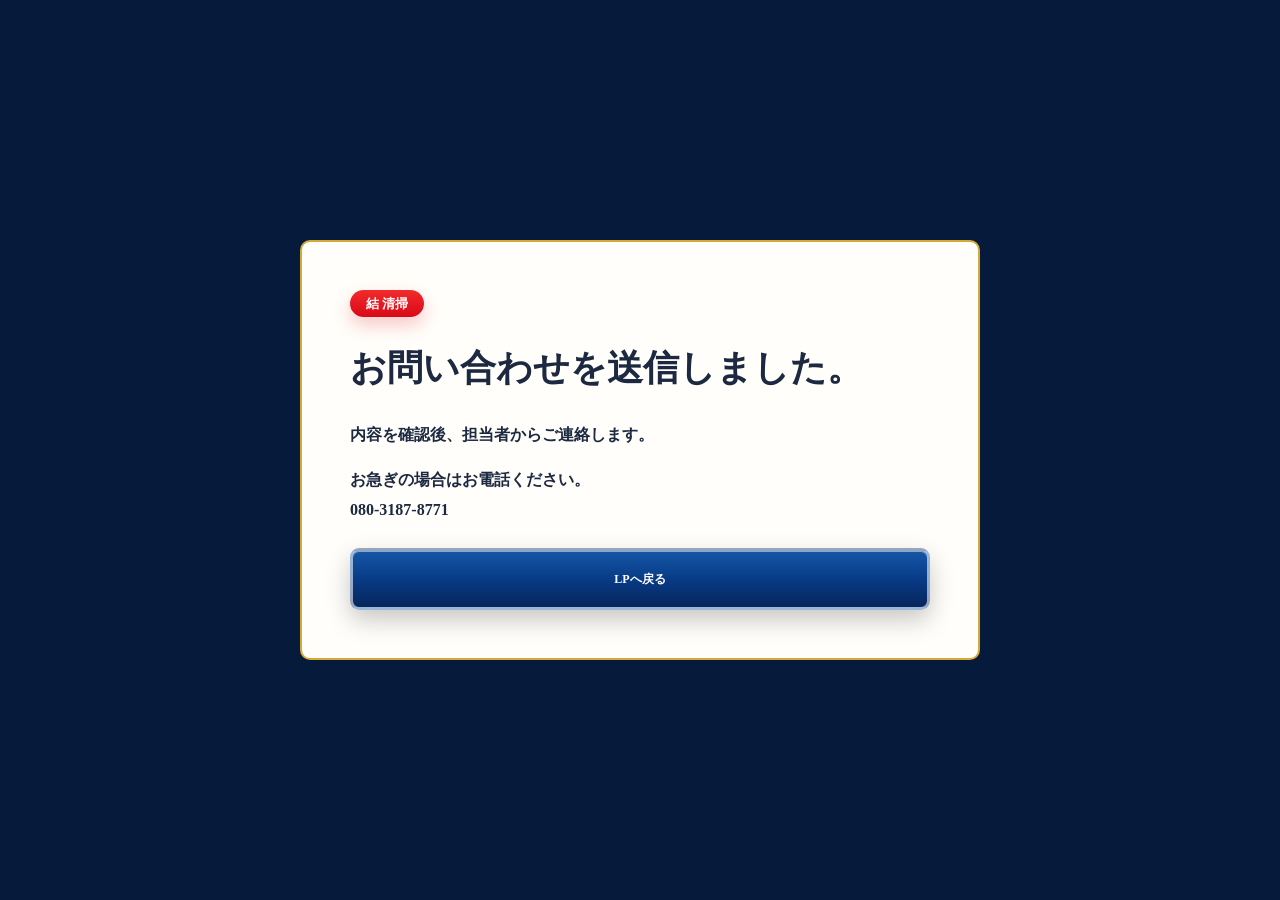
<file: tokushu-clean-hp/thanks.html>
<!doctype html>
<html lang="ja">
  <head>
    <meta charset="utf-8">
    <meta name="viewport" content="width=device-width, initial-scale=1">
    <meta name="robots" content="noindex">
    <title>お問い合わせ送信完了｜結 清掃</title>
    <link rel="stylesheet" href="styles.css?v=20261010-mail1">
  </head>
  <body class="submission-confirmation">
    <main class="submission-confirmation__card">
      <p class="section-label">結 清掃</p>
      <h1><span class="copy-unit">お問い合わせを</span><wbr><span class="copy-unit">送信しました。</span></h1>
      <p><span class="copy-unit">内容を確認後、</span><wbr><span class="copy-unit">担当者から</span><wbr><span class="copy-unit">ご連絡します。</span></p>
      <p><span class="copy-unit">お急ぎの場合は</span><wbr><span class="copy-unit">お電話ください。</span><br><a class="copy-unit" href="tel:08031878771">080-3187-8771</a></p>
      <a class="fv-button fv-button--phone" href="./"><span class="copy-unit">LPへ戻る</span></a>
    </main>
  </body>
</html>
</file>
<file: tokushu-clean-hp/styles.css>
:root {
  --navy: #061a3b;
  --navy-2: #082a5f;
  --navy-3: #0c438e;
  --red: #d90818;
  --red-2: #f22b2b;
  --gold: #d6a936;
  --gold-2: #ffdf48;
  --ink: #07162e;
  --text: #1c2940;
  --muted: #647187;
  --paper: #f8faf0;
  --white: #fffefa;
  --line: rgba(6, 26, 59, .14);
  --shadow: 0 22px 60px rgba(6, 26, 59, .18);
  --radius: 10px;
  --content: min(1120px, calc(100vw - 28px));
}

* {
  box-sizing: border-box;
}

html {
  scroll-behavior: smooth;
}

body {
  margin: 0;
  color: var(--text);
  background: var(--white);
  font-family: "Hiragino Mincho ProN", "Yu Mincho", "YuMincho", "Noto Serif JP", "MS PMincho", serif;
  font-weight: 600;
  line-height: 1.85;
  letter-spacing: 0;
  word-break: keep-all;
  overflow-wrap: normal;
  line-break: strict;
  padding-bottom: 70px;
}

body,
button,
input,
textarea,
select {
  font-family: "Hiragino Mincho ProN", "Yu Mincho", "YuMincho", "Noto Serif JP", "MS PMincho", serif;
}

img {
  display: block;
  max-width: 100%;
  height: auto;
}

a {
  color: inherit;
  text-decoration: none;
}

button,
input,
textarea {
  font: inherit;
}

.container {
  width: var(--content);
  margin-inline: auto;
}

.sr-only {
  position: absolute;
  width: 1px;
  height: 1px;
  padding: 0;
  margin: -1px;
  overflow: hidden;
  clip: rect(0, 0, 0, 0);
  white-space: nowrap;
  border: 0;
}

.br {
  display: block;
}

.text-emphasis-red {
  color: var(--red);
}

.marker-red,
.marker-blue,
.marker-gold {
  display: inline;
  padding-inline: .03em;
  font-weight: 900;
  box-decoration-break: clone;
  -webkit-box-decoration-break: clone;
}

.marker-red {
  color: #c70412;
  background: linear-gradient(transparent 62%, rgba(242, 43, 43, .24) 62%);
}

.marker-blue {
  color: #123c77;
  background: linear-gradient(transparent 63%, rgba(8, 42, 95, .14) 63%);
}

.marker-gold {
  background: linear-gradient(transparent 60%, rgba(255, 223, 72, .5) 60%);
}

.services .marker-gold,
.final-cta .marker-gold {
  color: #fff;
  text-shadow: 0 2px 0 rgba(0, 0, 0, .16);
  background: linear-gradient(transparent 59%, rgba(255, 223, 72, .46) 59%);
}

.hero {
  background:
    linear-gradient(180deg, #ffffff 0, #ffffff 11.8%, var(--navy) 11.8%, #03132d 100%);
}

.hero__stage {
  position: relative;
  container-type: inline-size;
  width: min(100vw, 1672px);
  margin-inline: auto;
  background: #fff;
}

.hero__artwork {
  position: relative;
}

.hero__certification {
  position: absolute;
  z-index: 4;
  right: 56.7%;
  top: .55%;
  width: 19.5%;
  height: 11.4%;
}

.hero__certification img {
  width: 100%;
  height: 100%;
  object-fit: contain;
  object-position: right center;
}

.hero__mobile-brand-row,
.hero__certification-availability {
  display: none;
}

.hero__picture {
  display: block;
  width: 100%;
}

.hero__image {
  display: block;
  width: 100%;
  height: auto;
}

.hero__hotspot {
  position: absolute;
  z-index: 3;
  display: block;
  border-radius: 10px;
}

.hero__hotspot:focus-visible {
  outline: 4px solid var(--gold-2);
  outline-offset: 3px;
}

.hero__hotspot--phone {
  left: 64%;
  top: 1%;
  width: 25%;
  height: 10.7%;
  display: flex;
  flex-direction: column;
  justify-content: center;
  align-items: center;
  gap: .5cqw;
  background: #fff;
  color: var(--ink);
  font-family: "Hiragino Kaku Gothic ProN", "Yu Gothic", sans-serif;
  line-height: 1;
  white-space: nowrap;
  border-radius: 0;
}

.hero__hotspot--phone strong {
  font-size: 2.8cqw;
  font-weight: 900;
  letter-spacing: .01em;
}

.hero__hotspot--phone span {
  font-size: 1.6cqw;
  font-weight: 800;
}

.company-contact-card {
  display: block;
  width: min(100%, 1000px);
  margin: 24px 0 18px;
  background: #fff;
}

.company-contact-card img {
  width: 100%;
  height: auto;
}

.company-contact-card:focus-visible,
.company-details a:focus-visible {
  outline: 3px solid var(--gold-2);
  outline-offset: 4px;
}

.company-details {
  font-style: normal;
  overflow-wrap: normal;
  word-break: keep-all;
}

.company-details a {
  text-decoration: underline;
  text-underline-offset: .2em;
}

.hero__mobile-actions {
  display: grid;
  gap: 10px;
  width: var(--content);
  margin: 12px auto 0;
  padding-bottom: 16px;
}

.hero__service-copy {
  width: var(--content);
  margin: 14px auto 0;
  color: #fff;
  text-align: center;
  font-size: clamp(15px, 2.5vw, 19px);
  line-height: 1.7;
  word-break: keep-all;
}

.service-grid p,
.faq-list p,
.faq-list summary,
.flow-grid h3,
.flow-grid p {
  word-break: keep-all;
  overflow-wrap: normal;
}

.final-cta__copy {
  container-type: inline-size;
}

.final-cta .final-cta__copy h2 {
  font-size: clamp(26px, 9cqw, 52px);
  word-break: keep-all;
  overflow-wrap: normal;
}

.fv-button {
  position: relative;
  min-height: 62px;
  display: grid;
  place-items: center;
  gap: 2px;
  padding: 10px 18px;
  color: #fff;
  text-align: center;
  border-radius: 9px;
  border: 3px solid rgba(255, 255, 255, .58);
  box-shadow:
    inset 0 1px 0 rgba(255, 255, 255, .48),
    0 10px 24px rgba(0, 0, 0, .22);
  transition: transform .18s ease, filter .18s ease;
}

.fv-button:active {
  transform: translateY(1px) scale(.99);
}

.fv-button > span {
  font-size: 12px;
  line-height: 1.2;
  font-weight: 900;
}

.fv-button > strong {
  font-size: clamp(20px, 5vw, 30px);
  line-height: 1.1;
  font-weight: 900;
  letter-spacing: .02em;
}

.fv-button--estimate {
  background: linear-gradient(180deg, #ff3037 0, #d90919 48%, #b70212 100%);
  text-shadow: 2px 2px 0 rgba(80, 0, 0, .34);
}

.fv-button--estimate strong {
  color: var(--gold-2);
}

.fv-button--phone {
  background: linear-gradient(180deg, #1457a7 0, #083a85 52%, #06265b 100%);
}

.trust-band {
  position: relative;
  isolation: isolate;
  overflow: hidden;
  padding: 0;
  color: #fff;
  background: #245983;
  border-top: 8px solid #245983;
  border-bottom: 1px solid rgba(214, 169, 54, .48);
}

.trust-band::before {
  content: "";
  position: absolute;
  top: -1px;
  left: 50%;
  z-index: 2;
  width: min(54vw, 360px);
  height: clamp(42px, 8vw, 78px);
  background: linear-gradient(180deg, #ffe76a 0%, #ffcb05 100%);
  clip-path: polygon(0 0, 100% 0, 50% 100%);
  transform: translateX(-50%);
  filter: drop-shadow(0 8px 0 rgba(225, 165, 0, .44));
  pointer-events: none;
}

.support-promise {
  position: relative;
  z-index: 1;
  overflow: hidden;
  display: grid;
  min-height: 560px;
  grid-template-rows: 1fr auto auto;
  align-items: end;
  background:
    linear-gradient(180deg, rgba(255, 255, 255, .92) 0%, rgba(255, 255, 255, .88) 49%, rgba(255, 247, 172, .98) 50%, rgba(255, 248, 184, 1) 100%);
  box-shadow:
    inset 0 0 0 1px rgba(255, 255, 255, .88),
    0 20px 42px rgba(0, 0, 0, .22);
}

.support-promise__photo {
  position: absolute;
  inset: 0;
  z-index: 0;
}

.support-promise__photo::after {
  content: "";
  position: absolute;
  inset: 0;
  background:
    linear-gradient(90deg, rgba(255, 255, 255, .98) 0%, rgba(255, 255, 255, .9) 31%, rgba(255, 255, 255, .22) 64%, rgba(255, 255, 255, 0) 100%),
    linear-gradient(180deg, rgba(255, 255, 255, .24) 0%, rgba(255, 255, 255, .1) 48%, rgba(255, 245, 153, .9) 55%, rgba(255, 246, 171, .95) 100%);
  pointer-events: none;
}

.support-promise__photo img {
  width: 100%;
  height: 100%;
  object-fit: cover;
  object-position: 70% center;
}

.support-promise__copy {
  position: relative;
  z-index: 1;
  align-self: start;
  max-width: min(760px, 88%);
  padding: 68px 20px 0;
}

.support-promise__lead {
  margin: 0 0 10px;
  color: #050a12;
  font-size: 28px;
  line-height: 1.28;
  font-weight: 900;
  letter-spacing: 0;
  text-shadow:
    0 2px 0 rgba(255, 255, 255, .92),
    0 4px 10px rgba(255, 255, 255, .68);
}

.support-promise__lead span,
.support-promise__lead strong {
  display: block;
}

.support-promise__lead strong {
  color: #245983;
}

.support-promise__main {
  margin: 0;
  color: #050a12;
  font-size: 52px;
  line-height: .92;
  font-weight: 900;
  letter-spacing: 0;
  white-space: nowrap;
  text-shadow:
    0 4px 0 #fff,
    0 9px 16px rgba(0, 0, 0, .16);
}

.support-promise__main strong {
  color: #ef2115;
  font-size: 1.22em;
}

.support-promise__main span {
  display: inline-block;
  margin-inline: .04em .09em;
  font-size: .48em;
}

.support-promise__fees {
  position: relative;
  z-index: 1;
  display: grid;
  grid-template-columns: repeat(3, minmax(0, 1fr));
  gap: clamp(10px, 3vw, 34px);
  width: min(780px, calc(100% - 42px));
  margin: 0 auto;
  transform: translateY(16px);
}

.support-promise__fees p {
  position: relative;
  margin: 0;
  aspect-ratio: 1;
  display: grid;
  place-items: center;
  align-content: center;
  color: #fff;
  text-align: center;
  border-radius: 999px;
  background:
    radial-gradient(circle at 38% 22%, rgba(255, 255, 255, .24) 0, rgba(255, 255, 255, .06) 27%, transparent 29%),
    linear-gradient(160deg, #ff3429 0%, #ee1d12 58%, #cf0b04 100%);
  box-shadow:
    inset 0 2px 0 rgba(255, 255, 255, .24),
    inset 0 -10px 18px rgba(91, 0, 0, .18),
    0 13px 22px rgba(133, 14, 7, .22);
}

.support-promise__fees span {
  display: block;
  margin-bottom: 2px;
  font-size: 18px;
  line-height: 1.05;
  font-weight: 900;
  text-shadow: 0 2px 0 rgba(132, 0, 0, .24);
}

.support-promise__fees strong {
  display: block;
  color: #fff;
  font-size: 54px;
  line-height: .86;
  font-weight: 900;
  letter-spacing: 0;
  text-shadow: 0 4px 0 rgba(123, 0, 0, .22);
}

.support-promise__fees small {
  margin-left: .05em;
  font-size: .34em;
  letter-spacing: 0;
}

.support-promise__bottom {
  position: relative;
  z-index: 1;
  margin: 18px auto 0;
  padding: 18px 18px 24px;
  color: #050a12;
  text-align: center;
  font-size: 31px;
  line-height: 1.08;
  font-weight: 900;
  letter-spacing: 0;
  text-shadow:
    0 4px 0 #fff,
    0 0 0 #fff,
    0 7px 18px rgba(0, 0, 0, .12);
}

.support-promise__bottom span {
  display: block;
}

.section {
  padding: clamp(58px, 9vw, 112px) 0;
}

.section-arrow {
  position: relative;
  z-index: 4;
  height: clamp(30px, 4.8vw, 66px);
  margin-top: -1px;
  margin-bottom: calc(clamp(18px, 3vw, 42px) * -1);
  pointer-events: none;
}

.section-arrow::before,
.section-arrow::after {
  content: "";
  position: absolute;
  left: 50%;
  transform: translateX(-50%);
  clip-path: polygon(0 0, 100% 0, 50% 100%);
  pointer-events: none;
}

.section-arrow::before {
  top: 0;
  width: min(590px, 72vw);
  height: 100%;
  background:
    linear-gradient(180deg, #fff176 0, #ffd317 54%, #d7980f 100%);
  filter: drop-shadow(0 12px 18px rgba(3, 19, 45, .18));
}

.section-arrow::after {
  top: 4px;
  width: min(500px, 62vw);
  height: 58%;
  background: linear-gradient(180deg, rgba(255, 255, 255, .38), rgba(255, 255, 255, 0));
  opacity: .7;
}

.section-head {
  max-width: 760px;
  margin-bottom: clamp(28px, 5vw, 46px);
}

.section-head--center {
  margin-inline: auto;
  text-align: center;
}

.section-label {
  width: fit-content;
  margin: 0 0 16px;
  padding: 6px 16px;
  color: #fff;
  background: linear-gradient(180deg, var(--red-2), var(--red));
  border-radius: 999px;
  box-shadow: 0 8px 18px rgba(217, 8, 24, .22);
  font-size: 13px;
  line-height: 1.2;
  font-weight: 900;
}

.section-head--center .section-label {
  margin-inline: auto;
}

.section-label--gold {
  color: var(--ink);
  background: linear-gradient(180deg, #ffe886, var(--gold));
  box-shadow: 0 8px 18px rgba(214, 169, 54, .25);
}

.section h2,
.final-cta h2 {
  margin: 0;
  color: var(--ink);
  font-size: clamp(29px, 7vw, 52px);
  line-height: 1.35;
  font-weight: 900;
  letter-spacing: 0;
}

.section h3 {
  margin: 0;
  color: var(--ink);
  font-size: clamp(20px, 4.8vw, 26px);
  line-height: 1.45;
  font-weight: 900;
}

.section p {
  margin: 0;
}

.section-head > p:not(.section-label) {
  margin-top: 18px;
  color: var(--muted);
  font-size: clamp(15px, 3.7vw, 18px);
  line-height: 1.9;
}

.results {
  position: relative;
  isolation: isolate;
  overflow: hidden;
  background:
    radial-gradient(circle at 88% 7%, rgba(214, 169, 54, .16), transparent 31%),
    radial-gradient(circle at 6% 18%, rgba(8, 42, 95, .1), transparent 34%),
    linear-gradient(180deg, #edf5ff 0, #fffefa 52%, #f5f8fc 100%);
}

.results::before {
  content: none;
}

.results::after {
  content: "";
  position: absolute;
  left: 0;
  right: 0;
  top: 0;
  z-index: 0;
  height: 1px;
  background: linear-gradient(90deg, transparent, rgba(214, 169, 54, .74), transparent);
  pointer-events: none;
}

.results > .container {
  position: relative;
  z-index: 1;
}

.results-intro {
  position: relative;
  overflow: hidden;
  display: grid;
  grid-template-columns: minmax(0, 1.05fr) minmax(320px, .95fr);
  align-items: stretch;
  margin-bottom: clamp(28px, 5vw, 46px);
  background:
    linear-gradient(90deg, rgba(255, 255, 255, .96), rgba(238, 246, 255, .9) 54%, rgba(255, 253, 241, .86) 100%);
  border-top: 1px solid rgba(214, 169, 54, .24);
  border-bottom: 1px solid rgba(6, 26, 59, .08);
  box-shadow: 0 22px 60px rgba(6, 26, 59, .08);
}

.results .section-head {
  position: relative;
  isolation: isolate;
  display: grid;
  align-content: center;
  max-width: none;
  min-height: 380px;
  margin: 0;
  padding: clamp(28px, 5vw, 56px) clamp(18px, 4vw, 48px) clamp(28px, 5vw, 56px) clamp(28px, 5vw, 62px);
}

.results .section-head::before {
  content: "";
  position: absolute;
  left: 0;
  top: clamp(18px, 3vw, 30px);
  bottom: clamp(12px, 2vw, 22px);
  z-index: 1;
  width: 4px;
  background: linear-gradient(180deg, var(--gold-2), var(--gold) 54%, rgba(214, 169, 54, .2));
  box-shadow: 0 0 24px rgba(214, 169, 54, .36);
}

.results .section-head::after {
  content: none;
}

.results .section-head > * {
  position: relative;
  z-index: 2;
}

.results-intro__visual {
  position: relative;
  overflow: hidden;
  min-height: 380px;
  margin: 0;
}

.results-intro__visual::before {
  content: "";
  position: absolute;
  inset: 0;
  z-index: 1;
  background:
    linear-gradient(90deg, rgba(238, 246, 255, .82), rgba(238, 246, 255, .18) 26%, transparent 56%),
    linear-gradient(180deg, rgba(255, 255, 255, .08), rgba(6, 26, 59, .18));
  pointer-events: none;
}

.results-intro__visual img {
  width: 100%;
  height: 100%;
  object-fit: cover;
  object-position: 66% center;
}

.metrics {
  display: grid;
  gap: 12px;
  margin-bottom: 34px;
}

.metrics article {
  position: relative;
  overflow: hidden;
  min-height: 132px;
  padding: 22px 20px;
  color: #fff;
  background:
    linear-gradient(135deg, rgba(255, 255, 255, .12), transparent 34%),
    linear-gradient(135deg, var(--navy), var(--navy-3));
  border: 2px solid rgba(214, 169, 54, .74);
  border-radius: var(--radius);
  box-shadow: var(--shadow);
}

.metrics article::after {
  content: "";
  position: absolute;
  right: -34px;
  bottom: -44px;
  width: 118px;
  height: 118px;
  border-radius: 50%;
  border: 1px solid rgba(255, 223, 72, .34);
}

.metrics article > span {
  display: block;
  color: var(--gold-2);
  font-size: 15px;
  font-weight: 900;
}

.metrics strong {
  display: block;
  margin-top: 7px;
  font-size: clamp(29px, 8vw, 46px);
  line-height: 1.15;
  font-weight: 900;
}

.metrics b {
  font-size: 1.22em;
}

.metrics .metric-line {
  display: block;
  color: inherit;
}

.metrics p {
  margin-top: 8px;
  color: rgba(255, 255, 255, .82);
  font-size: 13px;
}

.assurance-grid {
  display: grid;
  gap: 18px;
}

.media-card {
  margin: 0;
  overflow: hidden;
  background: #fff;
  border: 1px solid var(--line);
  border-radius: var(--radius);
  box-shadow: 0 16px 38px rgba(6, 26, 59, .14);
}

.media-card img {
  width: 100%;
  aspect-ratio: 16 / 10;
  object-fit: cover;
}

.media-card figcaption {
  display: grid;
  gap: 4px;
  padding: 14px 16px;
  color: var(--ink);
  background: #fff;
}

.media-card figcaption strong {
  font-size: 17px;
  line-height: 1.45;
  font-weight: 900;
}

.media-card figcaption > span {
  color: var(--muted);
  font-size: 13px;
  line-height: 1.6;
}

.media-card--before-after {
  position: relative;
}

.media-card--before-after::before {
  content: "";
  position: absolute;
  left: 50%;
  top: 46%;
  z-index: 2;
  width: clamp(48px, 6vw, 72px);
  height: clamp(48px, 6vw, 72px);
  border: 4px solid #fff;
  border-radius: 999px;
  background: linear-gradient(180deg, var(--red-2), var(--red));
  box-shadow:
    0 12px 28px rgba(6, 26, 59, .24),
    inset 0 2px 0 rgba(255, 255, 255, .28);
  transform: translate(-50%, -50%);
  pointer-events: none;
}

.media-card--before-after::after {
  content: "→";
  position: absolute;
  left: 50%;
  top: 46%;
  z-index: 3;
  color: #fff;
  font-family: Georgia, "Times New Roman", serif;
  font-size: clamp(27px, 4.8vw, 44px);
  line-height: 1;
  font-weight: 900;
  text-shadow: 0 2px 0 rgba(92, 0, 0, .34);
  transform: translate(-50%, -51%);
  pointer-events: none;
}

.media-card--before-after figcaption {
  position: relative;
  z-index: 4;
}

.assurance-list {
  display: grid;
  gap: 12px;
}

.assurance-list article {
  position: relative;
  overflow: hidden;
  display: grid;
  grid-template-columns: minmax(0, 1fr) clamp(138px, 38vw, 188px);
  align-items: stretch;
  min-height: 184px;
  background: #fff;
  border: 1px solid var(--line);
  border-radius: var(--radius);
  box-shadow: 0 12px 28px rgba(6, 26, 59, .08);
}

.assurance-list__copy {
  display: grid;
  align-content: center;
  min-width: 0;
  padding: 22px 20px;
  border-left: 7px solid var(--gold);
}

.assurance-list__photo {
  position: relative;
  margin: 0;
  min-height: 100%;
  overflow: hidden;
  background:
    linear-gradient(135deg, rgba(6, 26, 59, .08), rgba(214, 169, 54, .14));
  border-left: 1px solid rgba(6, 26, 59, .1);
}

.assurance-list__photo::after {
  content: "";
  position: absolute;
  inset: 0;
  background:
    linear-gradient(90deg, rgba(255, 255, 255, .34), transparent 28%),
    linear-gradient(180deg, transparent 64%, rgba(6, 26, 59, .16));
  pointer-events: none;
}

.assurance-list__photo img {
  width: 100%;
  height: 100%;
  min-height: 100%;
  object-fit: cover;
  object-position: 74% center;
}

.assurance-list article:nth-child(1) .assurance-list__photo img {
  object-position: 62% center;
}

.assurance-list article:nth-child(2) .assurance-list__photo img {
  object-position: 58% center;
}

.assurance-list article:nth-child(3) .assurance-list__photo img {
  object-position: 60% center;
}

.assurance-list p {
  margin-top: 10px;
  color: var(--muted);
  font-size: 15px;
  line-height: 1.75;
}

.services {
  color: #fff;
  background:
    radial-gradient(circle at 10% 0, rgba(255, 255, 255, .14), transparent 32%),
    linear-gradient(135deg, #03132d 0, #082a5f 100%);
}

.services h2,
.services h3,
.services .section-head > p:not(.section-label) {
  color: #fff;
}

.services .section-head > p:not(.section-label) {
  color: rgba(255, 255, 255, .82);
}

.services__layout {
  display: grid;
  gap: 28px;
}

.section-head--dark {
  margin-bottom: 0;
}

.services .section-head {
  container-type: inline-size;
}

.services .section-head h2 {
  font-size: clamp(24px, 8.5cqw, 52px);
  hanging-punctuation: none;
}

.services .section-head .br {
  word-break: keep-all;
  overflow-wrap: normal;
}

.services .media-card {
  margin-top: 24px;
  background: rgba(255, 255, 255, .06);
  border-color: rgba(214, 169, 54, .44);
  box-shadow: 0 22px 52px rgba(0, 0, 0, .26);
}

.service-grid {
  display: grid;
  gap: 12px;
}

.service-grid article {
  min-height: 136px;
  padding: 20px;
  color: #fff;
  background: rgba(255, 255, 255, .075);
  border: 1px solid rgba(255, 255, 255, .16);
  border-radius: var(--radius);
  box-shadow: inset 0 0 0 1px rgba(214, 169, 54, .16);
}

.service-grid article > span {
  display: inline-grid;
  place-items: center;
  min-width: 42px;
  height: 30px;
  margin-bottom: 12px;
  color: var(--ink);
  background: var(--gold-2);
  border-radius: 999px;
  font-size: 13px;
  line-height: 1;
  font-weight: 900;
}

.service-grid p {
  margin-top: 6px;
  color: rgba(255, 255, 255, .78);
  font-size: 15px;
  line-height: 1.65;
}

.worries {
  background:
    linear-gradient(180deg, #fff 0, #f7f9fc 100%);
}

.worries__layout {
  display: grid;
  gap: 22px;
}

.faq-list {
  display: grid;
  gap: 12px;
}

.faq-list details {
  overflow: hidden;
  background: #fff;
  border: 1px solid var(--line);
  border-radius: var(--radius);
  box-shadow: 0 10px 26px rgba(6, 26, 59, .08);
}

.faq-list summary {
  cursor: pointer;
  padding: 18px 46px 18px 18px;
  color: var(--ink);
  font-size: 18px;
  line-height: 1.45;
  font-weight: 900;
  list-style: none;
  position: relative;
}

.faq-list summary::-webkit-details-marker {
  display: none;
}

.faq-list summary::after {
  content: "+";
  position: absolute;
  right: 18px;
  top: 50%;
  transform: translateY(-50%);
  width: 24px;
  height: 24px;
  display: grid;
  place-items: center;
  color: #fff;
  background: var(--navy);
  border-radius: 50%;
  font-size: 18px;
  line-height: 1;
}

.faq-list details[open] summary::after {
  content: "-";
  background: var(--red);
}

.faq-list details p {
  padding: 0 18px 20px;
  color: var(--muted);
  font-size: 15px;
  line-height: 1.8;
}

.flow {
  background: #fff;
}

.flow-grid {
  display: grid;
  gap: 14px;
}

.flow-grid article {
  position: relative;
  padding: 24px 20px;
  background:
    linear-gradient(180deg, #fff, #f8fbff);
  border: 1px solid var(--line);
  border-top: 5px solid var(--gold);
  border-radius: var(--radius);
  box-shadow: 0 14px 34px rgba(6, 26, 59, .09);
}

.flow-grid article > span {
  display: inline-block;
  margin-bottom: 12px;
  padding: 4px 13px;
  color: #fff;
  background: var(--navy);
  border-radius: 999px;
  font-size: 13px;
  line-height: 1.3;
  font-weight: 900;
}

.flow-grid p {
  margin-top: 10px;
  color: var(--muted);
  font-size: 15px;
  line-height: 1.75;
}

.flow__image {
  margin-top: 24px;
}

.voices {
  background:
    linear-gradient(180deg, #f7f9fc 0, #fff 100%);
}

.voice-grid {
  display: grid;
  gap: 14px;
}

.voice-grid article {
  padding: 22px 20px;
  background: #fff;
  border: 1px solid var(--line);
  border-radius: var(--radius);
  box-shadow: 0 12px 30px rgba(6, 26, 59, .08);
}

.voice-grid h3 {
  font-size: 19px;
}

.voice-grid p {
  margin-top: 10px;
  color: var(--muted);
  font-size: 15px;
  line-height: 1.75;
}

.voice-card-mobile-break {
  display: inline;
}

.final-cta {
  padding: clamp(58px, 9vw, 112px) 0;
  color: #fff;
  background:
    radial-gradient(circle at 12% 0, rgba(255, 223, 72, .14), transparent 28%),
    linear-gradient(135deg, #03132d, #082a5f 72%, #041a3b);
}

.final-cta h2 {
  color: #fff;
}

.final-cta__layout {
  display: grid;
  gap: 28px;
}

.assurance-grid > *,
.services__layout > *,
.worries__layout > *,
.final-cta__layout > * {
  min-width: 0;
}

.final-cta__copy > p:not(.section-label) {
  margin-top: 18px;
  color: rgba(255, 255, 255, .84);
  font-size: clamp(15px, 3.7vw, 18px);
  line-height: 1.9;
}

.final-cta__buttons {
  display: grid;
  gap: 12px;
  margin-top: 24px;
}

.estimate-form {
  display: grid;
  gap: 14px;
  padding: 20px;
  background: rgba(255, 255, 255, .96);
  border: 2px solid rgba(214, 169, 54, .7);
  border-radius: var(--radius);
  box-shadow: 0 22px 54px rgba(0, 0, 0, .24);
}

.form-row {
  display: grid;
  gap: 6px;
}

.form-row label {
  color: var(--ink);
  font-size: 14px;
  line-height: 1.35;
  font-weight: 900;
}

.form-row input,
.form-row textarea {
  width: 100%;
  color: var(--ink);
  background: #fff;
  border: 1px solid rgba(6, 26, 59, .2);
  border-radius: 8px;
  padding: 12px 13px;
  font-size: 16px;
  line-height: 1.5;
  outline: none;
}

.form-row textarea {
  resize: vertical;
}

.form-row input::placeholder,
.form-row textarea::placeholder {
  color: #727d8f;
}

.form-row input:focus,
.form-row textarea:focus {
  border-color: var(--navy-3);
  box-shadow: 0 0 0 3px rgba(12, 67, 142, .18);
}

.estimate-form button {
  min-height: 58px;
  color: #fff;
  background: linear-gradient(180deg, var(--red-2), var(--red));
  border: 0;
  border-radius: 8px;
  font-size: 18px;
  line-height: 1.2;
  font-weight: 900;
  cursor: pointer;
  box-shadow: 0 12px 24px rgba(217, 8, 24, .25);
}

.estimate-form button:active {
  transform: translateY(1px);
}

.form-note {
  margin: 0;
  color: #586476;
  font-size: 12px;
  line-height: 1.6;
}

.form-honeypot {
  display: none;
}

.estimate-form button:disabled {
  cursor: wait;
  opacity: .7;
}

.form-note[data-state="success"] {
  color: #17613d;
}

.form-note[data-state="error"],
.form-note[data-state="activation-required"] {
  color: #b70212;
}

.submission-confirmation {
  min-height: 100svh;
  display: grid;
  place-items: center;
  padding: 30px 0;
  background: var(--navy);
}

.submission-confirmation__card {
  width: min(680px, calc(100% - 28px));
  padding: clamp(24px, 6vw, 48px);
  background: var(--white);
  border: 2px solid var(--gold);
  border-radius: var(--radius);
}

.submission-confirmation h1 {
  font-size: clamp(24px, 5vw, 36px);
  line-height: 1.5;
}

.submission-confirmation .fv-button {
  margin-top: 24px;
}

.site-footer {
  padding: 30px 0 94px;
  color: rgba(255, 255, 255, .78);
  background: #03132d;
  font-size: 13px;
  line-height: 1.7;
}

.site-footer p {
  margin: 0;
}

.site-footer p + p {
  margin-top: 8px;
}

.sticky-cta {
  position: fixed;
  left: 0;
  right: 0;
  bottom: 0;
  z-index: 20;
  display: grid;
  grid-template-columns: 1fr 1fr;
  gap: 8px;
  padding: 8px;
  background: rgba(255, 255, 255, .96);
  box-shadow: 0 -10px 24px rgba(6, 26, 59, .16);
}

.sticky-cta a {
  min-height: 50px;
  display: grid;
  place-items: center;
  color: #fff;
  border-radius: 8px;
  font-size: 16px;
  line-height: 1;
  font-weight: 900;
}

.sticky-cta__estimate {
  background: linear-gradient(180deg, var(--red-2), var(--red));
}

.sticky-cta__phone {
  background: linear-gradient(180deg, var(--navy-3), var(--navy));
}

@media (min-width: 768px) {
  :root {
    --content: min(1180px, calc(100vw - 56px));
  }

  body {
    padding-bottom: 0;
  }

  .sticky-cta {
    display: none;
  }

  .hero__mobile-actions {
    grid-template-columns: minmax(0, 1.05fr) minmax(0, .95fr);
    width: min(980px, calc(100vw - 56px));
    margin-top: 14px;
    padding-bottom: 18px;
  }

  .support-promise {
    min-height: 610px;
  }

  .support-promise__copy {
    max-width: min(780px, 70%);
    padding: 92px 56px 0;
  }

  .support-promise__lead {
    font-size: 42px;
  }

  .support-promise__main {
    font-size: 88px;
  }

  .support-promise__fees {
    width: min(760px, 70%);
  }

  .support-promise__fees span {
    font-size: 28px;
  }

  .support-promise__fees strong {
    font-size: 88px;
  }

  .support-promise__bottom {
    font-size: 46px;
  }

  .support-promise__bottom span {
    display: inline;
  }

  .metrics {
    grid-template-columns: repeat(3, minmax(0, 1fr));
    gap: 16px;
  }

  .assurance-grid {
    grid-template-columns: 1.05fr .95fr;
    align-items: stretch;
  }

  .media-card--large img {
    height: 100%;
    min-height: 500px;
  }

  .assurance-list {
    gap: 16px;
  }

  .assurance-list article {
    grid-template-columns: minmax(0, 1fr) minmax(172px, .52fr);
    align-items: stretch;
    min-height: 150px;
  }

  .assurance-list__copy {
    display: grid;
    align-content: center;
  }

  .assurance-list__photo {
    min-height: 100%;
  }

  .assurance-list__photo img {
    min-height: 100%;
  }

  .services__layout,
  .worries__layout,
  .final-cta__layout {
    grid-template-columns: minmax(0, .92fr) minmax(0, 1.08fr);
    align-items: start;
  }

  .service-grid {
    grid-template-columns: repeat(2, minmax(0, 1fr));
    gap: 14px;
  }

  .service-grid__wide {
    grid-column: 1 / -1;
  }

  .flow-grid {
    grid-template-columns: repeat(3, minmax(0, 1fr));
  }

  .voice-grid {
    grid-template-columns: repeat(3, minmax(0, 1fr));
  }

  .final-cta__buttons {
    grid-template-columns: 1fr;
  }

  .estimate-form {
    padding: 28px;
  }
}

@media (min-width: 1200px) {
  :root {
    --content: min(1280px, calc(100vw - 96px));
  }

  .section {
    padding-block: 112px;
  }

  .support-promise {
    min-height: 680px;
  }

  .support-promise__copy {
    max-width: 800px;
    padding: 112px 64px 0;
  }

  .support-promise__lead {
    font-size: 52px;
  }

  .support-promise__main {
    font-size: 112px;
  }

  .support-promise__fees {
    width: min(790px, 70%);
  }

  .support-promise__fees span {
    font-size: 34px;
  }

  .support-promise__fees strong {
    font-size: 112px;
  }

  .support-promise__bottom {
    font-size: 58px;
  }

  .service-grid article {
    min-height: 154px;
  }

  .assurance-list article {
    min-height: 172px;
  }
}

@media (max-width: 767px) {
  .hero__mobile-brand-row {
    display: flex;
    align-items: center;
    justify-content: space-between;
    padding: 6px 12px;
    background: #fff;
  }

  .hero__mobile-brand {
    position: relative;
    width: 32%;
    aspect-ratio: 340 / 120;
    overflow: hidden;
  }

  .hero__mobile-brand img {
    position: absolute;
    width: 491.765%;
    max-width: none;
    top: 0;
    left: 0;
  }

  .hero__mobile-phone {
    display: grid;
    gap: 4px;
    text-align: center;
    color: var(--ink);
    font-family: "Hiragino Kaku Gothic ProN", "Yu Gothic", sans-serif;
    line-height: 1.2;
    white-space: nowrap;
  }

  .hero__mobile-phone strong {
    font-size: 5.2cqw;
    font-weight: 900;
  }

  .hero__mobile-phone span {
    font-size: 2.8cqw;
  }

  .hero__certification {
    position: static;
    display: grid;
    grid-template-columns: 1fr 1fr;
    align-items: center;
    gap: 6px;
    width: 100%;
    height: auto;
    padding: 0 12px 6px;
    background: #fff;
  }

  .hero__certification > img {
    width: 100%;
    height: auto;
  }

  .hero__certification-availability {
    display: block;
    position: relative;
    aspect-ratio: 310 / 120;
    overflow: hidden;
  }

  .hero__certification-availability img {
    position: absolute;
    width: 539.355%;
    max-width: none;
    height: auto;
    top: 0;
    left: -235.484%;
  }

  .hero__picture {
    overflow: hidden;
  }

  .hero__image {
    margin-top: -14cqw;
  }

  .hero__artwork .hero__hotspot--phone {
    display: none;
  }

  .hero__hotspot--phone strong {
    font-size: 3.7cqw;
  }

  .hero__hotspot--phone span {
    font-size: 2.4cqw;
  }

  html,
  body {
    width: 100%;
    max-width: 100%;
    overflow-x: hidden;
  }

  .section-head {
    margin-bottom: 26px;
  }

  .section-arrow {
    height: 34px;
    margin-bottom: -20px;
  }

  .section-arrow::before {
    width: 72vw;
  }

  .section-arrow::after {
    width: 58vw;
  }

  .trust-band {
    border-top-width: 6px;
  }

  .hero__image {
    aspect-ratio: 941 / 1672;
  }

  .trust-band::before {
    width: 68vw;
    height: 44px;
  }

  .support-promise {
    min-height: 540px;
    grid-template-rows: auto auto auto;
    align-content: end;
  }

  .support-promise__photo img {
    object-position: 72% center;
  }

  .support-promise__photo::after {
    background:
      linear-gradient(90deg, rgba(255, 255, 255, .98) 0%, rgba(255, 255, 255, .9) 40%, rgba(255, 255, 255, .28) 70%, rgba(255, 255, 255, .02) 100%),
      linear-gradient(180deg, rgba(255, 255, 255, .28) 0%, rgba(255, 255, 255, .12) 43%, rgba(255, 245, 153, .92) 55%, rgba(255, 246, 171, .98) 100%);
  }

  .support-promise__fees {
    width: min(318px, calc(100% - 38px));
    gap: 6px;
    transform: none;
  }

  .support-promise__copy {
    align-self: auto;
    margin-bottom: 18px;
    padding-top: 0;
  }

  .support-promise__fees span {
    font-size: 16px;
  }

  .support-promise__fees strong {
    font-size: 48px;
  }

  .support-promise__bottom {
    margin-top: 10px;
    padding-bottom: 18px;
  }

  .results .section-head {
    margin-bottom: 32px;
  }

  .results-intro {
    grid-template-columns: 1fr;
    margin-bottom: 32px;
  }

  .results .section-head {
    min-height: 0;
    margin-bottom: 0;
    padding: 30px 20px 28px 28px;
  }

  .results-intro__visual {
    min-height: 210px;
  }

  .results-intro__visual::before {
    background:
      linear-gradient(180deg, rgba(238, 246, 255, .9), rgba(238, 246, 255, .12) 28%, transparent 58%),
      linear-gradient(180deg, transparent, rgba(6, 26, 59, .14));
  }

  .results-intro__visual img {
    object-position: 64% center;
  }

  .section h2,
  .final-cta h2 {
    font-size: clamp(28px, 8vw, 34px);
  }

  .section h3 {
    font-size: clamp(20px, 5.8vw, 24px);
  }

  .voices .section-head h2 {
    line-height: 1.42;
  }

  .voices .voice-title-mobile-break,
  .voices .voice-copy-mobile-break {
    display: block;
  }

  .voice-grid {
    width: 100%;
    min-width: 0;
  }

  .voice-grid article {
    width: 100%;
    max-width: 100%;
    min-width: 0;
    overflow: hidden;
  }

  .voice-grid h3,
  .voice-grid p {
    max-width: 100%;
    min-width: 0;
  }

  .voice-grid p,
  .voice-grid p .br,
  .voice-card-mobile-break {
    overflow-wrap: normal;
    word-break: keep-all;
    line-break: strict;
  }

  .voice-card-mobile-break {
    display: block;
  }

  .final-cta__layout {
    width: var(--content);
    max-width: var(--content);
    min-width: 0;
    margin-inline: auto;
    grid-template-columns: minmax(0, 1fr);
    overflow-x: clip;
  }

  .final-cta__copy,
  .final-cta__buttons,
  .final-cta__buttons .fv-button {
    width: 100%;
    max-width: 100%;
    min-width: 0;
  }

  .estimate-form,
  .form-row {
    width: 100%;
    max-width: 100%;
    min-width: 0;
  }

  .estimate-form {
    overflow: hidden;
    padding: 16px;
    justify-self: stretch;
  }

  .form-row input,
  .form-row textarea,
  .estimate-form button {
    display: block;
    width: 100%;
    inline-size: 100%;
    max-width: 100%;
    max-inline-size: 100%;
    min-width: 0;
  }

  .form-row input,
  .form-row textarea {
    padding-inline: 12px;
    overflow: hidden;
  }

  .fv-button > span,
  .fv-button > strong,
  .form-row label,
  .form-row input::placeholder,
  .form-row textarea::placeholder {
    max-width: 100%;
    overflow-wrap: normal;
  }

  .form-row textarea {
    overflow-wrap: normal;
  }

  .form-row textarea::placeholder,
  .form-note {
    white-space: normal;
    overflow-wrap: normal;
    word-break: keep-all;
  }

  .form-note {
    max-width: 100%;
    min-width: 0;
  }

  .media-card--before-after::before,
  .media-card--before-after::after {
    top: 42%;
  }

  .media-card img {
    aspect-ratio: 4 / 3;
  }

  .hero__hotspot {
    min-height: 24px;
  }

  .hero__hotspot--phone {
    left: 66%;
    top: 1.2%;
    width: 33%;
    height: 5.8%;
  }

  .section-head > p:not(.section-label),
  .assurance-list p,
  .service-grid p,
  .faq-list details p,
  .flow-grid p,
  .voice-grid p,
  .final-cta__copy > p:not(.section-label),
  .media-card figcaption > span {
    overflow-wrap: normal;
  }
}

@media (max-width: 380px) {
  :root {
    --content: min(100vw - 20px, 360px);
  }

  .support-promise {
    min-height: 520px;
  }

  .support-promise__copy {
    padding-top: 0;
  }

  .support-promise__lead {
    font-size: 25px;
  }

  .support-promise__main {
    font-size: 48px;
  }

  .support-promise__fees strong {
    font-size: 49px;
  }

  .support-promise__bottom {
    font-size: 28px;
  }

  .fv-button > strong {
    font-size: 19px;
  }
}

@media (prefers-reduced-motion: reduce) {
  html {
    scroll-behavior: auto;
  }

  *,
  *::before,
  *::after {
    transition-duration: .01ms !important;
    animation-duration: .01ms !important;
    animation-iteration-count: 1 !important;
  }
}


/* Copy breaks only at editorial phrase boundaries. Keep particles with words. */
.metrics article {
  container-type: inline-size;
}

.metrics strong {
  font-size: clamp(26px, 14cqw, 46px);
}

.copy-unit {
  display: inline-block;
  white-space: nowrap;
  word-break: keep-all;
  overflow-wrap: normal;
  vertical-align: baseline;
}

.media-card figcaption,
.media-card figcaption > strong,
.media-card figcaption > span,
.flow-grid article,
.voice-grid article {
  min-width: 0;
}

.media-card figcaption > strong {
  font-size: clamp(16px, 2vw, 19px);
  line-height: 1.65;
}

.media-card figcaption > span {
  font-size: 14px;
  line-height: 1.85;
}

.media-card--large {
  display: flex;
  flex-direction: column;
}

.media-card--large img {
  flex: 1;
  height: auto;
  min-height: 0;
}

.media-card--large figcaption {
  flex: none;
}

/* Narrow columns become full-width cards before their copy gets cramped. */
@media (min-width: 768px) and (max-width: 1100px) {
  .results-intro,
  .assurance-grid,
  .services__layout,
  .worries__layout,
  .final-cta__layout {
    grid-template-columns: minmax(0, 1fr);
  }

  .media-card--large img {
    height: auto;
    min-height: 0;
  }

  .flow-grid,
  .voice-grid {
    grid-template-columns: minmax(0, 1fr);
  }

  .support-promise__copy {
    max-width: 100%;
  }

  .support-promise__lead {
    font-size: clamp(28px, 4vw, 42px);
  }
}

.assurance-list__copy {
  container-type: inline-size;
}

.assurance-list__copy h3 {
  font-size: clamp(18px, 12cqw, 24px);
}

@media (max-width: 767px) {
  .assurance-list article {
    grid-template-columns: minmax(0, 1fr) 32%;
  }

  /* Center each mobile crop on the staff member rather than the background. */
  .assurance-list article:nth-child(1) .assurance-list__photo img {
    object-position: 80% center;
  }

  .assurance-list article:nth-child(2) .assurance-list__photo img {
    object-position: 75% center;
  }

  .assurance-list article:nth-child(3) .assurance-list__photo img {
    object-position: 75% center;
  }

  .assurance-list__copy {
    padding: 18px 12px;
  }

  .support-promise__copy {
    max-width: 100%;
  }

  .support-promise__lead {
    font-size: clamp(23px, 6.3vw, 28px);
  }

  .voice-grid h3 {
    font-size: 19px;
  }
}

/* A short placeholder avoids splitting an instructional sentence in the field. */
.form-row textarea {
  word-break: normal;
  overflow-wrap: break-word;
}

.form-row textarea::placeholder {
  white-space: nowrap;
}
</file>
